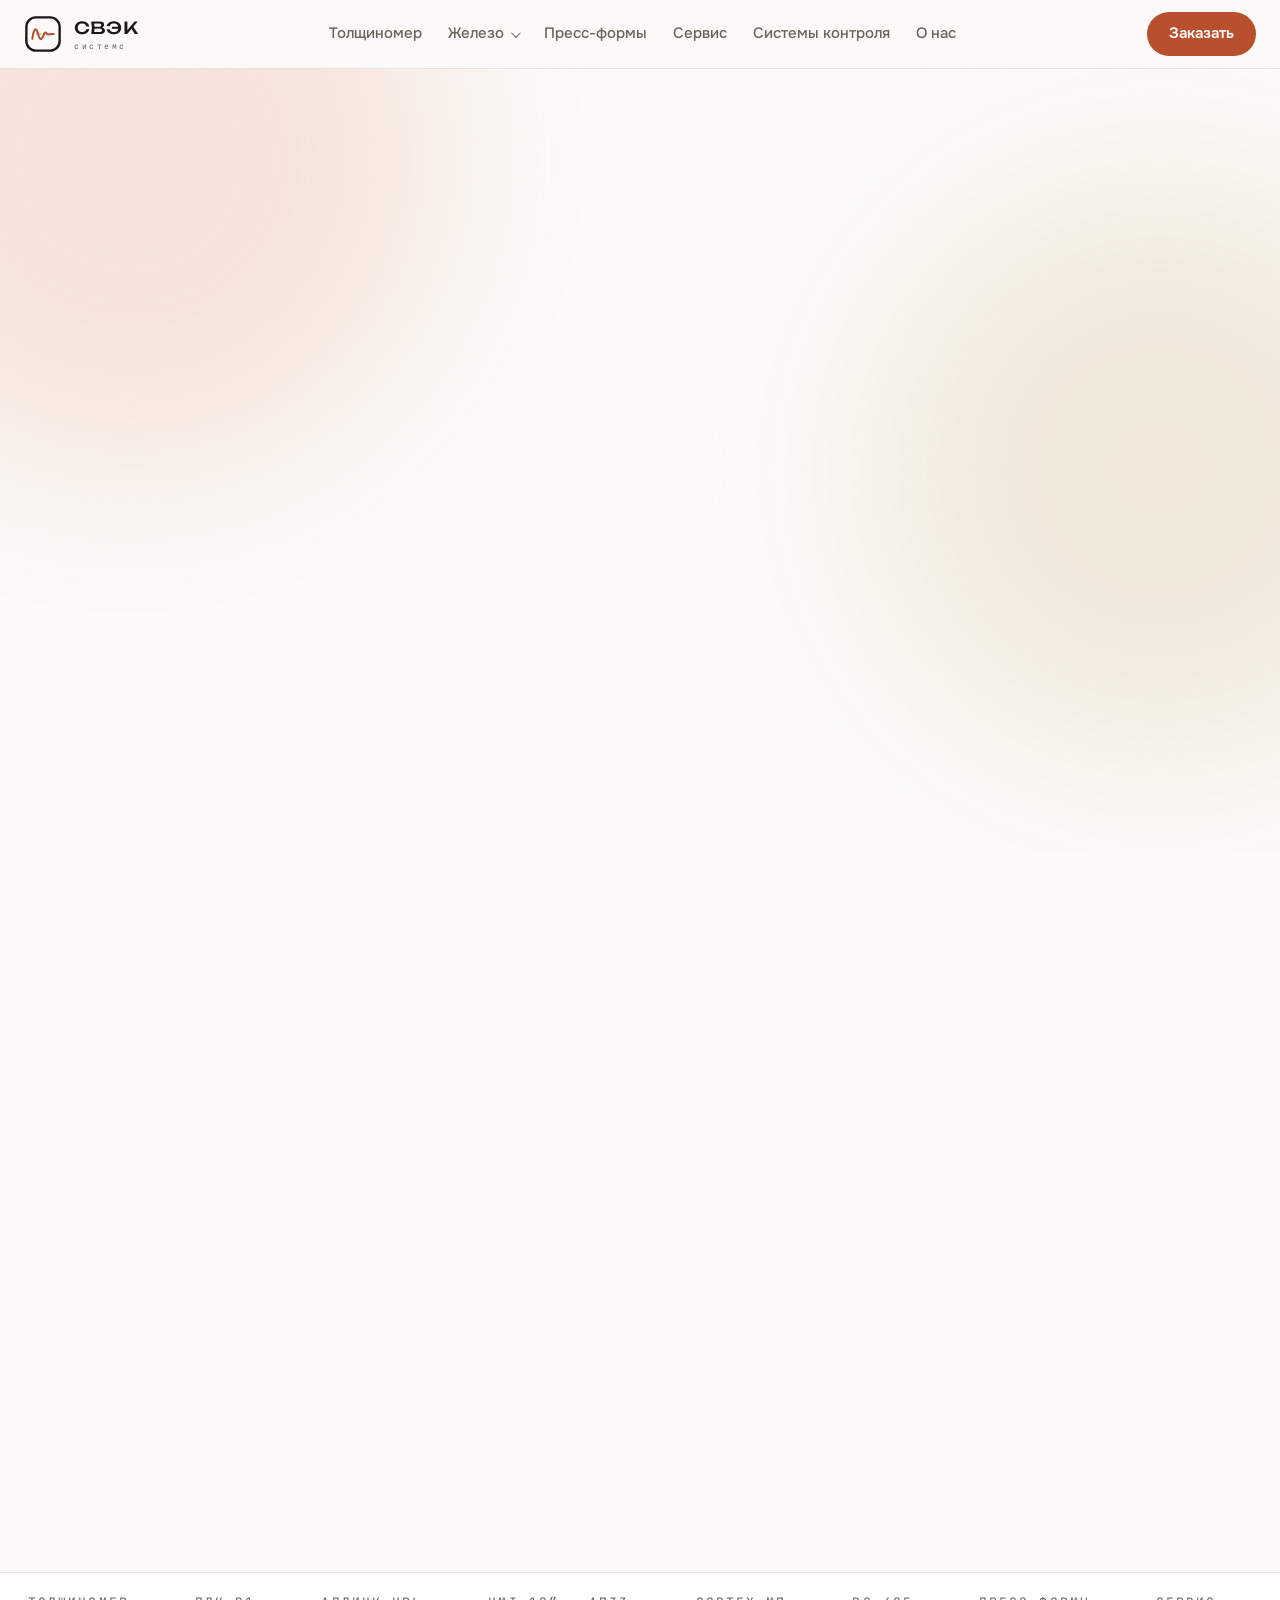
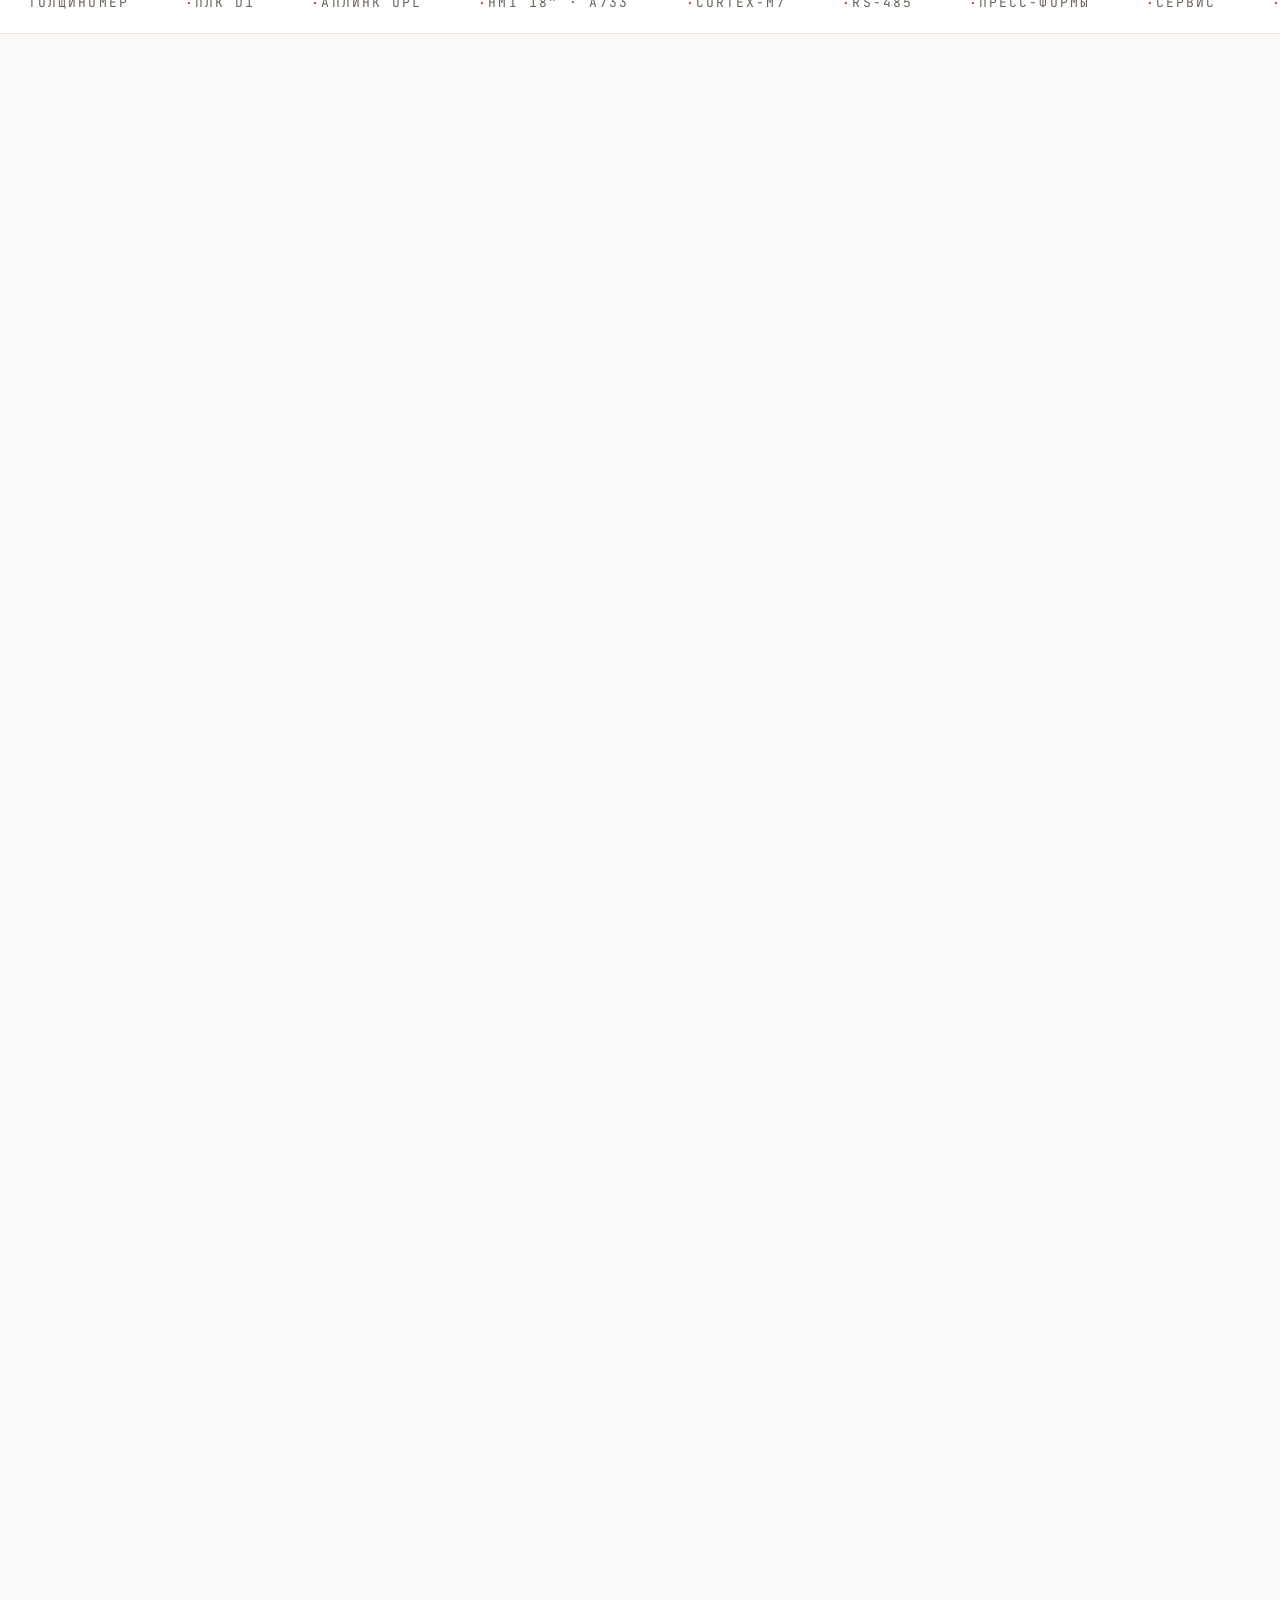
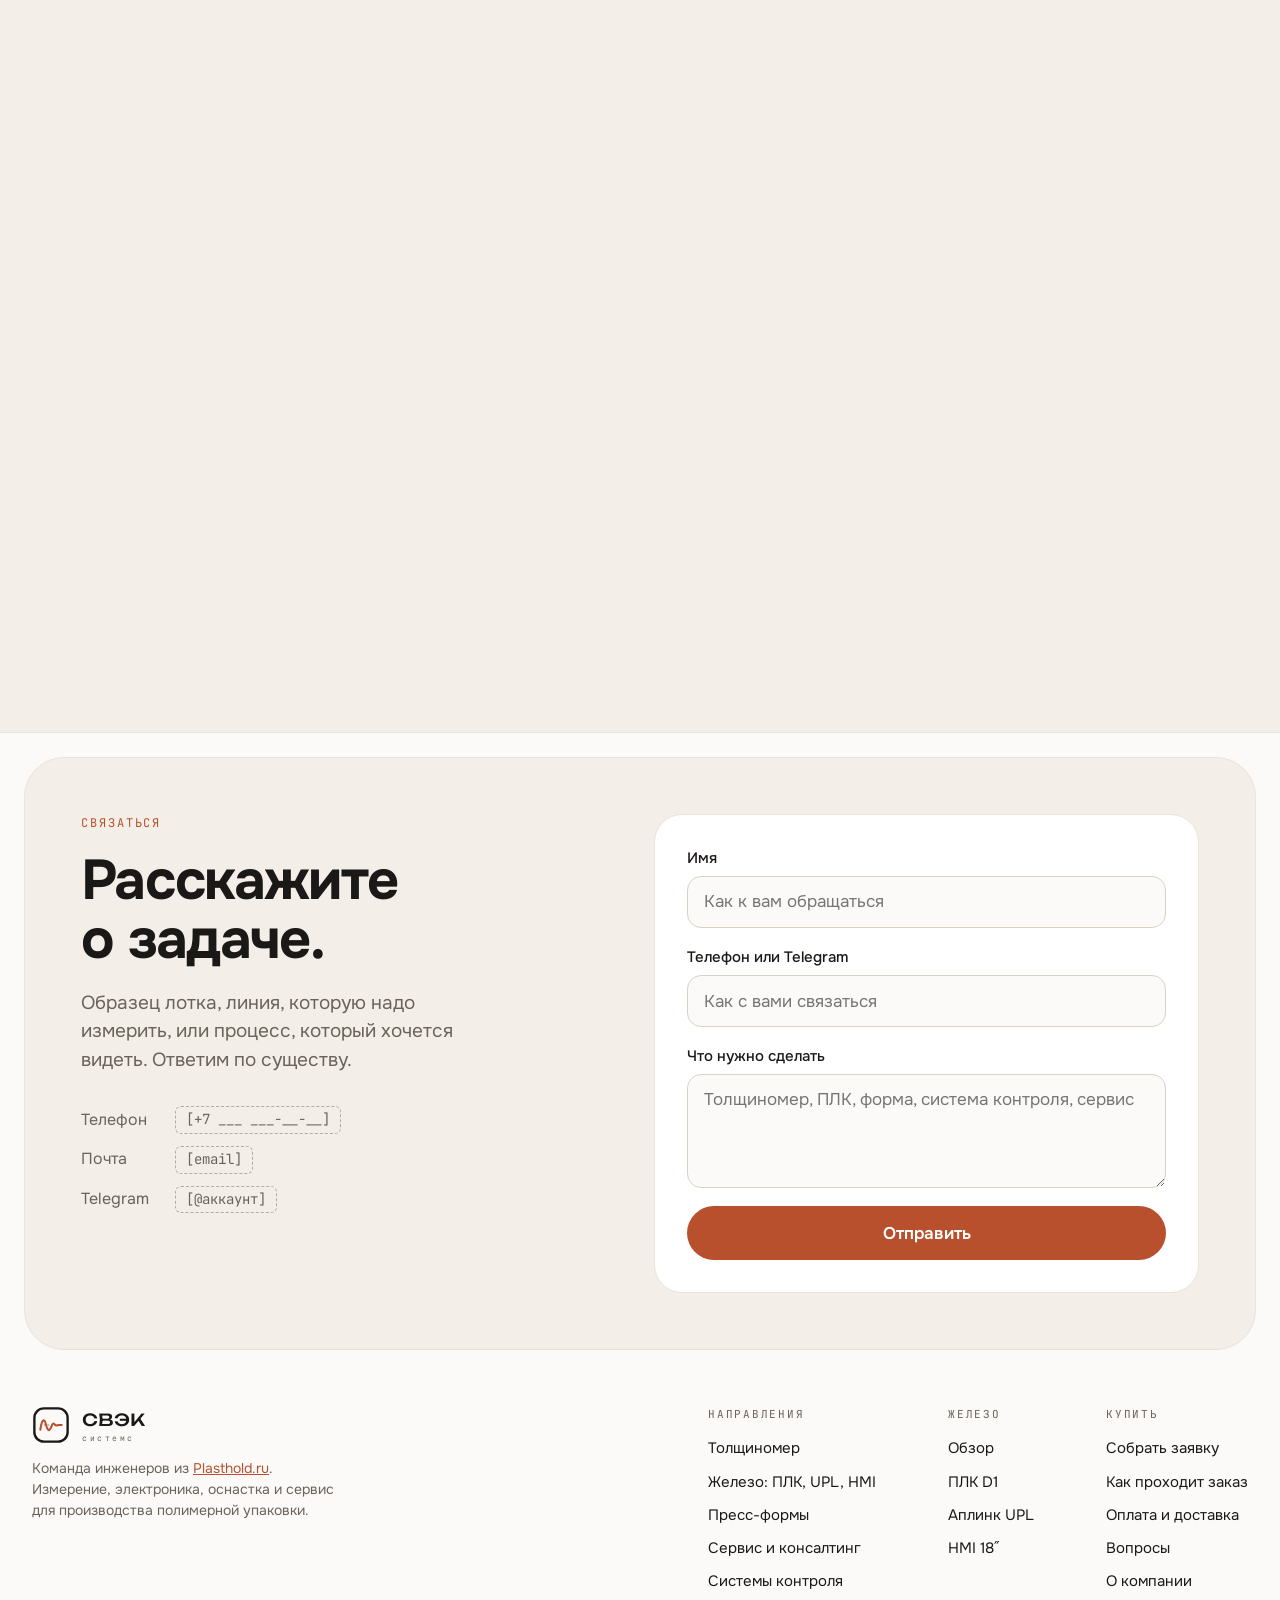
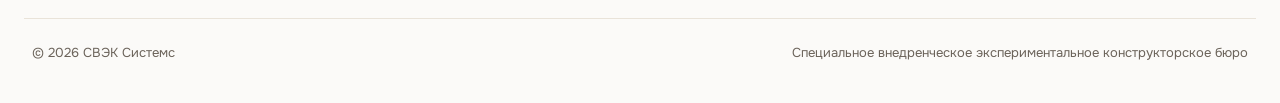
<file: index.html>
<!doctype html>
<html lang="ru">
<head>
<meta charset="utf-8">
<meta name="viewport" content="width=device-width,initial-scale=1">
<title>СВЭК Системс · Инженеры, которые делают упаковку</title>
<meta name="description" content="СВЭК: команда инженеров из Plasthold.ru. Толщиномер, ПЛК, HMI, пресс-формы и сервис для производства полимерной упаковки.">
<script>(function(){var d=document.documentElement;d.classList.add('js');try{if(sessionStorage.getItem('swek_intro'))d.classList.add('nopre');}catch(e){}})();</script>
<link rel="preconnect" href="https://fonts.googleapis.com">
<link rel="preconnect" href="https://fonts.gstatic.com" crossorigin>
<link href="https://fonts.googleapis.com/css2?family=JetBrains+Mono:wght@400;500&family=Onest:wght@400;500;600;700&family=Unbounded:wght@400;500&display=swap" rel="stylesheet">
<link rel="stylesheet" href="site.css">
<style></style>
</head>
<body>
<div id="pre" aria-hidden="true"><iframe data-src="logo.html" title="" tabindex="-1"></iframe><button id="preSkip" type="button">Пропустить</button></div>
<div id="app" style="width:100%;background:#FBFAF8;color:#1B1917;font-family:'Onest',system-ui,sans-serif;font-size:17px;line-height:1.55">
<header class="hdr"><div class="hdr-in"><a class="brand" href="index.html" aria-label="СВЭК Системс, на главную"><svg width="38" height="38" viewBox="0 0 64 64" aria-hidden="true"><rect x="4" y="4" width="56" height="56" rx="16" fill="none" stroke="#1B1917" stroke-width="4"/><line x1="14" y1="32" x2="50" y2="32" stroke="#8A8178" stroke-width="2" stroke-dasharray="3 3"/><path d="M14 40 C17 20 21 20 24 33 C27 44 30 42 33 34 C35 28 37 29 39 32 C41 34 43 32 45 32 H50" fill="none" stroke="#B8502E" stroke-width="3.5" stroke-linecap="round" stroke-linejoin="round"/></svg><span style="display:flex;flex-direction:column;gap:3px"><span style="font-family:'Unbounded',sans-serif;font-size:22px;line-height:1;letter-spacing:.01em">свэк</span><span style="font-family:'JetBrains Mono',monospace;font-size:8px;letter-spacing:.32em;color:#6B635A">системс</span></span></a><nav class="nv" id="navMain" aria-label="Основное меню"><a class="l" href="gauge.html">Толщиномер</a><div class="dd"><a class="" href="hardware.html">Железо</a><div class="dd-m"><a href="hardware.html">Обзор <small>ПЛК · UPL · HMI</small></a><a href="d1.html">ПЛК D1 <small>Cortex-M7</small></a><a href="upl.html">Аплинк UPL <small>мост</small></a><a href="hmi.html">HMI 18″ <small>A733</small></a></div></div><a class="l" href="molds.html">Пресс-формы</a><a class="l" href="service.html">Сервис</a><a class="l" href="control.html">Системы контроля</a><a class="l" href="index.html#about">О нас</a></nav><a class="cta hdr-cta" href="order.html#configurator">Заказать</a><button id="navBtn" aria-label="Меню" aria-expanded="false" aria-controls="navMain"><svg width="22" height="22" viewBox="0 0 22 22" fill="none" stroke="#1B1917" stroke-width="2" stroke-linecap="round"><path d="M3 6H19M3 11H19M3 16H19"/></svg></button></div></header>
<main>
<section style="position:relative;overflow:hidden;padding:clamp(56px,8vw,104px) 0 40px">
<div class="glow" style="width:620px;height:620px;left:-180px;top:-220px;background:#F3D9CC;opacity:.7"></div>
<div class="glow" style="width:560px;height:560px;right:-160px;top:120px;background:#EFE6D6;opacity:.9"></div>
<div class="wrap" style="position:relative;text-align:center">
<div class="eyebrow rv" style="margin-bottom:28px">СВЭК · инженеры из Plasthold.ru</div>
<h1 class="h1 rv" style="font-size:clamp(44px,8.4vw,116px);line-height:.98">Инженеры,<br><span style="color:#B8502E">которые знают,<br>что делают.</span></h1>
<p class="lead rv" style="max-width:860px;margin:36px auto 0;font-size:clamp(18px,2.1vw,24px)">СВЭК — сильная команда инженеров, выросшая внутри <a href="https://plasthold.ru" style="color:#1B1917;font-weight:600">Plasthold.ru</a>, ведущего производителя полимерной упаковки в России и странах СНГ. Мы делаем измерение, электронику и оснастку для линий, на которых сами работаем каждый день.</p>
<div class="rv" style="display:flex;flex-wrap:wrap;justify-content:center;gap:14px;margin-top:44px">
<a class="btn btn-primary" href="gauge.html">Смотреть толщиномер</a>
<a class="btn btn-ghost" href="order.html#configurator">Собрать заявку</a>
</div>
</div>
</section>

<section style="padding:24px 0 72px">
<div class="wrap">
<div class="rv" style="position:relative;border-radius:44px;background:#1B1917;color:#FBFAF8;padding:clamp(24px,4vw,48px);overflow:hidden;box-shadow:0 50px 100px -50px rgba(27,25,23,.6)">
<div style="display:flex;flex-wrap:wrap;justify-content:space-between;align-items:flex-end;gap:16px 32px">
<div><div class="cap" style="color:#B5ABA0">Профиль толщины плёнки по ширине · живая картинка</div>
<div id="lpRead" style="font-size:clamp(44px,7vw,96px);font-weight:700;letter-spacing:-.04em;line-height:1;margin-top:10px;color:#E39A7E">+0,0 %</div></div>
<div style="text-align:right"><div class="cap" style="color:#B5ABA0">Положение датчика</div><div id="lpPos" style="font-size:26px;font-weight:700;letter-spacing:-.02em;margin-top:6px">0 % ширины</div></div>
</div>
<svg id="liveProfile" viewBox="0 0 900 260" width="100%" style="display:block;margin-top:24px" role="img" aria-label="Анимация: профиль толщины плёнки и каретка толщиномера">
<rect x="0" y="0" width="900" height="260" rx="18" fill="#24201E"/>
<g stroke="#3A3532" stroke-width="1"><line x1="40" y1="140" x2="860" y2="140" stroke-dasharray="4 6"/><line x1="40" y1="88" x2="860" y2="88"/><line x1="40" y1="192" x2="860" y2="192"/></g>
<text x="40" y="80" font-family="JetBrains Mono, monospace" font-size="11" fill="#8A8178">+2 %</text>
<text x="40" y="208" font-family="JetBrains Mono, monospace" font-size="11" fill="#8A8178">−2 %</text>
<rect x="40" y="6" width="820" height="6" rx="3" fill="#3A3532"/>
<path class="lp-path" d="" fill="none" stroke="#E39A7E" stroke-width="3.5" stroke-linecap="round" stroke-linejoin="round"/>
<line class="lp-stem" x1="100" y1="24" x2="100" y2="140" stroke="#E39A7E" stroke-width="2"/>
<rect class="lp-car" x="82" y="8" width="36" height="16" rx="5" fill="#B8502E"/>
<circle class="lp-dot" cx="100" cy="140" r="9" fill="#24201E" stroke="#E39A7E" stroke-width="3.5"/>
</svg>
<div style="display:flex;flex-wrap:wrap;gap:12px;margin-top:20px"><span class="dchip">Ёмкостный метод</span><span class="dchip">Лазерный метод</span><span class="dchip">Без контакта с плёнкой</span><span class="dchip">Каретка поперёк ширины</span></div>
</div>
</div>
</section>

<div class="mq" aria-hidden="true"><div class="mq-t"><span>Толщиномер<b>·</b>ПЛК D1<b>·</b>Аплинк UPL<b>·</b>HMI 18″ · A733<b>·</b>Cortex-M7<b>·</b>RS-485<b>·</b>Пресс-формы<b>·</b>Сервис<b>·</b>Plasthold.ru<b>·</b></span><span>Толщиномер<b>·</b>ПЛК D1<b>·</b>Аплинк UPL<b>·</b>HMI 18″ · A733<b>·</b>Cortex-M7<b>·</b>RS-485<b>·</b>Пресс-формы<b>·</b>Сервис<b>·</b>Plasthold.ru<b>·</b></span><span>Толщиномер<b>·</b>ПЛК D1<b>·</b>Аплинк UPL<b>·</b>HMI 18″ · A733<b>·</b>Cortex-M7<b>·</b>RS-485<b>·</b>Пресс-формы<b>·</b>Сервис<b>·</b>Plasthold.ru<b>·</b></span><span>Толщиномер<b>·</b>ПЛК D1<b>·</b>Аплинк UPL<b>·</b>HMI 18″ · A733<b>·</b>Cortex-M7<b>·</b>RS-485<b>·</b>Пресс-формы<b>·</b>Сервис<b>·</b>Plasthold.ru<b>·</b></span></div></div>

<section id="about" class="sec">
<div class="wrap">
<div class="eyebrow rv">Кто мы</div>
<h2 class="h2 rv" style="margin-top:20px;max-width:1000px">Мы не вендор со стороны.<br>Мы сами делаем упаковку.</h2>
<p class="lead rv" style="max-width:820px;margin-top:24px">Всё началось в производстве. Plasthold.ru выпускает полимерную упаковку для России и стран СНГ. Когда готового инструмента не хватало, инженеры делали его сами. Так появились собственные формы, приборы и контроллеры. Теперь они доступны и вам.</p>
<div class="fx" style="margin-top:56px;align-items:stretch">
<div class="card rv" style="flex:1 1 440px;min-width:0;padding:clamp(28px,4vw,48px);background:#1B1917;color:#FBFAF8;border-color:#1B1917;display:flex;flex-direction:column;gap:18px">
<div class="cap" style="color:#B5ABA0">Основа</div>
<div style="font-family:'Unbounded',sans-serif;font-size:clamp(30px,4vw,48px);line-height:1;letter-spacing:.01em">Plasthold<span style="color:#E39A7E">.ru</span></div>
<p class="txt" style="color:#C9C1B6;font-size:18px">Ведущий производитель полимерной упаковки в России и странах СНГ. Термоформовка лотков, экструзия, гранулирование, модификаторы и собственный инструментальный цех.</p>
<div style="display:flex;flex-wrap:wrap;gap:10px"><span class="dchip">Термоформовка</span><span class="dchip">Экструзия</span><span class="dchip">Гранулирование</span><span class="dchip">Модификаторы</span><span class="dchip">Инструментальный цех</span></div>
<a href="https://plasthold.ru" class="btn btn-light" style="align-self:flex-start;margin-top:8px">plasthold.ru</a>
</div>
<div class="card rv" style="flex:1 1 440px;min-width:0;padding:clamp(28px,4vw,48px);display:flex;flex-direction:column;gap:18px">
<div class="cap">Команда</div>
<div style="display:flex;align-items:center;gap:16px"><svg width="64" height="64" viewBox="0 0 64 64" aria-hidden="true"><rect x="4" y="4" width="56" height="56" rx="16" fill="none" stroke="#1B1917" stroke-width="4"/><line x1="14" y1="32" x2="50" y2="32" stroke="#8A8178" stroke-width="2" stroke-dasharray="3 3"/><path d="M14 40 C17 20 21 20 24 33 C27 44 30 42 33 34 C35 28 37 29 39 32 C41 34 43 32 45 32 H50" fill="none" stroke="#B8502E" stroke-width="3.5" stroke-linecap="round" stroke-linejoin="round"/></svg><div style="font-family:'Unbounded',sans-serif;font-size:clamp(30px,4vw,48px);line-height:1">свэк</div></div>
<p class="txt" style="font-size:18px">Специальное внедренческое экспериментальное конструкторское бюро. Инженеры-электронщики, программисты, конструкторы оснастки и технологи. Всё, что мы продаём, мы сначала запускаем на своих линиях.</p>
<div style="display:flex;flex-wrap:wrap;gap:10px"><span class="chip"><i></i>Электроника</span><span class="chip"><i></i>Прошивки</span><span class="chip"><i></i>Оснастка</span><span class="chip"><i></i>Технология</span></div>
</div>
</div>

<div class="fx" style="margin-top:20px">
<div class="card rv tile" style="flex:1 1 240px"><div class="num">01</div><div class="ttl">Знаем боль изнутри</div><p class="txt">Простои, брак, разнотолщинность, ручной учёт. Мы с этим живём, а не изучаем по презентациям.</p></div>
<div class="card rv tile" style="flex:1 1 240px"><div class="num">02</div><div class="ttl">Делаем своё</div><p class="txt">Контроллер, аплинк, панель, прибор и оснастка разработаны у нас. От схемы и прошивки до корпуса и формы.</p></div>
<div class="card rv tile" style="flex:1 1 240px"><div class="num">03</div><div class="ttl">Проверяем на себе</div><p class="txt">Каждое решение сначала работает на линиях Plasthold.ru. Потом попадает к вам, уже с практикой.</p></div>
<div class="card rv tile" style="flex:1 1 240px"><div class="num">04</div><div class="ttl">Остаёмся рядом</div><p class="txt">Поддержка идёт напрямую от разработчиков, без цепочки посредников.</p></div>
</div>

<div class="card rv" style="margin-top:20px;padding:clamp(24px,3.5vw,40px)">
<div class="cap" style="margin-bottom:18px">Plasthold.ru в цифрах</div>
<div class="fx" style="gap:28px 40px">
<div style="flex:1 1 200px"><div class="stat"><span class="ph">[__]</span></div><div class="txt" style="margin-top:8px">лет на рынке</div></div>
<div style="flex:1 1 200px"><div class="stat"><span class="ph">[__]</span></div><div class="txt" style="margin-top:8px">тонн продукции в месяц</div></div>
<div style="flex:1 1 200px"><div class="stat"><span class="ph">[__]</span></div><div class="txt" style="margin-top:8px">производственных линий</div></div>
<div style="flex:1 1 200px"><div class="stat"><span class="ph">[__]</span></div><div class="txt" style="margin-top:8px">стран поставок</div></div>
</div></div>
</div>
</section>

<section class="sec alt">
<div class="wrap">
<div class="eyebrow rv">01 · Флагман</div>
<div class="fx" style="margin-top:20px;gap:40px 64px;align-items:center">
<div class="c" style="flex:1 1 440px">
<h2 class="h2 rv">Толщиномер.<br><span style="color:#B8502E">Без контакта.</span></h2>
<p class="lead rv" style="margin-top:24px">Бесконтактный прибор для плоскощелевой экструзии. Два метода измерения, ёмкостный и лазерный, работают вместе. Прибор видит профиль плёнки по всей ширине и показывает, где пора подкрутить губу.</p>
<div class="rv" style="display:flex;flex-direction:column;gap:14px;margin-top:32px">
<div style="display:flex;gap:14px"><span class="num" style="min-width:28px">→</span><span><b>Меньше брака.</b> Отклонение видно сразу, а не после рулона.</span></div>
<div style="display:flex;gap:14px"><span class="num" style="min-width:28px">→</span><span><b>Экономия сырья.</b> Плёнка идёт ближе к целевой толщине.</span></div>
<div style="display:flex;gap:14px"><span class="num" style="min-width:28px">→</span><span><b>Своё железо.</b> ПЛК, аплинк и панель собственной разработки.</span></div>
</div>
<div class="rv" style="display:flex;flex-wrap:wrap;align-items:baseline;gap:8px 16px;margin-top:36px"><span style="font-size:clamp(34px,4.4vw,56px);font-weight:700;letter-spacing:-.03em">от 420 000 ₽</span><span class="txt">цена прибора [подтвердить]</span></div>
<div class="rv" style="display:flex;flex-wrap:wrap;gap:14px;margin-top:28px"><a class="btn btn-primary" href="gauge.html">Подробнее и расчёт окупаемости</a><a class="btn btn-ghost" href="order.html#configurator">Заказать</a></div>
</div>
<div class="c rv" style="flex:1 1 440px"><div class="card" style="padding:14px;border-radius:40px"><img src="photo-1.webp" alt="Толщиномер СВЭК на линии" style="display:block;width:100%;height:auto;border-radius:28px"></div></div>
</div>
</div>
</section>

<section class="sec">
<div class="wrap">
<div class="eyebrow rv">02 · Железо</div>
<h2 class="h2 rv" style="margin-top:20px;max-width:980px">Контроллер, аплинк и панель.<br>Всё своё.</h2>
<p class="lead rv" style="max-width:820px;margin-top:24px">Три модуля на одной шине RS-485. На них построен и наш толщиномер. Можно взять один модуль в свою систему или собрать связку целиком.</p>
<div class="fx" style="margin-top:56px;align-items:stretch">
<a class="card rv lift hcard" href="d1.html" style="flex:1 1 320px;min-width:0;text-decoration:none;color:#1B1917;padding:32px;display:flex;flex-direction:column;gap:14px;background:linear-gradient(180deg,#fff,#F7F3EC)">
<div class="num">ПЛК D1</div><div class="ttl" style="font-size:28px">Контроллер на Cortex-M7</div>
<div class="hov" style="max-width:200px;margin:8px auto"><svg viewBox="0 0 240 330" width="100%" role="img" aria-label="ПЛК D1, вид спереди" style="display:block;height:auto"><defs><linearGradient id="hDGl" x1="0" y1="0" x2="1" y2="1"><stop offset="0" stop-color="#2B2725"/><stop offset="0.5" stop-color="#0F0D0C"/><stop offset="1" stop-color="#1C1816"/></linearGradient><linearGradient id="hDBd" x1="0" y1="0" x2="0" y2="1"><stop offset="0" stop-color="#CF6540"/><stop offset="1" stop-color="#B9512D"/></linearGradient></defs><ellipse cx="120" cy="320" rx="104" ry="8" fill="#1B1917" opacity="0.10"/><rect x="10" y="8" width="220" height="308" rx="20" fill="url(#hDBd)"/><rect x="10" y="8" width="220" height="308" rx="20" fill="none" stroke="#9A4020" stroke-width="1.2"/><rect x="22" y="20" width="152" height="108" rx="7" fill="url(#hDGl)"/><g opacity="0.9"><rect x="30" y="28" width="60" height="6" rx="3" fill="#6B635A"/><path d="M30 100 C46 70 56 112 72 88 S104 64 120 84 S152 100 166 72" fill="none" stroke="#E39A7E" stroke-width="2.4" stroke-linecap="round"/><line x1="30" y1="86" x2="166" y2="86" stroke="#4B4642" stroke-dasharray="3 4"/><rect x="30" y="108" width="36" height="12" rx="3" fill="#3A3532"/><rect x="72" y="108" width="36" height="12" rx="3" fill="#3A3532"/></g><path d="M22 20 H110 L74 128 H22Z" fill="#fff" opacity="0.05"/><circle cx="193" cy="40" r="6" fill="#8E3D1D"/><circle cx="193" cy="40" r="3.2" fill="#7CD65A" class="anim-pulse"/><circle cx="193" cy="62" r="6" fill="#8E3D1D"/><circle cx="193" cy="62" r="3.2" fill="#7CD65A" /><circle cx="193" cy="84" r="6" fill="#8E3D1D"/><circle cx="193" cy="84" r="3.2" fill="#F2C14E" /><circle cx="193" cy="106" r="6" fill="#8E3D1D"/><circle cx="193" cy="106" r="3.2" fill="#F2C14E" /><rect x="22" y="138" width="92" height="160" rx="6" fill="#C45A36"/><g stroke="#A2431F" stroke-width="2" opacity="0.5"><line x1="24.0" y1="142" x2="24.0" y2="294"/><line x1="29.6" y1="142" x2="29.6" y2="294"/><line x1="35.2" y1="142" x2="35.2" y2="294"/><line x1="40.8" y1="142" x2="40.8" y2="294"/><line x1="46.4" y1="142" x2="46.4" y2="294"/><line x1="52.0" y1="142" x2="52.0" y2="294"/><line x1="57.599999999999994" y1="142" x2="57.599999999999994" y2="294"/><line x1="63.199999999999996" y1="142" x2="63.199999999999996" y2="294"/><line x1="68.8" y1="142" x2="68.8" y2="294"/><line x1="74.4" y1="142" x2="74.4" y2="294"/><line x1="80.0" y1="142" x2="80.0" y2="294"/><line x1="85.6" y1="142" x2="85.6" y2="294"/><line x1="91.19999999999999" y1="142" x2="91.19999999999999" y2="294"/><line x1="96.8" y1="142" x2="96.8" y2="294"/><line x1="102.39999999999999" y1="142" x2="102.39999999999999" y2="294"/><line x1="108.0" y1="142" x2="108.0" y2="294"/></g><rect x="64" y="168" width="9" height="26" rx="4.5" fill="#2A2725" stroke="#7A3519" stroke-width="1"/><rect x="66.4" y="172" width="4.2" height="18" rx="2" fill="#0F0D0C"/><rect x="122" y="138" width="98" height="170" rx="9" fill="#B34E2B"/><rect x="130" y="146" width="82" height="154" rx="5" fill="#2E7D2B" opacity="0.18"/><rect x="132" y="148" width="38" height="13" rx="2" fill="#63D144"/><rect x="158" y="148" width="12" height="13" rx="2" fill="#3FA52B"/><circle cx="164" cy="154.5" r="2" fill="#1F5C1A"/><rect x="132" y="163" width="38" height="13" rx="2" fill="#63D144"/><rect x="158" y="163" width="12" height="13" rx="2" fill="#3FA52B"/><circle cx="164" cy="169.5" r="2" fill="#1F5C1A"/><rect x="132" y="178" width="38" height="13" rx="2" fill="#63D144"/><rect x="158" y="178" width="12" height="13" rx="2" fill="#3FA52B"/><circle cx="164" cy="184.5" r="2" fill="#1F5C1A"/><rect x="132" y="193" width="38" height="13" rx="2" fill="#63D144"/><rect x="158" y="193" width="12" height="13" rx="2" fill="#3FA52B"/><circle cx="164" cy="199.5" r="2" fill="#1F5C1A"/><rect x="132" y="208" width="38" height="13" rx="2" fill="#63D144"/><rect x="158" y="208" width="12" height="13" rx="2" fill="#3FA52B"/><circle cx="164" cy="214.5" r="2" fill="#1F5C1A"/><rect x="132" y="223" width="38" height="13" rx="2" fill="#63D144"/><rect x="158" y="223" width="12" height="13" rx="2" fill="#3FA52B"/><circle cx="164" cy="229.5" r="2" fill="#1F5C1A"/><rect x="132" y="238" width="38" height="13" rx="2" fill="#63D144"/><rect x="158" y="238" width="12" height="13" rx="2" fill="#3FA52B"/><circle cx="164" cy="244.5" r="2" fill="#1F5C1A"/><rect x="132" y="253" width="38" height="13" rx="2" fill="#63D144"/><rect x="158" y="253" width="12" height="13" rx="2" fill="#3FA52B"/><circle cx="164" cy="259.5" r="2" fill="#1F5C1A"/><rect x="132" y="268" width="38" height="13" rx="2" fill="#63D144"/><rect x="158" y="268" width="12" height="13" rx="2" fill="#3FA52B"/><circle cx="164" cy="274.5" r="2" fill="#1F5C1A"/><rect x="132" y="283" width="38" height="13" rx="2" fill="#63D144"/><rect x="158" y="283" width="12" height="13" rx="2" fill="#3FA52B"/><circle cx="164" cy="289.5" r="2" fill="#1F5C1A"/><rect x="172" y="148" width="38" height="13" rx="2" fill="#63D144"/><rect x="198" y="148" width="12" height="13" rx="2" fill="#3FA52B"/><circle cx="204" cy="154.5" r="2" fill="#1F5C1A"/><rect x="172" y="163" width="38" height="13" rx="2" fill="#63D144"/><rect x="198" y="163" width="12" height="13" rx="2" fill="#3FA52B"/><circle cx="204" cy="169.5" r="2" fill="#1F5C1A"/><rect x="172" y="178" width="38" height="13" rx="2" fill="#63D144"/><rect x="198" y="178" width="12" height="13" rx="2" fill="#3FA52B"/><circle cx="204" cy="184.5" r="2" fill="#1F5C1A"/><rect x="172" y="193" width="38" height="13" rx="2" fill="#63D144"/><rect x="198" y="193" width="12" height="13" rx="2" fill="#3FA52B"/><circle cx="204" cy="199.5" r="2" fill="#1F5C1A"/><rect x="172" y="208" width="38" height="13" rx="2" fill="#63D144"/><rect x="198" y="208" width="12" height="13" rx="2" fill="#3FA52B"/><circle cx="204" cy="214.5" r="2" fill="#1F5C1A"/><rect x="172" y="223" width="38" height="13" rx="2" fill="#63D144"/><rect x="198" y="223" width="12" height="13" rx="2" fill="#3FA52B"/><circle cx="204" cy="229.5" r="2" fill="#1F5C1A"/><rect x="172" y="238" width="38" height="13" rx="2" fill="#63D144"/><rect x="198" y="238" width="12" height="13" rx="2" fill="#3FA52B"/><circle cx="204" cy="244.5" r="2" fill="#1F5C1A"/><rect x="172" y="253" width="38" height="13" rx="2" fill="#63D144"/><rect x="198" y="253" width="12" height="13" rx="2" fill="#3FA52B"/><circle cx="204" cy="259.5" r="2" fill="#1F5C1A"/><rect x="172" y="268" width="38" height="13" rx="2" fill="#63D144"/><rect x="198" y="268" width="12" height="13" rx="2" fill="#3FA52B"/><circle cx="204" cy="274.5" r="2" fill="#1F5C1A"/><rect x="172" y="283" width="38" height="13" rx="2" fill="#63D144"/><rect x="198" y="283" width="12" height="13" rx="2" fill="#3FA52B"/><circle cx="204" cy="289.5" r="2" fill="#1F5C1A"/><rect x="60" y="296" width="54" height="17" rx="3.5" fill="#E9E4DA" stroke="#C9C1B3"/><text x="87.0" y="308.5" font-family="Unbounded, sans-serif" font-size="10" fill="#6B635A" text-anchor="middle">SWEK</text></svg></div>
<p class="txt">4 независимые линии RS-485, питание 24 В, 8 DI и 8 DO, экран, прошивка через USB Type-C.</p>
<span style="color:#B8502E;font-weight:600;margin-top:auto">Смотреть D1 →</span></a>
<a class="card rv lift hcard" href="upl.html" style="flex:1 1 320px;min-width:0;text-decoration:none;color:#1B1917;padding:32px;display:flex;flex-direction:column;gap:14px;background:linear-gradient(180deg,#fff,#F7F3EC)">
<div class="num">UPL</div><div class="ttl" style="font-size:28px">Аплинк: мост в сеть</div>
<div class="hov" style="max-width:110px;margin:8px auto"><svg viewBox="0 0 130 330" width="100%" role="img" aria-label="Аплинк UPL, вид спереди" style="display:block;height:auto"><defs><linearGradient id="hUBd" x1="0" y1="0" x2="0" y2="1"><stop offset="0" stop-color="#CF6540"/><stop offset="1" stop-color="#B9512D"/></linearGradient></defs><ellipse cx="65" cy="320" rx="56" ry="8" fill="#1B1917" opacity="0.10"/><rect x="10" y="8" width="110" height="308" rx="18" fill="url(#hUBd)"/><rect x="10" y="8" width="110" height="308" rx="18" fill="none" stroke="#9A4020" stroke-width="1.2"/><rect x="22" y="22" width="86" height="96" rx="10" fill="#1E1B19"/><circle cx="30" cy="32" r="3" fill="#0A0908"/><circle cx="100" cy="32" r="3" fill="#0A0908"/><circle cx="65" cy="70" r="31" fill="#2B2725"/><circle cx="65" cy="70" r="25" fill="#171413"/><rect x="45" y="53" width="40" height="34" rx="3" fill="#0A0908"/><rect x="51" y="58" width="28" height="14" rx="2" fill="#2B2725"/><rect x="22" y="128" width="86" height="96" rx="10" fill="#1E1B19"/><circle cx="30" cy="138" r="3" fill="#0A0908"/><circle cx="100" cy="138" r="3" fill="#0A0908"/><circle cx="65" cy="176" r="31" fill="#2B2725"/><circle cx="65" cy="176" r="25" fill="#171413"/><rect x="45" y="159" width="40" height="34" rx="3" fill="#0A0908"/><rect x="51" y="164" width="28" height="14" rx="2" fill="#2B2725"/><circle cx="80" cy="66" r="3" fill="#7CD65A" class="anim-pulse"/><circle cx="80" cy="172" r="3" fill="#F2C14E" class="anim-pulse"/><rect x="22" y="236" width="86" height="64" rx="6" fill="#C45A36"/><g stroke="#A2431F" stroke-width="2" opacity="0.5"><line x1="24.0" y1="240" x2="24.0" y2="296"/><line x1="29.6" y1="240" x2="29.6" y2="296"/><line x1="35.2" y1="240" x2="35.2" y2="296"/><line x1="40.8" y1="240" x2="40.8" y2="296"/><line x1="46.4" y1="240" x2="46.4" y2="296"/><line x1="52.0" y1="240" x2="52.0" y2="296"/><line x1="57.599999999999994" y1="240" x2="57.599999999999994" y2="296"/><line x1="63.199999999999996" y1="240" x2="63.199999999999996" y2="296"/><line x1="68.8" y1="240" x2="68.8" y2="296"/><line x1="74.4" y1="240" x2="74.4" y2="296"/><line x1="80.0" y1="240" x2="80.0" y2="296"/><line x1="85.6" y1="240" x2="85.6" y2="296"/><line x1="91.19999999999999" y1="240" x2="91.19999999999999" y2="296"/><line x1="96.8" y1="240" x2="96.8" y2="296"/><line x1="102.39999999999999" y1="240" x2="102.39999999999999" y2="296"/></g><rect x="38" y="294" width="54" height="17" rx="3.5" fill="#E9E4DA" stroke="#C9C1B3"/><text x="65.0" y="306.5" font-family="Unbounded, sans-serif" font-size="10" fill="#6B635A" text-anchor="middle">SWEK</text></svg></div>
<p class="txt">Узкий модуль с двумя портами RJ45. Соединяет шину RS-485 с внешним миром. Подробности по запросу.</p>
<span style="color:#B8502E;font-weight:600;margin-top:auto">Смотреть UPL →</span></a>
<a class="card rv lift hcard" href="hmi.html" style="flex:1 1 320px;min-width:0;text-decoration:none;color:#1B1917;padding:32px;display:flex;flex-direction:column;gap:14px;background:linear-gradient(180deg,#fff,#F7F3EC)">
<div class="num">HMI 18″</div><div class="ttl" style="font-size:28px">Панель оператора на A733</div>
<div class="hov" style="margin:8px auto;width:100%;max-width:330px"><svg viewBox="0 0 480 340" width="100%" role="img" aria-label="Панель оператора HMI 18 дюймов" style="display:block;height:auto"><defs><linearGradient id="hHBz" x1="0" y1="0" x2="0" y2="1"><stop offset="0" stop-color="#2E2A27"/><stop offset="1" stop-color="#171413"/></linearGradient><clipPath id="hHCl"><rect x="22" y="22" width="436" height="268" rx="10"/></clipPath></defs><ellipse cx="240" cy="326" rx="190" ry="9" fill="#1B1917" opacity="0.10"/><rect x="6" y="6" width="468" height="300" rx="26" fill="url(#hHBz)"/><rect x="6" y="6" width="468" height="300" rx="26" fill="none" stroke="#4B4642" stroke-width="1.5"/><g clip-path="url(#hHCl)"><g transform="translate(22 22)"><rect width="436" height="268" fill="#0F0D0C"/><rect width="436" height="30" fill="#1B1917"/><rect x="12" y="10" width="54" height="10" rx="5" fill="#B8502E"/><rect x="330" y="10" width="46" height="10" rx="5" fill="#3A3532"/><circle cx="398" cy="15" r="5" fill="#7CD65A"/><rect x="408" y="10" width="16" height="10" rx="3" fill="#3A3532"/><rect y="30" width="64" height="238" fill="#151210"/><rect x="12" y="44" width="40" height="30" rx="8" fill="#B8502E"/><rect x="12" y="84" width="40" height="30" rx="8" fill="#26221F"/><rect x="12" y="124" width="40" height="30" rx="8" fill="#26221F"/><rect x="12" y="164" width="40" height="30" rx="8" fill="#26221F"/><rect x="12" y="204" width="40" height="30" rx="8" fill="#26221F"/><rect x="76" y="42" width="348" height="106" rx="10" fill="#1B1917"/><path d="M86 124 C110 82 130 130 156 100 S206 66 232 96 S284 130 312 94 S364 80 414 104" fill="none" stroke="#E39A7E" stroke-width="3" stroke-linecap="round"/><line x1="86" y1="104" x2="414" y2="104" stroke="#4B4642" stroke-dasharray="4 5"/><rect x="76" y="160" width="110" height="46" rx="8" fill="#1B1917"/><rect x="88" y="170" width="40" height="6" rx="3" fill="#4B4642"/><rect x="88" y="184" width="62" height="12" rx="4" fill="#EDE6DA"/><rect x="195" y="160" width="110" height="46" rx="8" fill="#1B1917"/><rect x="207" y="170" width="40" height="6" rx="3" fill="#4B4642"/><rect x="207" y="184" width="62" height="12" rx="4" fill="#E39A7E"/><rect x="314" y="160" width="110" height="46" rx="8" fill="#1B1917"/><rect x="326" y="170" width="40" height="6" rx="3" fill="#4B4642"/><rect x="326" y="184" width="62" height="12" rx="4" fill="#EDE6DA"/><rect x="76" y="216" width="348" height="40" rx="8" fill="#1B1917"/><rect x="88" y="238" width="8" height="6" rx="2" fill="#B8502E" opacity="0.5"/><rect x="102" y="231" width="8" height="13" rx="2" fill="#B8502E" opacity="0.7"/><rect x="116" y="224" width="8" height="20" rx="2" fill="#B8502E" opacity="0.9"/><rect x="130" y="235" width="8" height="9" rx="2" fill="#B8502E" opacity="0.5"/><rect x="144" y="228" width="8" height="16" rx="2" fill="#B8502E" opacity="0.7"/><rect x="158" y="221" width="8" height="23" rx="2" fill="#B8502E" opacity="0.9"/><rect x="172" y="232" width="8" height="12" rx="2" fill="#B8502E" opacity="0.5"/><rect x="186" y="225" width="8" height="19" rx="2" fill="#B8502E" opacity="0.7"/><rect x="200" y="236" width="8" height="8" rx="2" fill="#B8502E" opacity="0.9"/><rect x="214" y="229" width="8" height="15" rx="2" fill="#B8502E" opacity="0.5"/><rect x="228" y="222" width="8" height="22" rx="2" fill="#B8502E" opacity="0.7"/><rect x="242" y="233" width="8" height="11" rx="2" fill="#B8502E" opacity="0.9"/><rect x="256" y="226" width="8" height="18" rx="2" fill="#B8502E" opacity="0.5"/><rect x="270" y="237" width="8" height="7" rx="2" fill="#B8502E" opacity="0.7"/><rect x="284" y="230" width="8" height="14" rx="2" fill="#B8502E" opacity="0.9"/><rect x="298" y="223" width="8" height="21" rx="2" fill="#B8502E" opacity="0.5"/><rect x="312" y="234" width="8" height="10" rx="2" fill="#B8502E" opacity="0.7"/><rect x="326" y="227" width="8" height="17" rx="2" fill="#B8502E" opacity="0.9"/><rect x="340" y="238" width="8" height="6" rx="2" fill="#B8502E" opacity="0.5"/><rect x="354" y="231" width="8" height="13" rx="2" fill="#B8502E" opacity="0.7"/><rect x="368" y="224" width="8" height="20" rx="2" fill="#B8502E" opacity="0.9"/><rect x="382" y="235" width="8" height="9" rx="2" fill="#B8502E" opacity="0.5"/><rect x="396" y="228" width="8" height="16" rx="2" fill="#B8502E" opacity="0.7"/><rect x="410" y="221" width="8" height="23" rx="2" fill="#B8502E" opacity="0.9"/></g></g><path d="M22 22 H260 L180 290 H22Z" fill="#fff" opacity="0.035" clip-path="url(#hHCl)"/><circle cx="240" cy="298" r="3" fill="#B8502E"/><rect x="170" y="306" width="140" height="14" rx="6" fill="#B9512D"/></svg></div>
<p class="txt">Восьмиядерный процессор Allwinner A733. Профиль, тренды, рецепты и события на одном экране.</p>
<span style="color:#B8502E;font-weight:600;margin-top:auto">Смотреть HMI →</span></a>
</div>

<div class="dark rv" style="margin-top:20px;padding:clamp(28px,5vw,64px);position:relative;overflow:hidden">
<div class="eyebrow">Мощность</div>
<h3 style="margin:16px 0 0;font-size:clamp(28px,4vw,48px);line-height:1.05;letter-spacing:-.03em;font-weight:700;max-width:760px">Вычислитель с запасом на вашу задачу.</h3>
<div class="fx" style="margin-top:40px;gap:32px 48px">
<div style="flex:1 1 180px"><div class="stat" data-count="4">4</div><div class="txt" style="margin-top:10px">независимые линии RS-485 на каждом D1</div></div>
<div style="flex:1 1 180px"><div class="stat"><span data-count="8">8</span>+<span data-count="8">8</span></div><div class="txt" style="margin-top:10px">дискретных входов и выходов</div></div>
<div style="flex:1 1 180px"><div class="stat"><span data-count="24">24</span> В</div><div class="txt" style="margin-top:10px">стандартное промышленное питание</div></div>
<div style="flex:1 1 180px"><div class="stat" style="font-size:clamp(34px,4.4vw,60px)">M7 + A733</div><div class="txt" style="margin-top:10px">контроллер реального времени и мощная панель</div></div>
</div>
<div style="margin-top:40px;display:flex;flex-direction:column;gap:14px;max-width:760px">
<div><div class="cap" style="margin-bottom:8px">Cortex-M7 · реальное время</div><div class="lb"><i class="b1"></i></div></div>
<div><div class="cap" style="margin-bottom:8px">Allwinner A733 · визуализация и данные</div><div class="lb"><i class="b3"></i></div></div>
</div>
<div style="margin-top:32px"><a class="btn btn-light" href="hardware.html">Вся архитектура</a></div>
</div>
</div>
</section>

<section class="sec alt">
<div class="wrap">
<div class="eyebrow rv">03 · Пресс-формы</div>
<h2 class="h2 rv" style="margin-top:20px;max-width:980px">Оснастка для термоформовки.<br><span style="color:#B8502E">Из нашего цеха.</span></h2>
<p class="lead rv" style="max-width:820px;margin-top:24px">Матрицы, пуансоны и сменные части для лотков и упаковки. У нас свой инструментальный цех, поэтому мы проектируем форму под вашу машину, ваш лоток и ваш материал.</p>
<div class="rv video" style="margin-top:48px"><iframe src="mold.html" title="Анимация: разбор пресс-формы, формовка ленты, готовые лотки" loading="lazy"></iframe></div>
<div class="cap rv" style="margin-top:16px;text-align:center">Разбор формы · формовка ленты · готовые лотки</div>
<div class="rv" style="display:flex;flex-wrap:wrap;justify-content:center;gap:14px;margin-top:36px"><a class="btn btn-primary" href="molds.html">Как мы делаем формы</a><a class="btn btn-ghost" href="order.html#configurator">Прислать образец лотка</a></div>
</div>
</section>

<section class="sec">
<div class="wrap">
<div class="fx" style="align-items:stretch;gap:20px">
<div class="card rv" style="flex:1 1 440px;min-width:0;padding:clamp(28px,4vw,48px);display:flex;flex-direction:column;gap:18px">
<div class="eyebrow">04 · Сервис</div>
<h2 class="h2" style="font-size:clamp(30px,4vw,48px)">Линия работает.<br>Без сюрпризов.</h2>
<p class="txt" style="font-size:18px">Пусконаладка, обучение, плановое обслуживание, ремонт и консалтинг. Приезжают люди, которые сами эксплуатируют такие линии.</p>
<a class="btn btn-ghost" href="service.html" style="align-self:flex-start;margin-top:auto">Сервис и консалтинг</a>
</div>
<div class="card rv" style="flex:1 1 440px;min-width:0;padding:clamp(28px,4vw,48px);display:flex;flex-direction:column;gap:18px">
<div class="eyebrow">05 · Системы контроля</div>
<h2 class="h2" style="font-size:clamp(30px,4vw,48px)">Производство,<br>которое видно.</h2>
<p class="txt" style="font-size:18px">От датчиков в цехе до экранов и отчётов. Сначала цех, потом экран: всё, что живёт в таблицах и памяти, становится данными.</p>
<a class="btn btn-ghost" href="control.html" style="align-self:flex-start;margin-top:auto">Системы контроля</a>
</div>
</div>
</div>
</section>

<section class="sec alt">
<div class="wrap">
<div class="eyebrow rv">Купить</div>
<h2 class="h2 rv" style="margin-top:20px;max-width:900px">Выберите, соберите заявку.<br>Дальше мы.</h2>
<div class="fx" style="margin-top:48px">
<div class="card rv tile" style="flex:1 1 240px"><div class="num">01</div><div class="ttl">Соберите заявку</div><p class="txt">Отметьте позиции в конфигураторе: прибор, модули, форма, сервис.</p></div>
<div class="card rv tile" style="flex:1 1 240px"><div class="num">02</div><div class="ttl">Уточним задачу</div><p class="txt">Короткий разговор: линия, материал, ширина, интерфейсы.</p></div>
<div class="card rv tile" style="flex:1 1 240px"><div class="num">03</div><div class="ttl">Договор и оплата</div><p class="txt">Счёт, договор, график. Условия <span class="ph">[уточнить]</span>.</p></div>
<div class="card rv tile" style="flex:1 1 240px"><div class="num">04</div><div class="ttl">Поставка и запуск</div><p class="txt">Доставка, пусконаладка, обучение. Поддержка остаётся с вами.</p></div>
</div>
<div class="rv" style="display:flex;flex-wrap:wrap;gap:14px;margin-top:40px"><a class="btn btn-primary" href="order.html#configurator">Собрать заявку</a><a class="btn btn-ghost" href="order.html#steps">Как проходит заказ</a></div>
</div>
</section>
</main>
<footer id="contact" style="width:100%;color:#1B1917;background:#FBFAF8;padding:24px 0 0"><div style="max-width:1280px;margin:0 auto;padding:0 24px"><div style="display:flex;flex-wrap:wrap;gap:48px;padding:clamp(28px,5vw,56px);background:#F3EFE8;border-radius:40px;border:1px solid #E9E3D9"><div style="flex:1 1 380px;min-width:0"><div class="eyebrow" style="margin-bottom:20px">Связаться</div><h2 style="margin:0 0 20px;font-size:clamp(34px,4.6vw,56px);line-height:1.04;letter-spacing:-.03em;font-weight:700">Расскажите<br>о задаче.</h2><p style="margin:0 0 32px;font-size:19px;line-height:1.5;color:#6B635A;max-width:420px">Образец лотка, линия, которую надо измерить, или процесс, который хочется видеть. Ответим по существу.</p><div style="display:flex;flex-direction:column;gap:12px;font-size:16px;color:#3E3934"><div style="display:flex;flex-wrap:wrap;align-items:center;gap:10px"><span style="color:#6B635A;min-width:84px">Телефон</span><span style="font-family:'JetBrains Mono',monospace;font-size:14px;color:#6B635A;border:1px dashed #B5AB9C;border-radius:6px;padding:2px 10px">[+7 ___ ___-__-__]</span></div><div style="display:flex;flex-wrap:wrap;align-items:center;gap:10px"><span style="color:#6B635A;min-width:84px">Почта</span><span style="font-family:'JetBrains Mono',monospace;font-size:14px;color:#6B635A;border:1px dashed #B5AB9C;border-radius:6px;padding:2px 10px">[email]</span></div><div style="display:flex;flex-wrap:wrap;align-items:center;gap:10px"><span style="color:#6B635A;min-width:84px">Telegram</span><span style="font-family:'JetBrains Mono',monospace;font-size:14px;color:#6B635A;border:1px dashed #B5AB9C;border-radius:6px;padding:2px 10px">[@аккаунт]</span></div></div></div><form id="ftForm" style="flex:1 1 400px;min-width:0;padding:32px;background:#fff;border-radius:28px;border:1px solid #E9E3D9;display:flex;flex-direction:column;gap:18px"><label style="display:flex;flex-direction:column;gap:6px;font-weight:500;font-size:15px">Имя<input class="fld" name="n" type="text" placeholder="Как к вам обращаться"></label><label style="display:flex;flex-direction:column;gap:6px;font-weight:500;font-size:15px">Телефон или Telegram<input class="fld" name="c" type="text" placeholder="Как с вами связаться"></label><label style="display:flex;flex-direction:column;gap:6px;font-weight:500;font-size:15px">Что нужно сделать<textarea class="fld" name="t" rows="4" placeholder="Толщиномер, ПЛК, форма, система контроля, сервис" style="padding:14px 16px;resize:vertical"></textarea></label><button type="submit" class="btn btn-primary" style="min-height:54px;font-size:17px">Отправить</button></form></div><div style="display:flex;flex-wrap:wrap;gap:40px 64px;justify-content:space-between;padding:56px 8px 24px"><div style="flex:1 1 260px;min-width:0;display:flex;flex-direction:column;gap:14px"><div style="display:flex;align-items:center;gap:12px"><svg width="38" height="38" viewBox="0 0 64 64" aria-hidden="true"><rect x="4" y="4" width="56" height="56" rx="16" fill="none" stroke="#1B1917" stroke-width="4"/><line x1="14" y1="32" x2="50" y2="32" stroke="#8A8178" stroke-width="2" stroke-dasharray="3 3"/><path d="M14 40 C17 20 21 20 24 33 C27 44 30 42 33 34 C35 28 37 29 39 32 C41 34 43 32 45 32 H50" fill="none" stroke="#B8502E" stroke-width="3.5" stroke-linecap="round" stroke-linejoin="round"/></svg><span style="display:flex;flex-direction:column;gap:3px"><span style="font-family:'Unbounded',sans-serif;font-size:22px;line-height:1">свэк</span><span style="font-family:'JetBrains Mono',monospace;font-size:8px;letter-spacing:.32em;color:#6B635A">системс</span></span></div><p style="margin:0;font-size:14px;line-height:1.5;color:#6B635A;max-width:320px">Команда инженеров из <a href="https://plasthold.ru" style="color:#B8502E">Plasthold.ru</a>. Измерение, электроника, оснастка и сервис для производства полимерной упаковки.</p></div><div style="display:flex;flex-wrap:wrap;gap:40px 72px"><div style="display:flex;flex-direction:column;gap:10px;font-size:15px"><span style="font-family:'JetBrains Mono',monospace;font-size:11px;letter-spacing:.16em;text-transform:uppercase;color:#6B635A;margin-bottom:4px">Направления</span><a href="gauge.html" style="color:#1B1917;text-decoration:none">Толщиномер</a><a href="hardware.html" style="color:#1B1917;text-decoration:none">Железо: ПЛК, UPL, HMI</a><a href="molds.html" style="color:#1B1917;text-decoration:none">Пресс-формы</a><a href="service.html" style="color:#1B1917;text-decoration:none">Сервис и консалтинг</a><a href="control.html" style="color:#1B1917;text-decoration:none">Системы контроля</a></div><div style="display:flex;flex-direction:column;gap:10px;font-size:15px"><span style="font-family:'JetBrains Mono',monospace;font-size:11px;letter-spacing:.16em;text-transform:uppercase;color:#6B635A;margin-bottom:4px">Железо</span><a href="hardware.html" style="color:#1B1917;text-decoration:none">Обзор</a><a href="d1.html" style="color:#1B1917;text-decoration:none">ПЛК D1</a><a href="upl.html" style="color:#1B1917;text-decoration:none">Аплинк UPL</a><a href="hmi.html" style="color:#1B1917;text-decoration:none">HMI 18″</a></div><div style="display:flex;flex-direction:column;gap:10px;font-size:15px"><span style="font-family:'JetBrains Mono',monospace;font-size:11px;letter-spacing:.16em;text-transform:uppercase;color:#6B635A;margin-bottom:4px">Купить</span><a href="order.html#configurator" style="color:#1B1917;text-decoration:none">Собрать заявку</a><a href="order.html#steps" style="color:#1B1917;text-decoration:none">Как проходит заказ</a><a href="order.html#delivery" style="color:#1B1917;text-decoration:none">Оплата и доставка</a><a href="order.html#faq" style="color:#1B1917;text-decoration:none">Вопросы</a><a href="index.html#about" style="color:#1B1917;text-decoration:none">О компании</a></div></div></div><div style="display:flex;flex-wrap:wrap;justify-content:space-between;gap:10px 24px;padding:24px 8px 40px;border-top:1px solid #E9E3D9;font-size:13px;color:#6B635A"><span>© 2026 СВЭК Системс</span><span>Специальное внедренческое экспериментальное конструкторское бюро</span></div></div></footer><script>
(function(){var f=document.getElementById('ftForm');if(!f)return;
f.addEventListener('submit',function(e){e.preventDefault();
var n=f.elements.n.value,c=f.elements.c.value,t=f.elements.t.value;
var body='Заявка с сайта СВЭК Системс\n\nИмя: '+n+'\nКонтакт: '+c+'\n\n'+t;
window.location.href='mailto:?subject='+encodeURIComponent('Заявка с сайта СВЭК Системс')+'&body='+encodeURIComponent(body);});})();
</script>
</div>
<script src="dc-lite.js"></script>
<script src="site.js"></script>
</body>
</html>
</file>
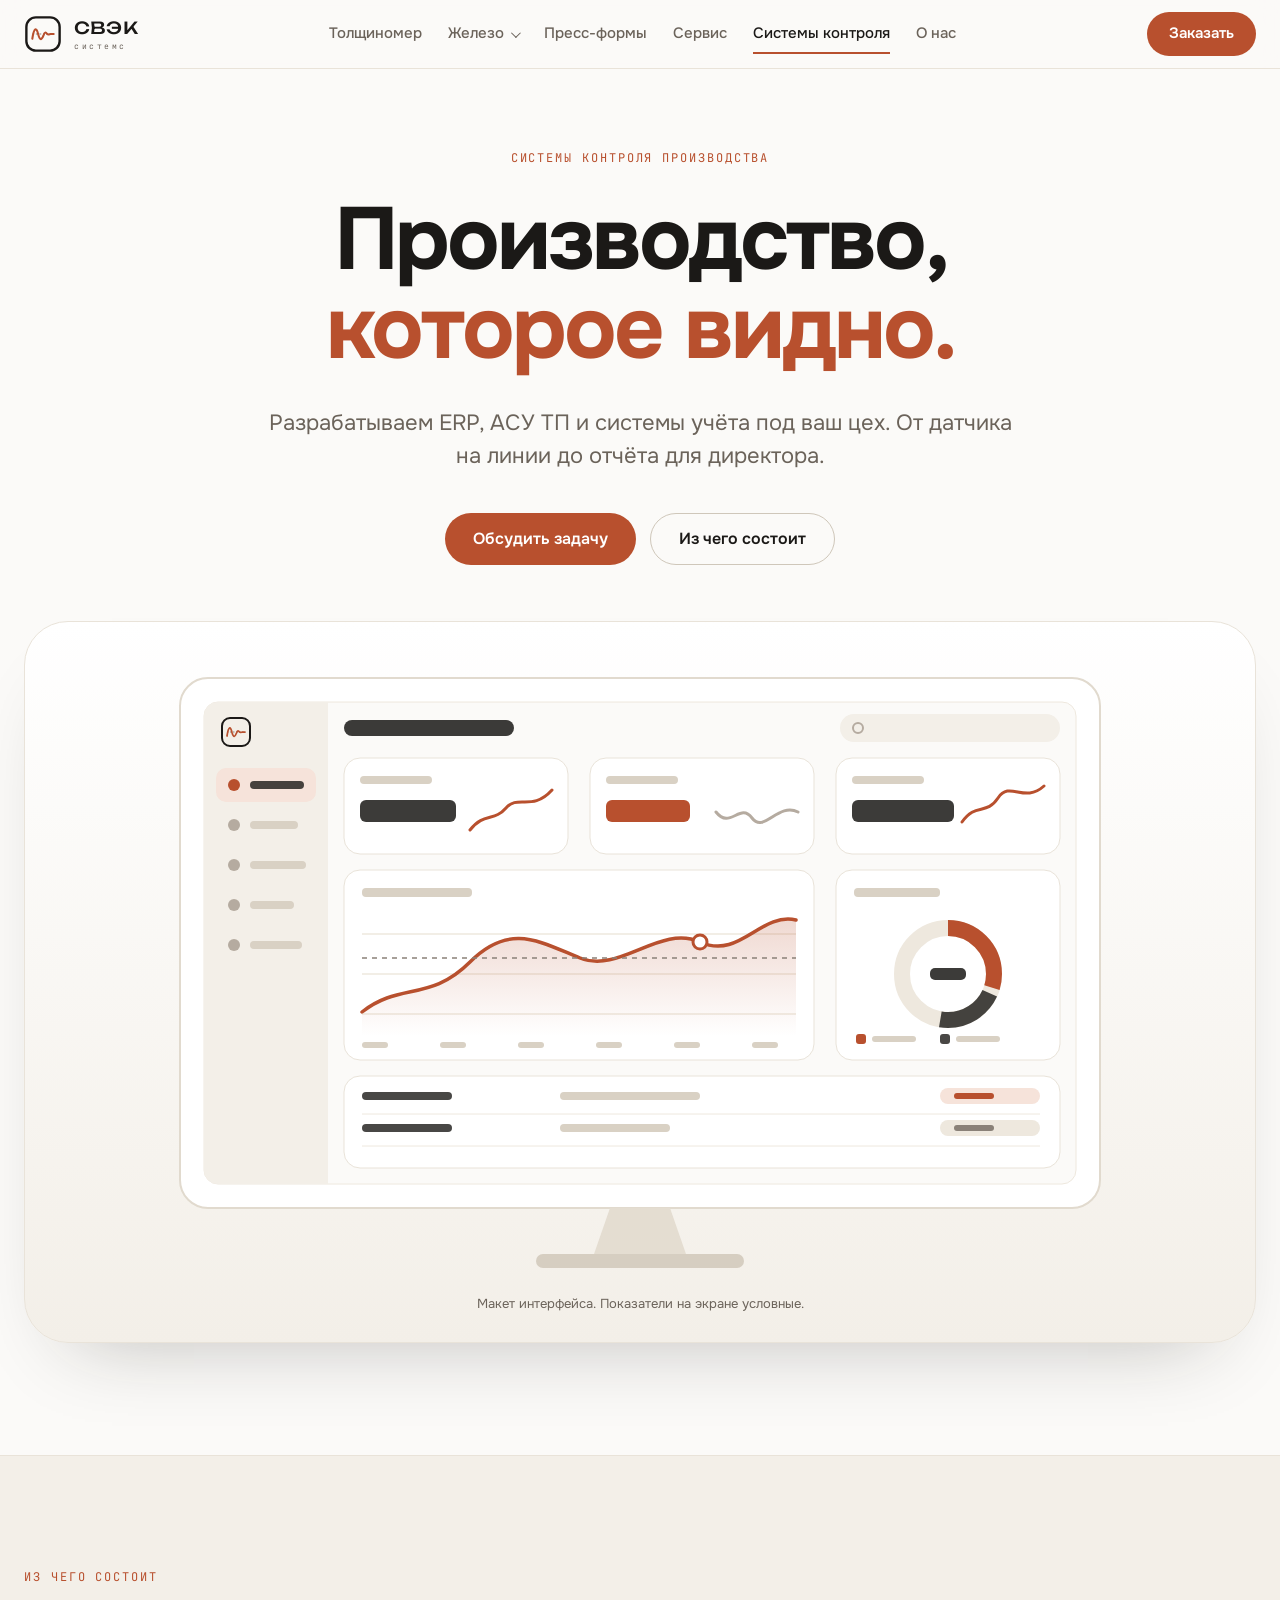
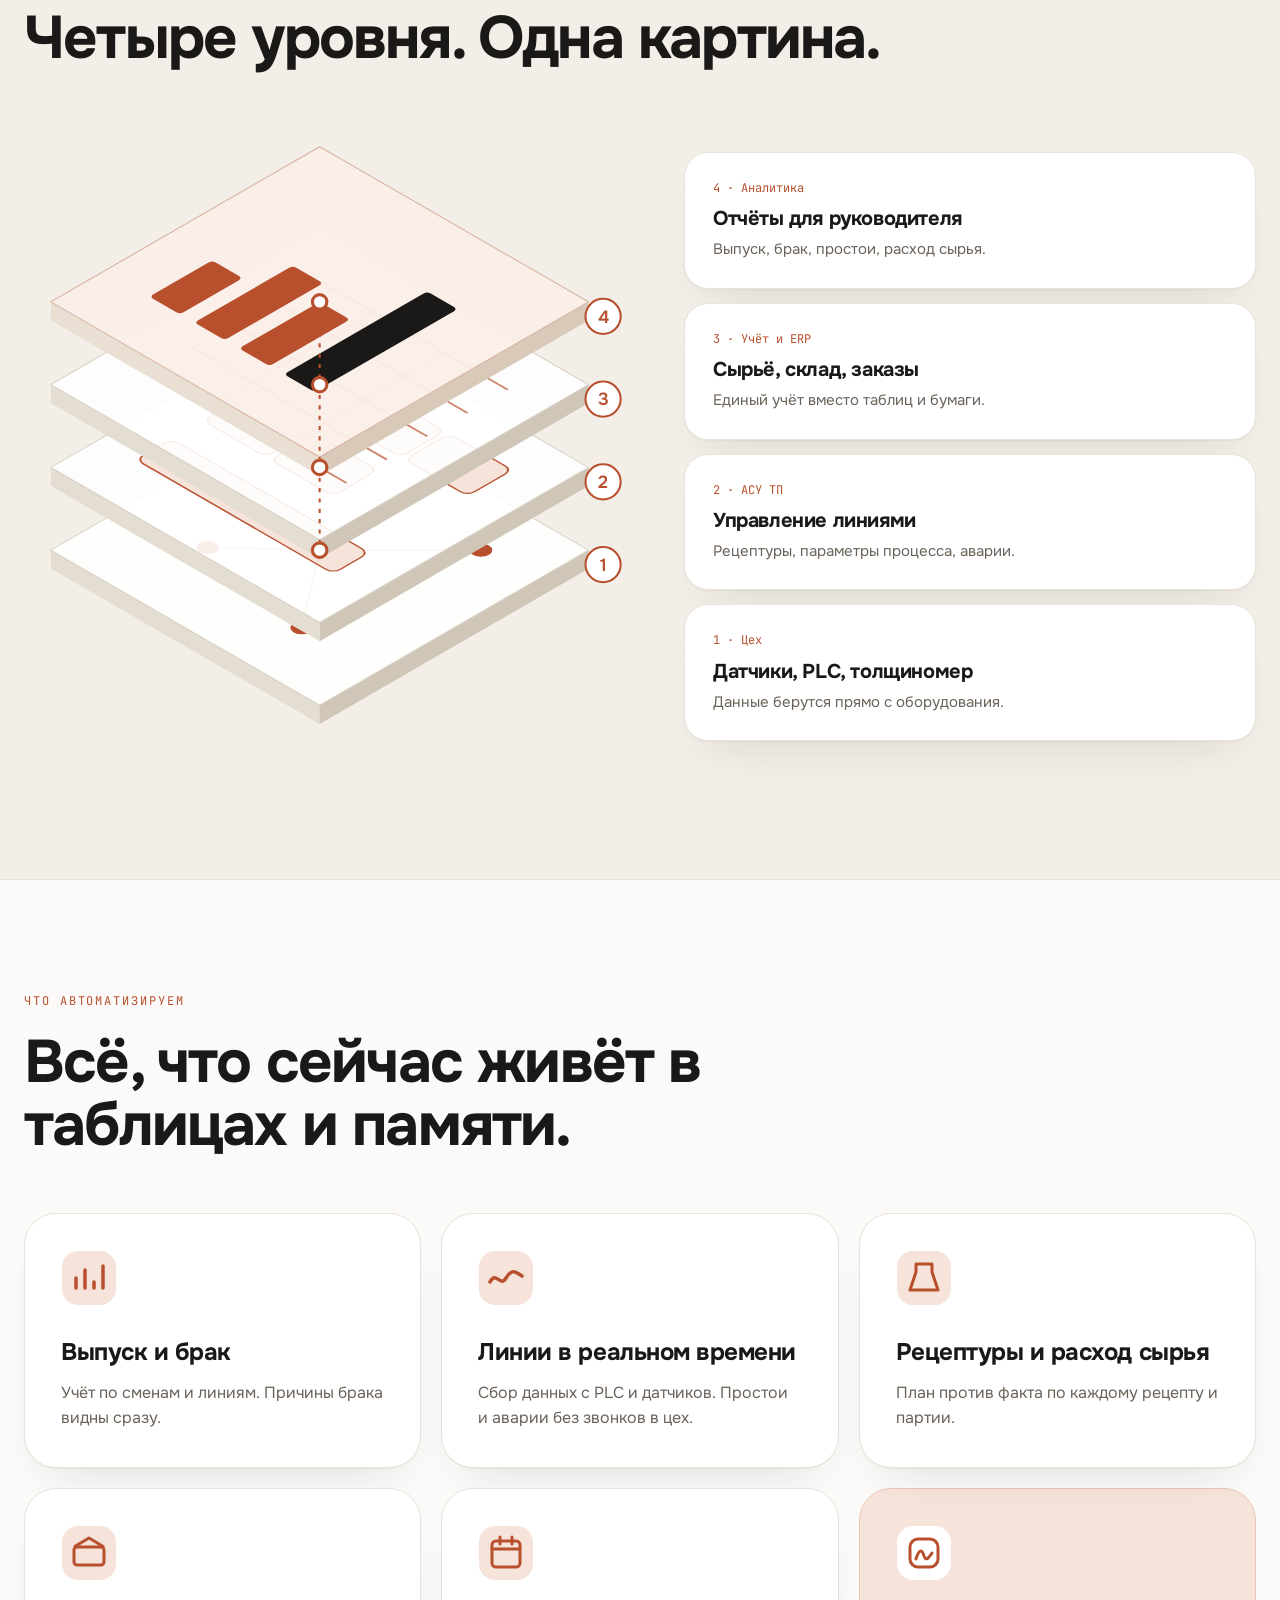
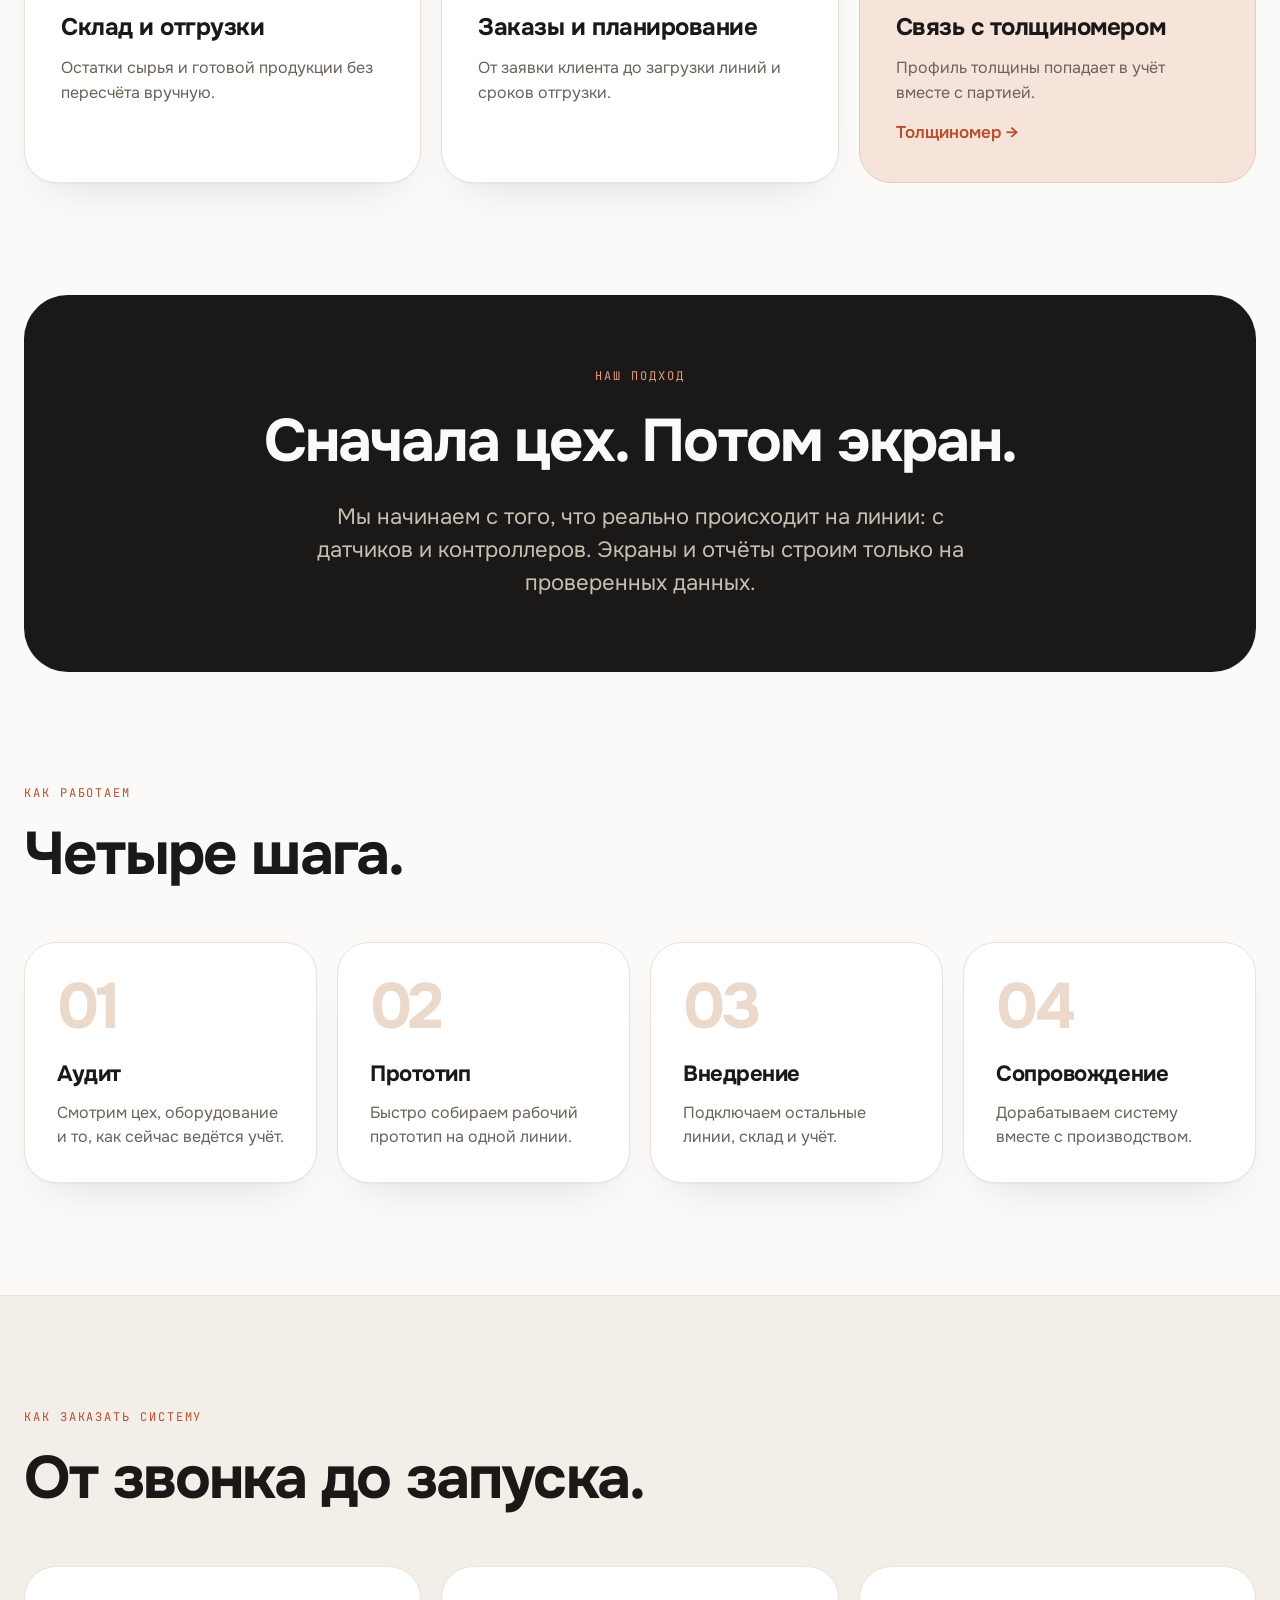
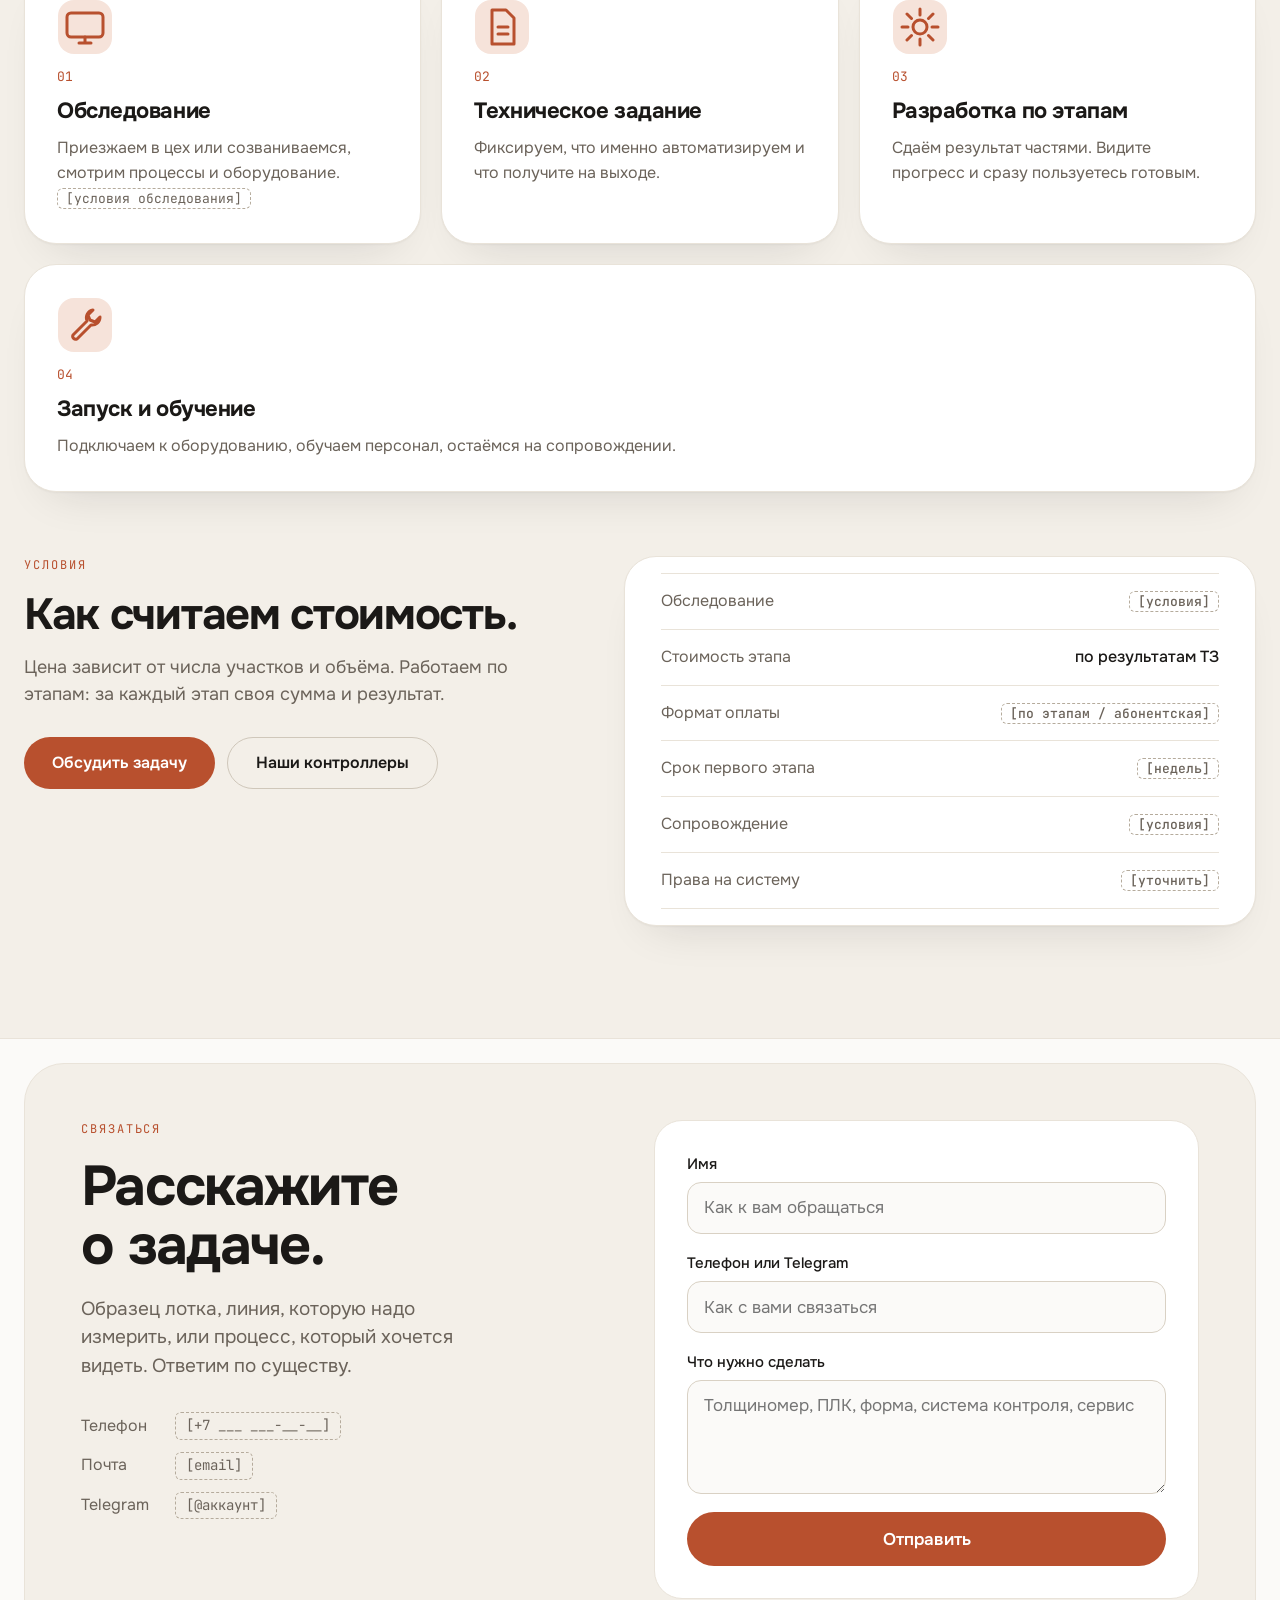
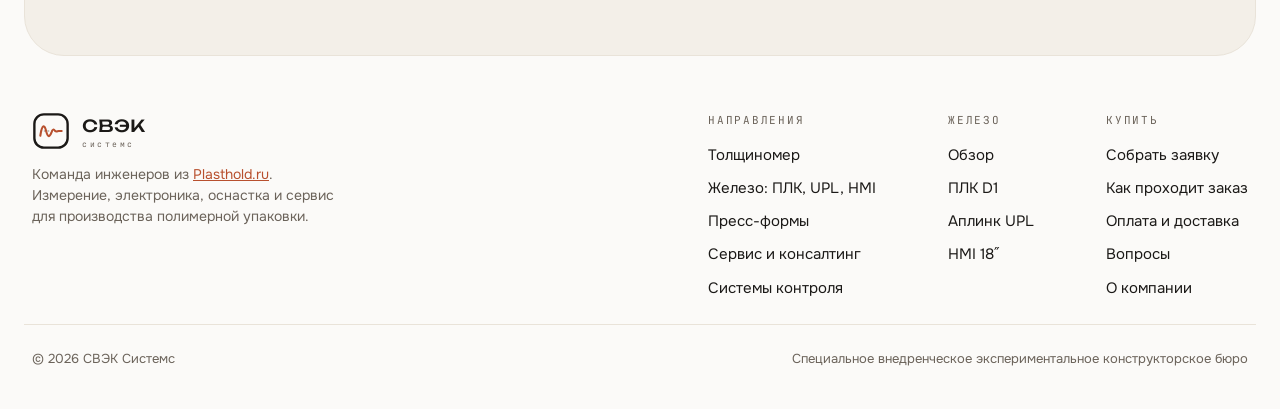
<file: control.html>
<!doctype html>
<html lang="ru">
<head>
<meta charset="utf-8">
<meta name="viewport" content="width=device-width,initial-scale=1">
<title>Системы контроля производства · СВЭК Системс</title>
<meta name="description" content="Системы контроля производства: от датчиков в цехе до экранов и отчётов.">
<script>(function(){var d=document.documentElement;d.classList.add('js');try{if(sessionStorage.getItem('swek_intro'))d.classList.add('nopre');}catch(e){}})();</script>
<link rel="preconnect" href="https://fonts.googleapis.com">
<link rel="preconnect" href="https://fonts.gstatic.com" crossorigin>
<link href="https://fonts.googleapis.com/css2?family=JetBrains+Mono:wght@400;500&family=Onest:wght@400;500;600;700&family=Unbounded:wght@400;500&display=swap" rel="stylesheet">
<link rel="stylesheet" href="site.css">
<style>
body{margin:0;background:#FBFAF8}
*{box-sizing:border-box}
html{scroll-behavior:smooth}
a{color:#B8502E}
.wrap{max-width:1280px;margin:0 auto;padding:0 24px}
.sec{padding:112px 0}
.eyebrow{font-family:'JetBrains Mono',monospace;font-size:12px;letter-spacing:.16em;text-transform:uppercase;color:#B8502E}
.h1{margin:0;font-weight:700;letter-spacing:-.035em;line-height:1.02;font-size:clamp(40px,7.2vw,92px)}
.h2{margin:0;font-weight:700;letter-spacing:-.03em;line-height:1.05;font-size:clamp(32px,5vw,60px)}
.lead{margin:0;font-size:clamp(18px,2vw,22px);line-height:1.5;color:#6B635A}
.card{background:#fff;border:1px solid #E9E3D9;border-radius:32px;box-shadow:0 1px 2px rgba(27,25,23,.04),0 24px 48px -28px rgba(27,25,23,.16)}
.btn{display:inline-flex;align-items:center;justify-content:center;min-height:52px;padding:0 28px;border-radius:999px;font-weight:600;font-size:16px;text-decoration:none;transition:background .2s,border-color .2s}
.btn-primary{background:#B8502E;color:#fff}
.btn-primary:hover{background:#9E4123;color:#fff}
.btn-ghost{background:transparent;color:#1B1917;border:1px solid #CFC7BA}
.btn-ghost:hover{background:#F1ECE4;color:#1B1917}
.nav-link:hover{color:#1B1917 !important}
.lift{transition:transform .3s ease,box-shadow .3s ease}
.lift:hover{transform:translateY(-6px);box-shadow:0 2px 4px rgba(27,25,23,.04),0 36px 64px -24px rgba(27,25,23,.24)}
:focus-visible{outline:2px solid #B8502E;outline-offset:3px}
@keyframes pulse{0%,100%{opacity:.2}50%{opacity:.6}}
@keyframes drift{0%,100%{transform:translateY(0)}50%{transform:translateY(-10px)}}
.anim-pulse{animation:pulse 2.6s ease-in-out infinite}
.anim-drift{animation:drift 5s ease-in-out infinite}
@media (prefers-reduced-motion:reduce){.anim-pulse,.anim-drift{animation:none}}
@media (max-width:700px){.sec{padding:72px 0}}

html{scroll-behavior:smooth}
a{color:#B8502E}
.wrap{max-width:1280px;margin:0 auto;padding:0 24px}
.sec{padding:112px 0}
.alt{background:#F3EFE8;border-top:1px solid #E9E3D9;border-bottom:1px solid #E9E3D9}
.eyebrow{font-family:'JetBrains Mono',monospace;font-size:12px;letter-spacing:.16em;text-transform:uppercase;color:#B8502E}
.h1{margin:0;font-weight:700;letter-spacing:-.035em;line-height:1.02;font-size:clamp(40px,7vw,88px)}
.h2{margin:0;font-weight:700;letter-spacing:-.03em;line-height:1.05;font-size:clamp(32px,5vw,60px)}
.lead{margin:0;font-size:clamp(18px,2vw,22px);line-height:1.5;color:#6B635A}
.card{background:#fff;border:1px solid #E9E3D9;border-radius:32px;box-shadow:0 1px 2px rgba(27,25,23,.04),0 24px 48px -28px rgba(27,25,23,.16)}
.tile{flex:1 1 300px;min-width:0;padding:32px;display:flex;flex-direction:column;gap:12px}
.fx{display:flex;flex-wrap:wrap;gap:20px}
.c{flex:1 1 320px;min-width:0}
.num{font-family:'JetBrains Mono',monospace;font-size:13px;color:#B8502E}
.ttl{font-size:22px;font-weight:700;letter-spacing:-.02em;line-height:1.15}
.txt{margin:0;color:#6B635A;font-size:16px;line-height:1.55}
.mono{font-family:'JetBrains Mono',monospace}
.cap{font-family:'JetBrains Mono',monospace;font-size:12px;letter-spacing:.14em;text-transform:uppercase;color:#6B635A}
.ph{font-family:'JetBrains Mono',monospace;font-size:13px;color:#6B635A;border:1px dashed #B5AB9C;border-radius:6px;padding:1px 8px;white-space:nowrap}
.sr{display:flex;justify-content:space-between;align-items:baseline;gap:16px;padding:15px 0;border-top:1px solid #E9E3D9;font-size:16px}
.sr:last-child{border-bottom:1px solid #E9E3D9}
.sr span:first-child{color:#6B635A}
.sr span:last-child{font-weight:500;text-align:right}
.btn{display:inline-flex;align-items:center;justify-content:center;min-height:52px;padding:0 28px;border-radius:999px;font-weight:600;font-size:16px;text-decoration:none;transition:background .2s,border-color .2s;cursor:pointer;border:0;font-family:'Onest',sans-serif}
.btn-primary{background:#B8502E;color:#fff}
.btn-primary:hover{background:#9E4123;color:#fff}
.btn-ghost{background:transparent;color:#1B1917;border:1px solid #CFC7BA}
.btn-ghost:hover{background:#F1ECE4;color:#1B1917}
.btn-light{background:#FBFAF8;color:#1B1917}
.btn-light:hover{background:#fff}
.nav-link:hover{color:#1B1917 !important}
.lift{transition:transform .3s ease,box-shadow .3s ease}
.lift:hover{transform:translateY(-6px);box-shadow:0 2px 4px rgba(27,25,23,.04),0 36px 64px -24px rgba(27,25,23,.24)}
.dark{background:#1B1917;color:#FBFAF8;border-radius:44px}
.dark .txt{color:#C9C1B6}
.dark .cap{color:#B5ABA0}
.dark .eyebrow{color:#E39A7E}
.chip{display:inline-flex;align-items:center;gap:8px;padding:8px 16px;border-radius:999px;background:#fff;border:1px solid #E9E3D9;font-size:14px;font-weight:500}
.chip i{width:8px;height:8px;border-radius:50%;background:#B8502E;display:inline-block}
.dchip{display:inline-flex;align-items:center;gap:8px;padding:8px 16px;border-radius:999px;background:#2A2623;border:1px solid #3A3532;font-size:14px;font-weight:500;color:#EDE6DA}
details{border-top:1px solid #E9E3D9;padding:22px 0}
details:last-of-type{border-bottom:1px solid #E9E3D9}
summary{cursor:pointer;font-size:clamp(18px,2vw,22px);font-weight:600;letter-spacing:-.01em;list-style:none;display:flex;justify-content:space-between;gap:16px;align-items:center}
summary::-webkit-details-marker{display:none}
summary::after{content:'+';font-family:'JetBrains Mono',monospace;color:#B8502E;font-size:26px;line-height:1}
details[open] summary::after{content:'–'}
details p{margin:14px 0 0;color:#6B635A;font-size:17px;line-height:1.6;max-width:880px}
:focus-visible{outline:2px solid #B8502E;outline-offset:3px}
@keyframes flow{to{stroke-dashoffset:-40}}
@keyframes bar1{0%,100%{width:34%}50%{width:78%}}
@keyframes bar2{0%,100%{width:62%}50%{width:28%}}
@keyframes bar3{0%,100%{width:48%}50%{width:88%}}
@keyframes bar4{0%,100%{width:22%}50%{width:58%}}
@keyframes floaty{0%,100%{transform:translateY(0)}50%{transform:translateY(-8px)}}
@keyframes scan{0%{transform:translateX(0)}100%{transform:translateX(100%)}}
.anim-flow{stroke-dasharray:8 12;animation:flow 1.6s linear infinite}
.anim-flow-r{stroke-dasharray:8 12;animation:flow 1.6s linear infinite reverse}
.anim-float{animation:floaty 6s ease-in-out infinite}
.lb{height:8px;border-radius:4px;background:#3A3532;overflow:hidden}
.lb i{display:block;height:100%;border-radius:4px;background:#E39A7E}
.lb .b1{animation:bar1 3.1s ease-in-out infinite}
.lb .b2{animation:bar2 2.7s ease-in-out infinite}
.lb .b3{animation:bar3 3.6s ease-in-out infinite}
.lb .b4{animation:bar4 2.3s ease-in-out infinite}
@media (max-width:700px){.sec{padding:72px 0}}

</style>
</head>
<body>
<div id="pre" aria-hidden="true"><iframe data-src="logo.html" title="" tabindex="-1"></iframe><button id="preSkip" type="button">Пропустить</button></div>
<div id="app" style="width:100%;background:#FBFAF8;color:#1B1917;font-family:'Onest',system-ui,sans-serif;font-size:17px;line-height:1.55">
<header class="hdr"><div class="hdr-in"><a class="brand" href="index.html" aria-label="СВЭК Системс, на главную"><svg width="38" height="38" viewBox="0 0 64 64" aria-hidden="true"><rect x="4" y="4" width="56" height="56" rx="16" fill="none" stroke="#1B1917" stroke-width="4"/><line x1="14" y1="32" x2="50" y2="32" stroke="#8A8178" stroke-width="2" stroke-dasharray="3 3"/><path d="M14 40 C17 20 21 20 24 33 C27 44 30 42 33 34 C35 28 37 29 39 32 C41 34 43 32 45 32 H50" fill="none" stroke="#B8502E" stroke-width="3.5" stroke-linecap="round" stroke-linejoin="round"/></svg><span style="display:flex;flex-direction:column;gap:3px"><span style="font-family:'Unbounded',sans-serif;font-size:22px;line-height:1;letter-spacing:.01em">свэк</span><span style="font-family:'JetBrains Mono',monospace;font-size:8px;letter-spacing:.32em;color:#6B635A">системс</span></span></a><nav class="nv" id="navMain" aria-label="Основное меню"><a class="l" href="gauge.html">Толщиномер</a><div class="dd"><a class="" href="hardware.html">Железо</a><div class="dd-m"><a href="hardware.html">Обзор <small>ПЛК · UPL · HMI</small></a><a href="d1.html">ПЛК D1 <small>Cortex-M7</small></a><a href="upl.html">Аплинк UPL <small>мост</small></a><a href="hmi.html">HMI 18″ <small>A733</small></a></div></div><a class="l" href="molds.html">Пресс-формы</a><a class="l" href="service.html">Сервис</a><a class="l on" href="control.html">Системы контроля</a><a class="l" href="index.html#about">О нас</a></nav><a class="cta hdr-cta" href="order.html#configurator">Заказать</a><button id="navBtn" aria-label="Меню" aria-expanded="false" aria-controls="navMain"><svg width="22" height="22" viewBox="0 0 22 22" fill="none" stroke="#1B1917" stroke-width="2" stroke-linecap="round"><path d="M3 6H19M3 11H19M3 16H19"/></svg></button></div></header>
<main><!-- HERO -->
<section style="padding:80px 0 56px">
<div class="wrap" style="text-align:center">
<div class="eyebrow" style="margin-bottom:28px">Системы контроля производства</div>
<h1 class="h1">Производство,<br><span style="color:#B8502E">которое видно.</span></h1>
<p class="lead" style="max-width:760px;margin:32px auto 0">Разрабатываем ERP, АСУ ТП и системы учёта под ваш цех. От датчика на линии до отчёта для директора.</p>
<div style="display:flex;flex-wrap:wrap;justify-content:center;gap:14px;margin-top:40px">
<a class="btn btn-primary" href="#contact">Обсудить задачу</a>
<a class="btn btn-ghost" href="#layers">Из чего состоит</a>
</div>
</div>
</section>

<!-- MONITOR -->
<section style="padding:0 0 112px">
<div class="wrap">
<div style="overflow:hidden;border-radius:44px;background:linear-gradient(180deg,#FFFFFF 0%,#F3EFE8 100%);border:1px solid #E9E3D9;padding:40px 24px 28px;box-shadow:0 40px 80px -48px rgba(27,25,23,.3)">
<svg viewBox="0 0 1000 620" width="100%" role="img" aria-label="Макет экрана системы контроля: показатели линий, график выпуска, структура брака и таблица состояния линий" style="display:block;height:auto;max-width:1000px;margin:0 auto">
<defs>
<linearGradient id="cArea" x1="0" y1="0" x2="0" y2="1"><stop offset="0" stop-color="#B8502E" stop-opacity="0.22"/><stop offset="1" stop-color="#B8502E" stop-opacity="0"/></linearGradient>
</defs>
<rect x="40" y="16" width="920" height="530" rx="28" fill="#FFFFFF" stroke="#E1DACE" stroke-width="2"/>
<rect x="64" y="40" width="872" height="482" rx="14" fill="#FBFAF8" stroke="#EEE8DE"/>
<rect x="64" y="40" width="124" height="482" rx="14" fill="#F3EFE8"/><rect x="150" y="40" width="38" height="482" fill="#F3EFE8"/>
<g transform="translate(80 54) scale(0.5)"><rect x="4" y="4" width="56" height="56" rx="16" fill="none" stroke="#1B1917" stroke-width="4"/><line x1="14" y1="32" x2="50" y2="32" stroke="#8A8178" stroke-width="2" stroke-dasharray="3 3"/><path d="M14 40 C17 20 21 20 24 33 C27 44 30 42 33 34 C35 28 37 29 39 32 C41 34 43 32 45 32 H50" fill="none" stroke="#B8502E" stroke-width="3.5" stroke-linecap="round" stroke-linejoin="round"/></g>
<rect x="76" y="106" width="100" height="34" rx="10" fill="#F6E3DA"/>
<circle cx="94" cy="123" r="6" fill="#B8502E"/><rect x="110" y="119" width="54" height="8" rx="4" fill="#1B1917" opacity="0.8"/>
<circle cx="94" cy="163" r="6" fill="#B5ABA0"/><rect x="110" y="159" width="48" height="8" rx="4" fill="#D9D1C4"/>
<circle cx="94" cy="203" r="6" fill="#B5ABA0"/><rect x="110" y="199" width="56" height="8" rx="4" fill="#D9D1C4"/>
<circle cx="94" cy="243" r="6" fill="#B5ABA0"/><rect x="110" y="239" width="44" height="8" rx="4" fill="#D9D1C4"/>
<circle cx="94" cy="283" r="6" fill="#B5ABA0"/><rect x="110" y="279" width="52" height="8" rx="4" fill="#D9D1C4"/>
<rect x="204" y="58" width="170" height="16" rx="8" fill="#1B1917" opacity="0.85"/>
<rect x="700" y="52" width="220" height="28" rx="14" fill="#F3EFE8"/><circle cx="718" cy="66" r="5" fill="none" stroke="#B5ABA0" stroke-width="2"/>
<g>
<rect x="204" y="96" width="224" height="96" rx="16" fill="#fff" stroke="#E9E3D9"/><rect x="220" y="114" width="72" height="8" rx="4" fill="#D9D1C4"/><rect x="220" y="138" width="96" height="22" rx="6" fill="#1B1917" opacity="0.85"/><path d="M330 168 C344 150 354 160 366 146 S392 150 412 128" fill="none" stroke="#B8502E" stroke-width="3" stroke-linecap="round"/>
<rect x="450" y="96" width="224" height="96" rx="16" fill="#fff" stroke="#E9E3D9"/><rect x="466" y="114" width="72" height="8" rx="4" fill="#D9D1C4"/><rect x="466" y="138" width="84" height="22" rx="6" fill="#B8502E"/><path d="M576 150 C590 168 600 140 612 156 S638 140 658 150" fill="none" stroke="#B5ABA0" stroke-width="3" stroke-linecap="round"/>
<rect x="696" y="96" width="224" height="96" rx="16" fill="#fff" stroke="#E9E3D9"/><rect x="712" y="114" width="72" height="8" rx="4" fill="#D9D1C4"/><rect x="712" y="138" width="102" height="22" rx="6" fill="#1B1917" opacity="0.85"/><path d="M822 160 C836 140 846 154 858 136 S884 142 904 124" fill="none" stroke="#B8502E" stroke-width="3" stroke-linecap="round"/>
</g>
<rect x="204" y="208" width="470" height="190" rx="16" fill="#fff" stroke="#E9E3D9"/>
<rect x="222" y="226" width="110" height="9" rx="4" fill="#D9D1C4"/>
<g stroke="#EEE8DE" stroke-width="1.5"><line x1="222" y1="272" x2="656" y2="272"/><line x1="222" y1="312" x2="656" y2="312"/><line x1="222" y1="352" x2="656" y2="352"/></g>
<path d="M222 350 C260 320 290 340 330 300 S400 280 440 296 S520 262 560 280 S620 250 656 258 V374 H222 Z" fill="url(#cArea)"/>
<path d="M222 350 C260 320 290 340 330 300 S400 280 440 296 S520 262 560 280 S620 250 656 258" fill="none" stroke="#B8502E" stroke-width="3.5" stroke-linecap="round"/>
<line x1="222" y1="296" x2="656" y2="296" stroke="#8A8178" stroke-width="1.5" stroke-dasharray="5 5"/>
<circle cx="560" cy="280" r="7" fill="#fff" stroke="#B8502E" stroke-width="3" class="anim-pulse"/>
<g fill="#D9D1C4"><rect x="222" y="380" width="26" height="6" rx="3"/><rect x="300" y="380" width="26" height="6" rx="3"/><rect x="378" y="380" width="26" height="6" rx="3"/><rect x="456" y="380" width="26" height="6" rx="3"/><rect x="534" y="380" width="26" height="6" rx="3"/><rect x="612" y="380" width="26" height="6" rx="3"/></g>
<rect x="696" y="208" width="224" height="190" rx="16" fill="#fff" stroke="#E9E3D9"/>
<rect x="714" y="226" width="86" height="9" rx="4" fill="#D9D1C4"/>
<circle cx="808" cy="312" r="46" fill="none" stroke="#EEE8DE" stroke-width="16"/>
<circle cx="808" cy="312" r="46" fill="none" stroke="#B8502E" stroke-width="16" stroke-dasharray="86 204" transform="rotate(-90 808 312)"/>
<circle cx="808" cy="312" r="46" fill="none" stroke="#1B1917" stroke-opacity="0.8" stroke-width="16" stroke-dasharray="60 230" stroke-dashoffset="-92" transform="rotate(-90 808 312)"/>
<rect x="790" y="306" width="36" height="12" rx="5" fill="#1B1917" opacity="0.85"/>
<g><rect x="716" y="372" width="10" height="10" rx="3" fill="#B8502E"/><rect x="732" y="374" width="44" height="6" rx="3" fill="#D9D1C4"/><rect x="800" y="372" width="10" height="10" rx="3" fill="#1B1917" opacity="0.8"/><rect x="816" y="374" width="44" height="6" rx="3" fill="#D9D1C4"/></g>
<rect x="204" y="414" width="716" height="92" rx="16" fill="#fff" stroke="#E9E3D9"/>
<g>
<rect x="222" y="430" width="90" height="8" rx="4" fill="#1B1917" opacity="0.8"/><rect x="420" y="430" width="140" height="8" rx="4" fill="#D9D1C4"/><rect x="800" y="426" width="100" height="16" rx="8" fill="#F6E3DA"/><rect x="814" y="431" width="40" height="6" rx="3" fill="#B8502E"/>
<line x1="222" y1="452" x2="900" y2="452" stroke="#EEE8DE"/>
<rect x="222" y="462" width="90" height="8" rx="4" fill="#1B1917" opacity="0.8"/><rect x="420" y="462" width="110" height="8" rx="4" fill="#D9D1C4"/><rect x="800" y="458" width="100" height="16" rx="8" fill="#EEE8DE"/><rect x="814" y="463" width="40" height="6" rx="3" fill="#8A8178"/>
<line x1="222" y1="484" x2="900" y2="484" stroke="#EEE8DE"/>
</g>
<path d="M470 546 L530 546 L546 592 L454 592 Z" fill="#E4DDD1"/>
<rect x="396" y="592" width="208" height="14" rx="7" fill="#D6CEC1"/>
</svg>
<div style="text-align:center;font-size:13px;color:#6B635A;margin-top:12px">Макет интерфейса. Показатели на экране условные.</div>
</div>
</div>
</section>

<!-- LAYERS -->
<section id="layers" class="sec" style="background:#F3EFE8;border-top:1px solid #E9E3D9;border-bottom:1px solid #E9E3D9">
<div class="wrap">
<div class="eyebrow" style="margin-bottom:20px">Из чего состоит</div>
<h2 class="h2 rv" style="max-width:900px">Четыре уровня. Одна картина.</h2>
<div style="display:flex;flex-wrap:wrap;gap:48px;align-items:center;margin-top:56px">
<div style="flex:1 1 420px;min-width:0">
<svg viewBox="20 20 580 620" width="100%" role="img" aria-label="Четыре слоя системы, снизу вверх: цех, АСУ ТП, учёт и ERP, аналитика. Слои связаны вертикальной линией данных." style="display:block;height:auto;max-width:600px;margin:0 auto">
<polygon points="40.2,430 300,580 300,598 40.2,448" fill="#E4DDD1"/><polygon points="559.8,430 300,580 300,598 559.8,448" fill="#CFC6B8"/>
<polygon points="300,280 559.8,430 300,580 40.2,430" fill="#FFFFFF" fill-opacity="0.92" stroke="#D8D0C3"/>
<g transform="matrix(0.866 0.5 -0.866 0.5 300 280)" fill="#B8502E"><circle cx="60" cy="60" r="9"/><circle cx="150" cy="95" r="9"/><circle cx="240" cy="60" r="9"/><circle cx="85" cy="210" r="9"/><circle cx="215" cy="235" r="9"/><g stroke="#B8502E" stroke-width="1.5" opacity="0.5"><line x1="60" y1="60" x2="150" y2="150"/><line x1="240" y1="60" x2="150" y2="150"/><line x1="85" y1="210" x2="150" y2="150"/><line x1="215" y1="235" x2="150" y2="150"/></g></g>
<polygon points="40.2,350 300,500 300,518 40.2,368" fill="#E4DDD1"/><polygon points="559.8,350 300,500 300,518 559.8,368" fill="#CFC6B8"/>
<polygon points="300,200 559.8,350 300,500 40.2,350" fill="#FFFFFF" fill-opacity="0.9" stroke="#D8D0C3"/>
<g transform="matrix(0.866 0.5 -0.866 0.5 300 200)" fill="#F6E3DA" stroke="#B8502E" stroke-width="1.5"><rect x="40" y="45" width="70" height="50" rx="8"/><rect x="115" y="45" width="70" height="50" rx="8"/><rect x="190" y="45" width="70" height="50" rx="8"/><rect x="40" y="120" width="70" height="50" rx="8"/><rect x="115" y="120" width="70" height="50" rx="8"/><rect x="40" y="205" width="220" height="40" rx="8"/></g>
<polygon points="40.2,270 300,420 300,438 40.2,288" fill="#E4DDD1"/><polygon points="559.8,270 300,420 300,438 559.8,288" fill="#CFC6B8"/>
<polygon points="300,120 559.8,270 300,420 40.2,270" fill="#FFFFFF" fill-opacity="0.9" stroke="#D8D0C3"/>
<g transform="matrix(0.866 0.5 -0.866 0.5 300 120)" stroke="#B8502E" stroke-width="2" opacity="0.7"><line x1="40" y1="50" x2="260" y2="50"/><line x1="40" y1="95" x2="260" y2="95"/><line x1="40" y1="140" x2="260" y2="140"/><line x1="40" y1="185" x2="260" y2="185"/><line x1="40" y1="230" x2="260" y2="230"/><line x1="110" y1="50" x2="110" y2="230" stroke-width="1.2"/><line x1="190" y1="50" x2="190" y2="230" stroke-width="1.2"/></g>
<polygon points="40.2,190 300,340 300,358 40.2,208" fill="#EADFD3"/><polygon points="559.8,190 300,340 300,358 559.8,208" fill="#D8C9B8"/>
<polygon points="300,40 559.8,190 300,340 40.2,190" fill="#FBEFE8" fill-opacity="0.95" stroke="#D8B3A2"/>
<g transform="matrix(0.866 0.5 -0.866 0.5 300 40)" fill="#B8502E"><rect x="50" y="170" width="34" height="70" rx="4"/><rect x="100" y="130" width="34" height="110" rx="4"/><rect x="150" y="150" width="34" height="90" rx="4"/><rect x="200" y="80" width="34" height="160" rx="4" fill="#1B1917"/></g>
<line x1="300" y1="190" x2="300" y2="430" stroke="#B8502E" stroke-width="2" stroke-dasharray="4 6"/>
<g fill="#fff" stroke="#B8502E" stroke-width="3" class="anim-pulse"><circle cx="300" cy="430" r="7"/><circle cx="300" cy="350" r="7"/><circle cx="300" cy="270" r="7"/><circle cx="300" cy="190" r="7"/></g>
<g font-family="Onest, sans-serif" font-size="17" font-weight="600" text-anchor="middle">
<circle cx="574" cy="204" r="17" fill="#fff" stroke="#B8502E" stroke-width="2"/><text x="574" y="210" fill="#B8502E">4</text>
<circle cx="574" cy="284" r="17" fill="#fff" stroke="#B8502E" stroke-width="2"/><text x="574" y="290" fill="#B8502E">3</text>
<circle cx="574" cy="364" r="17" fill="#fff" stroke="#B8502E" stroke-width="2"/><text x="574" y="370" fill="#B8502E">2</text>
<circle cx="574" cy="444" r="17" fill="#fff" stroke="#B8502E" stroke-width="2"/><text x="574" y="450" fill="#B8502E">1</text>
</g>
</svg>
</div>
<div style="flex:1 1 380px;min-width:0;display:flex;flex-direction:column;gap:14px">
<div class="card rv" style="padding:26px 28px;border-radius:24px"><div style="font-family:'JetBrains Mono',monospace;font-size:12px;color:#B8502E">4 · Аналитика</div><div style="font-size:20px;font-weight:700;letter-spacing:-0.02em;margin-top:6px">Отчёты для руководителя</div><div style="color:#6B635A;font-size:15px;margin-top:4px">Выпуск, брак, простои, расход сырья.</div></div>
<div class="card rv" style="padding:26px 28px;border-radius:24px"><div style="font-family:'JetBrains Mono',monospace;font-size:12px;color:#B8502E">3 · Учёт и ERP</div><div style="font-size:20px;font-weight:700;letter-spacing:-0.02em;margin-top:6px">Сырьё, склад, заказы</div><div style="color:#6B635A;font-size:15px;margin-top:4px">Единый учёт вместо таблиц и бумаги.</div></div>
<div class="card rv" style="padding:26px 28px;border-radius:24px"><div style="font-family:'JetBrains Mono',monospace;font-size:12px;color:#B8502E">2 · АСУ ТП</div><div style="font-size:20px;font-weight:700;letter-spacing:-0.02em;margin-top:6px">Управление линиями</div><div style="color:#6B635A;font-size:15px;margin-top:4px">Рецептуры, параметры процесса, аварии.</div></div>
<div class="card rv" style="padding:26px 28px;border-radius:24px"><div style="font-family:'JetBrains Mono',monospace;font-size:12px;color:#B8502E">1 · Цех</div><div style="font-size:20px;font-weight:700;letter-spacing:-0.02em;margin-top:6px">Датчики, PLC, толщиномер</div><div style="color:#6B635A;font-size:15px;margin-top:4px">Данные берутся прямо с оборудования.</div></div>
</div>
</div>
</div>
</section>

<!-- WHAT -->
<section class="sec">
<div class="wrap">
<div class="eyebrow" style="margin-bottom:20px">Что автоматизируем</div>
<h2 class="h2 rv" style="max-width:900px">Всё, что сейчас живёт в таблицах и памяти.</h2>
<div style="display:flex;flex-wrap:wrap;gap:20px;margin-top:56px">
<div class="card rv" style="flex:1 1 360px;min-width:0;padding:36px"><svg width="56" height="56" viewBox="0 0 56 56" aria-hidden="true"><rect x="1" y="1" width="54" height="54" rx="16" fill="#F6E3DA"/><path d="M15 38 V28 M24 38 V20 M33 38 V32 M42 38 V16" fill="none" stroke="#B8502E" stroke-width="3.5" stroke-linecap="round"/></svg><div style="font-size:24px;font-weight:700;letter-spacing:-0.02em;margin-top:20px">Выпуск и брак</div><p style="margin:10px 0 0;color:#6B635A;font-size:16px">Учёт по сменам и линиям. Причины брака видны сразу.</p></div>
<div class="card rv" style="flex:1 1 360px;min-width:0;padding:36px"><svg width="56" height="56" viewBox="0 0 56 56" aria-hidden="true"><rect x="1" y="1" width="54" height="54" rx="16" fill="#F6E3DA"/><path d="M12 32 C18 20 22 38 28 28 S38 22 44 26" fill="none" stroke="#B8502E" stroke-width="3.5" stroke-linecap="round"/></svg><div style="font-size:24px;font-weight:700;letter-spacing:-0.02em;margin-top:20px">Линии в реальном времени</div><p style="margin:10px 0 0;color:#6B635A;font-size:16px">Сбор данных с PLC и датчиков. Простои и аварии без звонков в цех.</p></div>
<div class="card rv" style="flex:1 1 360px;min-width:0;padding:36px"><svg width="56" height="56" viewBox="0 0 56 56" aria-hidden="true"><rect x="1" y="1" width="54" height="54" rx="16" fill="#F6E3DA"/><path d="M20 14 H36 V22 L42 40 H14 L20 22 Z" fill="none" stroke="#B8502E" stroke-width="3" stroke-linejoin="round"/></svg><div style="font-size:24px;font-weight:700;letter-spacing:-0.02em;margin-top:20px">Рецептуры и расход сырья</div><p style="margin:10px 0 0;color:#6B635A;font-size:16px">План против факта по каждому рецепту и партии.</p></div>
<div class="card rv" style="flex:1 1 360px;min-width:0;padding:36px"><svg width="56" height="56" viewBox="0 0 56 56" aria-hidden="true"><rect x="1" y="1" width="54" height="54" rx="16" fill="#F6E3DA"/><rect x="13" y="22" width="30" height="18" rx="3" fill="none" stroke="#B8502E" stroke-width="3"/><path d="M13 22 L28 13 L43 22" fill="none" stroke="#B8502E" stroke-width="3" stroke-linejoin="round"/></svg><div style="font-size:24px;font-weight:700;letter-spacing:-0.02em;margin-top:20px">Склад и отгрузки</div><p style="margin:10px 0 0;color:#6B635A;font-size:16px">Остатки сырья и готовой продукции без пересчёта вручную.</p></div>
<div class="card rv" style="flex:1 1 360px;min-width:0;padding:36px"><svg width="56" height="56" viewBox="0 0 56 56" aria-hidden="true"><rect x="1" y="1" width="54" height="54" rx="16" fill="#F6E3DA"/><rect x="14" y="16" width="28" height="26" rx="4" fill="none" stroke="#B8502E" stroke-width="3"/><path d="M14 24 H42 M22 12 V19 M34 12 V19" fill="none" stroke="#B8502E" stroke-width="3" stroke-linecap="round"/></svg><div style="font-size:24px;font-weight:700;letter-spacing:-0.02em;margin-top:20px">Заказы и планирование</div><p style="margin:10px 0 0;color:#6B635A;font-size:16px">От заявки клиента до загрузки линий и сроков отгрузки.</p></div>
<a class="card lift" href="gauge.html" style="flex:1 1 360px;min-width:0;padding:36px;text-decoration:none;color:#1B1917;background:#F6E3DA;border-color:#EBC9B8;box-shadow:none"><svg width="56" height="56" viewBox="0 0 56 56" aria-hidden="true"><rect x="1" y="1" width="54" height="54" rx="16" fill="#fff"/><rect x="14" y="14" width="28" height="28" rx="8" fill="none" stroke="#B8502E" stroke-width="3"/><path d="M20 34 C23 24 26 24 28 31 C30 36 32 34 36 28" fill="none" stroke="#B8502E" stroke-width="3" stroke-linecap="round"/></svg><div style="font-size:24px;font-weight:700;letter-spacing:-0.02em;margin-top:20px">Связь с толщиномером</div><p style="margin:10px 0 0;color:#6B635A;font-size:16px">Профиль толщины попадает в учёт вместе с партией.</p><span style="display:inline-block;margin-top:14px;color:#B8502E;font-weight:600">Толщиномер →</span></a>
</div>
</div>
</section>

<!-- STATEMENT -->
<section style="padding:0 0 112px">
<div class="wrap">
<div style="padding:72px 40px;border-radius:44px;background:#1B1917;color:#FBFAF8;text-align:center">
<div class="eyebrow" style="margin-bottom:24px;color:#E39A7E">Наш подход</div>
<h2 class="h2 rv" style="max-width:900px;margin:0 auto">Сначала цех. Потом экран.</h2>
<p style="max-width:700px;margin:28px auto 0;font-size:clamp(18px,2vw,22px);line-height:1.5;color:#C9BFB1">Мы начинаем с того, что реально происходит на линии: с датчиков и контроллеров. Экраны и отчёты строим только на проверенных данных.</p>
</div>
</div>
</section>

<!-- PROCESS -->
<section class="sec" style="padding-top:0">
<div class="wrap">
<div class="eyebrow" style="margin-bottom:20px">Как работаем</div>
<h2 class="h2 rv" style="max-width:900px">Четыре шага.</h2>
<div style="display:flex;flex-wrap:wrap;gap:20px;margin-top:56px">
<div class="card rv" style="flex:1 1 250px;min-width:0;padding:32px"><div style="font-size:64px;font-weight:700;letter-spacing:-0.04em;line-height:1;color:#EBD9CC">01</div><div style="font-size:22px;font-weight:700;letter-spacing:-0.02em;margin-top:18px">Аудит</div><p style="margin:10px 0 0;color:#6B635A;font-size:16px">Смотрим цех, оборудование и то, как сейчас ведётся учёт.</p></div>
<div class="card rv" style="flex:1 1 250px;min-width:0;padding:32px"><div style="font-size:64px;font-weight:700;letter-spacing:-0.04em;line-height:1;color:#EBD9CC">02</div><div style="font-size:22px;font-weight:700;letter-spacing:-0.02em;margin-top:18px">Прототип</div><p style="margin:10px 0 0;color:#6B635A;font-size:16px">Быстро собираем рабочий прототип на одной линии.</p></div>
<div class="card rv" style="flex:1 1 250px;min-width:0;padding:32px"><div style="font-size:64px;font-weight:700;letter-spacing:-0.04em;line-height:1;color:#EBD9CC">03</div><div style="font-size:22px;font-weight:700;letter-spacing:-0.02em;margin-top:18px">Внедрение</div><p style="margin:10px 0 0;color:#6B635A;font-size:16px">Подключаем остальные линии, склад и учёт.</p></div>
<div class="card rv" style="flex:1 1 250px;min-width:0;padding:32px"><div style="font-size:64px;font-weight:700;letter-spacing:-0.04em;line-height:1;color:#EBD9CC">04</div><div style="font-size:22px;font-weight:700;letter-spacing:-0.02em;margin-top:18px">Сопровождение</div><p style="margin:10px 0 0;color:#6B635A;font-size:16px">Дорабатываем систему вместе с производством.</p></div>
</div>
</div>
</section>

<!-- BUY -->
<section class="sec alt"><div class="wrap"><div class="eyebrow" style="margin-bottom:20px">Как заказать систему</div><h2 class="h2 rv" style="max-width:900px">От звонка до запуска.</h2><div class="fx" style="margin-top:56px"><div class="card rv tile"><svg width="56" height="56" viewBox="0 0 56 56" aria-hidden="true"><rect x="1" y="1" width="54" height="54" rx="16" fill="#F6E3DA"/><g fill="none" stroke="#B8502E" stroke-width="3" stroke-linecap="round" stroke-linejoin="round"><rect x="10" y="14" width="36" height="24" rx="4"/><path d="M22 44H34M28 38V44"/></g></svg><div class="num">01</div><div class="ttl">Обследование</div><p class="txt">Приезжаем в цех или созваниваемся, смотрим процессы и оборудование. <span class="ph">[условия обследования]</span></p></div><div class="card rv tile"><svg width="56" height="56" viewBox="0 0 56 56" aria-hidden="true"><rect x="1" y="1" width="54" height="54" rx="16" fill="#F6E3DA"/><g fill="none" stroke="#B8502E" stroke-width="3" stroke-linecap="round" stroke-linejoin="round"><path d="M18 11H32L40 19V45H18Z"/><path d="M24 28H34M24 35H34"/></g></svg><div class="num">02</div><div class="ttl">Техническое задание</div><p class="txt">Фиксируем, что именно автоматизируем и что получите на выходе.</p></div><div class="card rv tile"><svg width="56" height="56" viewBox="0 0 56 56" aria-hidden="true"><rect x="1" y="1" width="54" height="54" rx="16" fill="#F6E3DA"/><g fill="none" stroke="#B8502E" stroke-width="3" stroke-linecap="round" stroke-linejoin="round"><circle cx="28" cy="28" r="7"/><path d="M28 10V16M28 40V46M10 28H16M40 28H46M15 15L19.5 19.5M36.5 36.5L41 41M15 41L19.5 36.5M36.5 19.5L41 15"/></g></svg><div class="num">03</div><div class="ttl">Разработка по этапам</div><p class="txt">Сдаём результат частями. Видите прогресс и сразу пользуетесь готовым.</p></div><div class="card rv tile"><svg width="56" height="56" viewBox="0 0 56 56" aria-hidden="true"><rect x="1" y="1" width="54" height="54" rx="16" fill="#F6E3DA"/><g fill="none" stroke="#B8502E" stroke-width="3" stroke-linecap="round" stroke-linejoin="round"><path d="M36 13A8 8 0 0 0 30 24L16 38A3 3 0 0 0 20 42L34 28A8 8 0 0 0 43 20L38 25L33 23L31 18Z"/></g></svg><div class="num">04</div><div class="ttl">Запуск и обучение</div><p class="txt">Подключаем к оборудованию, обучаем персонал, остаёмся на сопровождении.</p></div></div><div style="display:flex;flex-wrap:wrap;gap:48px;margin-top:64px"><div style="flex:1 1 400px;min-width:0"><div class="eyebrow" style="margin-bottom:16px">Условия</div><div style="font-size:clamp(28px,3.4vw,44px);font-weight:700;letter-spacing:-.03em;line-height:1.08">Как считаем стоимость.</div><p class="txt" style="margin-top:16px;font-size:18px">Цена зависит от числа участков и объёма. Работаем по этапам: за каждый этап своя сумма и результат.</p><div style="display:flex;flex-wrap:wrap;gap:12px;margin-top:28px"><a class="btn btn-primary" href="#contact">Обсудить задачу</a><a class="btn btn-ghost" href="hardware.html">Наши контроллеры</a></div></div><div class="card rv" style="flex:1 1 480px;min-width:0"><div style="padding:16px 36px"><div style="display:flex;flex-direction:column"><div class="sr"><span>Обследование</span><span><span class="ph">[условия]</span></span></div><div class="sr"><span>Стоимость этапа</span><span>по результатам ТЗ</span></div><div class="sr"><span>Формат оплаты</span><span><span class="ph">[по этапам / абонентская]</span></span></div><div class="sr"><span>Срок первого этапа</span><span><span class="ph">[недель]</span></span></div><div class="sr"><span>Сопровождение</span><span><span class="ph">[условия]</span></span></div><div class="sr"><span>Права на систему</span><span><span class="ph">[уточнить]</span></span></div></div></div></div></div></div></section>
<!-- /BUY -->


</main>
<footer id="contact" style="width:100%;color:#1B1917;background:#FBFAF8;padding:24px 0 0"><div style="max-width:1280px;margin:0 auto;padding:0 24px"><div style="display:flex;flex-wrap:wrap;gap:48px;padding:clamp(28px,5vw,56px);background:#F3EFE8;border-radius:40px;border:1px solid #E9E3D9"><div style="flex:1 1 380px;min-width:0"><div class="eyebrow" style="margin-bottom:20px">Связаться</div><h2 style="margin:0 0 20px;font-size:clamp(34px,4.6vw,56px);line-height:1.04;letter-spacing:-.03em;font-weight:700">Расскажите<br>о задаче.</h2><p style="margin:0 0 32px;font-size:19px;line-height:1.5;color:#6B635A;max-width:420px">Образец лотка, линия, которую надо измерить, или процесс, который хочется видеть. Ответим по существу.</p><div style="display:flex;flex-direction:column;gap:12px;font-size:16px;color:#3E3934"><div style="display:flex;flex-wrap:wrap;align-items:center;gap:10px"><span style="color:#6B635A;min-width:84px">Телефон</span><span style="font-family:'JetBrains Mono',monospace;font-size:14px;color:#6B635A;border:1px dashed #B5AB9C;border-radius:6px;padding:2px 10px">[+7 ___ ___-__-__]</span></div><div style="display:flex;flex-wrap:wrap;align-items:center;gap:10px"><span style="color:#6B635A;min-width:84px">Почта</span><span style="font-family:'JetBrains Mono',monospace;font-size:14px;color:#6B635A;border:1px dashed #B5AB9C;border-radius:6px;padding:2px 10px">[email]</span></div><div style="display:flex;flex-wrap:wrap;align-items:center;gap:10px"><span style="color:#6B635A;min-width:84px">Telegram</span><span style="font-family:'JetBrains Mono',monospace;font-size:14px;color:#6B635A;border:1px dashed #B5AB9C;border-radius:6px;padding:2px 10px">[@аккаунт]</span></div></div></div><form id="ftForm" style="flex:1 1 400px;min-width:0;padding:32px;background:#fff;border-radius:28px;border:1px solid #E9E3D9;display:flex;flex-direction:column;gap:18px"><label style="display:flex;flex-direction:column;gap:6px;font-weight:500;font-size:15px">Имя<input class="fld" name="n" type="text" placeholder="Как к вам обращаться"></label><label style="display:flex;flex-direction:column;gap:6px;font-weight:500;font-size:15px">Телефон или Telegram<input class="fld" name="c" type="text" placeholder="Как с вами связаться"></label><label style="display:flex;flex-direction:column;gap:6px;font-weight:500;font-size:15px">Что нужно сделать<textarea class="fld" name="t" rows="4" placeholder="Толщиномер, ПЛК, форма, система контроля, сервис" style="padding:14px 16px;resize:vertical"></textarea></label><button type="submit" class="btn btn-primary" style="min-height:54px;font-size:17px">Отправить</button></form></div><div style="display:flex;flex-wrap:wrap;gap:40px 64px;justify-content:space-between;padding:56px 8px 24px"><div style="flex:1 1 260px;min-width:0;display:flex;flex-direction:column;gap:14px"><div style="display:flex;align-items:center;gap:12px"><svg width="38" height="38" viewBox="0 0 64 64" aria-hidden="true"><rect x="4" y="4" width="56" height="56" rx="16" fill="none" stroke="#1B1917" stroke-width="4"/><line x1="14" y1="32" x2="50" y2="32" stroke="#8A8178" stroke-width="2" stroke-dasharray="3 3"/><path d="M14 40 C17 20 21 20 24 33 C27 44 30 42 33 34 C35 28 37 29 39 32 C41 34 43 32 45 32 H50" fill="none" stroke="#B8502E" stroke-width="3.5" stroke-linecap="round" stroke-linejoin="round"/></svg><span style="display:flex;flex-direction:column;gap:3px"><span style="font-family:'Unbounded',sans-serif;font-size:22px;line-height:1">свэк</span><span style="font-family:'JetBrains Mono',monospace;font-size:8px;letter-spacing:.32em;color:#6B635A">системс</span></span></div><p style="margin:0;font-size:14px;line-height:1.5;color:#6B635A;max-width:320px">Команда инженеров из <a href="https://plasthold.ru" style="color:#B8502E">Plasthold.ru</a>. Измерение, электроника, оснастка и сервис для производства полимерной упаковки.</p></div><div style="display:flex;flex-wrap:wrap;gap:40px 72px"><div style="display:flex;flex-direction:column;gap:10px;font-size:15px"><span style="font-family:'JetBrains Mono',monospace;font-size:11px;letter-spacing:.16em;text-transform:uppercase;color:#6B635A;margin-bottom:4px">Направления</span><a href="gauge.html" style="color:#1B1917;text-decoration:none">Толщиномер</a><a href="hardware.html" style="color:#1B1917;text-decoration:none">Железо: ПЛК, UPL, HMI</a><a href="molds.html" style="color:#1B1917;text-decoration:none">Пресс-формы</a><a href="service.html" style="color:#1B1917;text-decoration:none">Сервис и консалтинг</a><a href="control.html" style="color:#1B1917;text-decoration:none">Системы контроля</a></div><div style="display:flex;flex-direction:column;gap:10px;font-size:15px"><span style="font-family:'JetBrains Mono',monospace;font-size:11px;letter-spacing:.16em;text-transform:uppercase;color:#6B635A;margin-bottom:4px">Железо</span><a href="hardware.html" style="color:#1B1917;text-decoration:none">Обзор</a><a href="d1.html" style="color:#1B1917;text-decoration:none">ПЛК D1</a><a href="upl.html" style="color:#1B1917;text-decoration:none">Аплинк UPL</a><a href="hmi.html" style="color:#1B1917;text-decoration:none">HMI 18″</a></div><div style="display:flex;flex-direction:column;gap:10px;font-size:15px"><span style="font-family:'JetBrains Mono',monospace;font-size:11px;letter-spacing:.16em;text-transform:uppercase;color:#6B635A;margin-bottom:4px">Купить</span><a href="order.html#configurator" style="color:#1B1917;text-decoration:none">Собрать заявку</a><a href="order.html#steps" style="color:#1B1917;text-decoration:none">Как проходит заказ</a><a href="order.html#delivery" style="color:#1B1917;text-decoration:none">Оплата и доставка</a><a href="order.html#faq" style="color:#1B1917;text-decoration:none">Вопросы</a><a href="index.html#about" style="color:#1B1917;text-decoration:none">О компании</a></div></div></div><div style="display:flex;flex-wrap:wrap;justify-content:space-between;gap:10px 24px;padding:24px 8px 40px;border-top:1px solid #E9E3D9;font-size:13px;color:#6B635A"><span>© 2026 СВЭК Системс</span><span>Специальное внедренческое экспериментальное конструкторское бюро</span></div></div></footer><script>
(function(){var f=document.getElementById('ftForm');if(!f)return;
f.addEventListener('submit',function(e){e.preventDefault();
var n=f.elements.n.value,c=f.elements.c.value,t=f.elements.t.value;
var body='Заявка с сайта СВЭК Системс\n\nИмя: '+n+'\nКонтакт: '+c+'\n\n'+t;
window.location.href='mailto:?subject='+encodeURIComponent('Заявка с сайта СВЭК Системс')+'&body='+encodeURIComponent(body);});})();
</script>
</div>
<script src="dc-lite.js"></script>
<script src="site.js"></script>
</body>
</html>
</file>
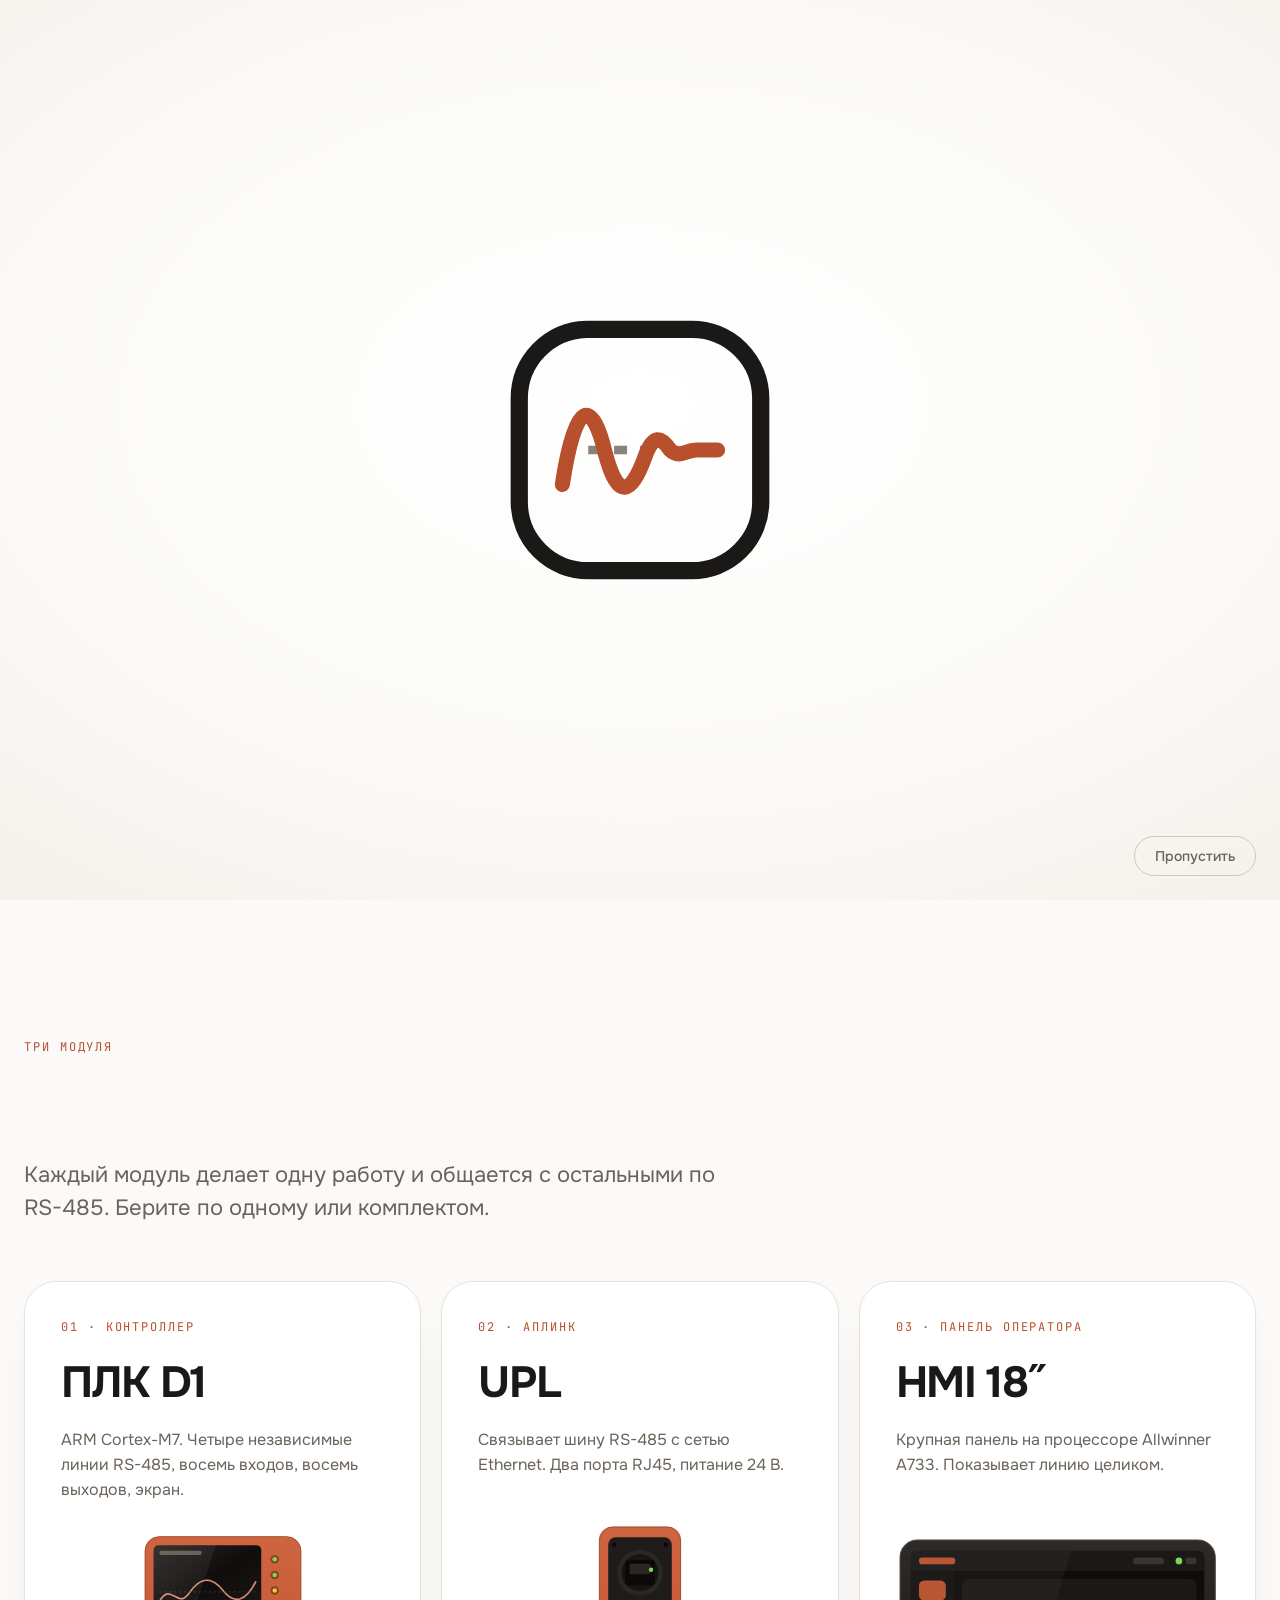
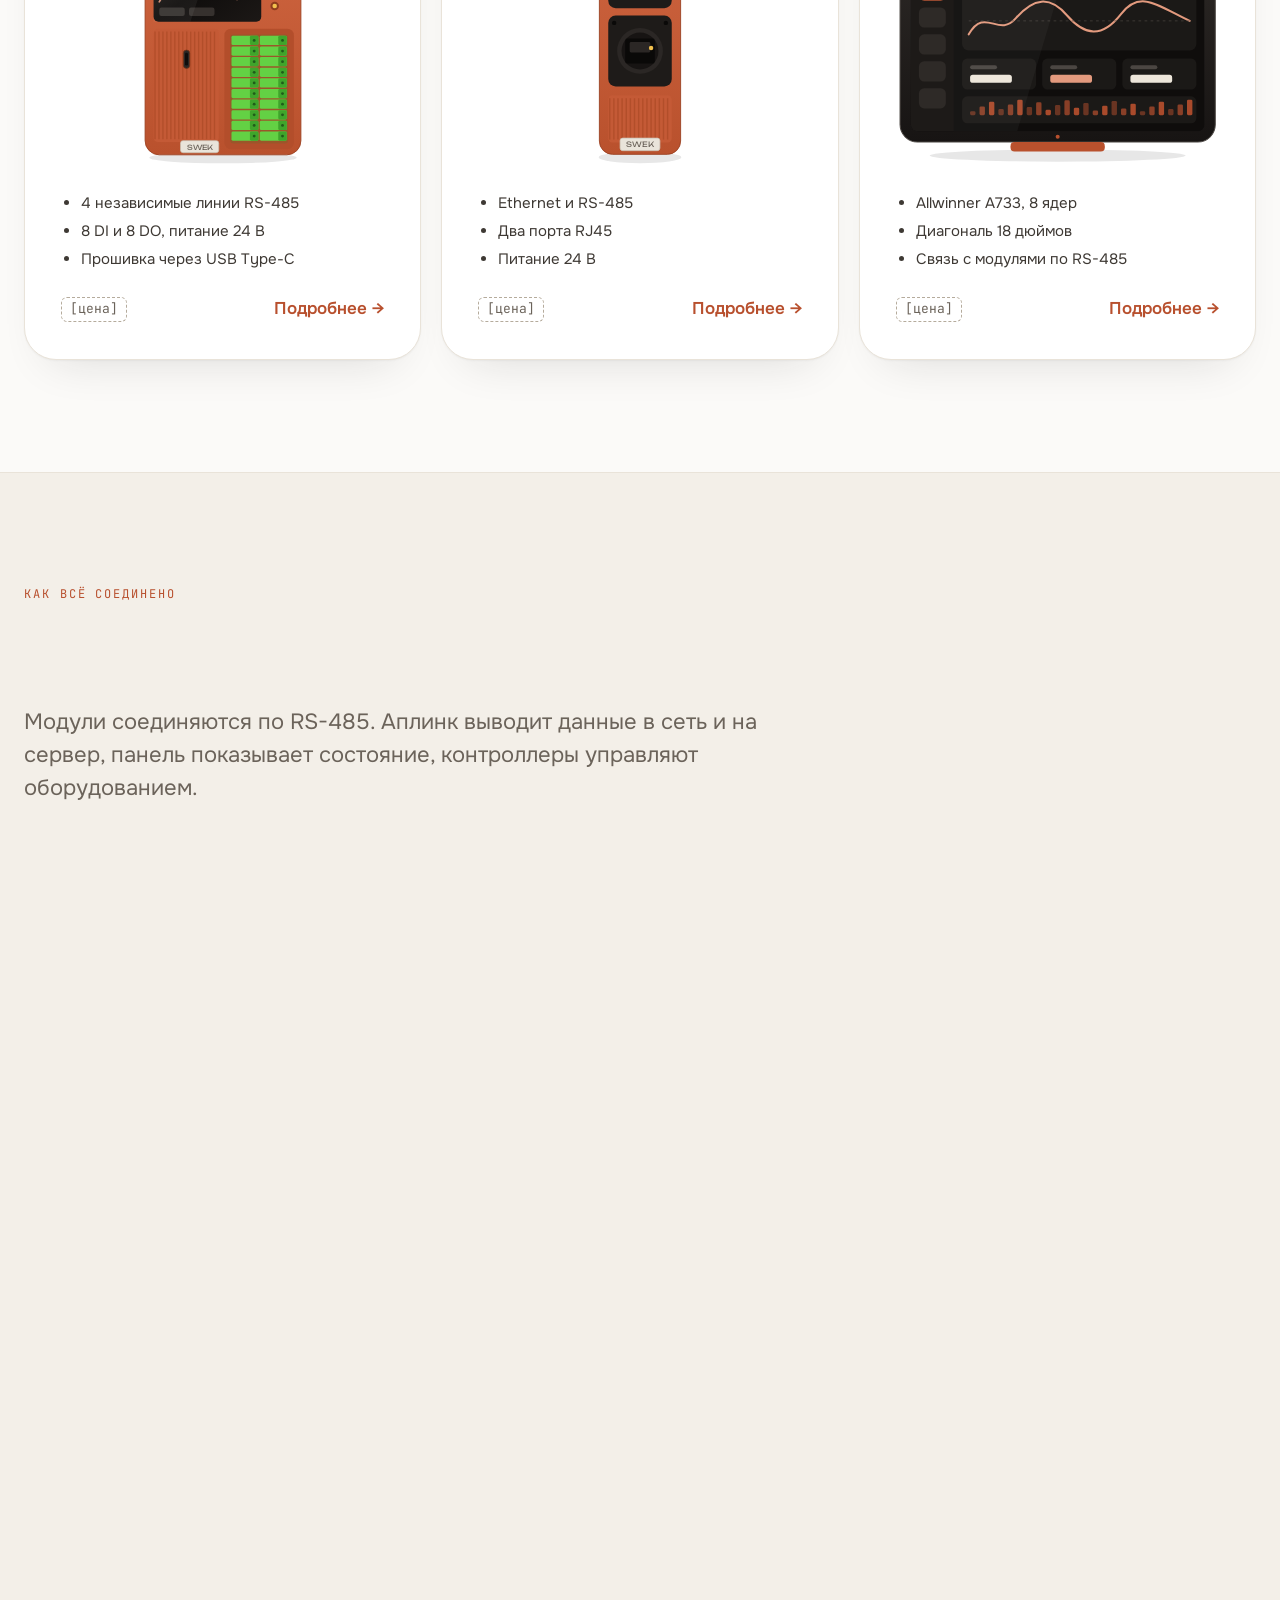
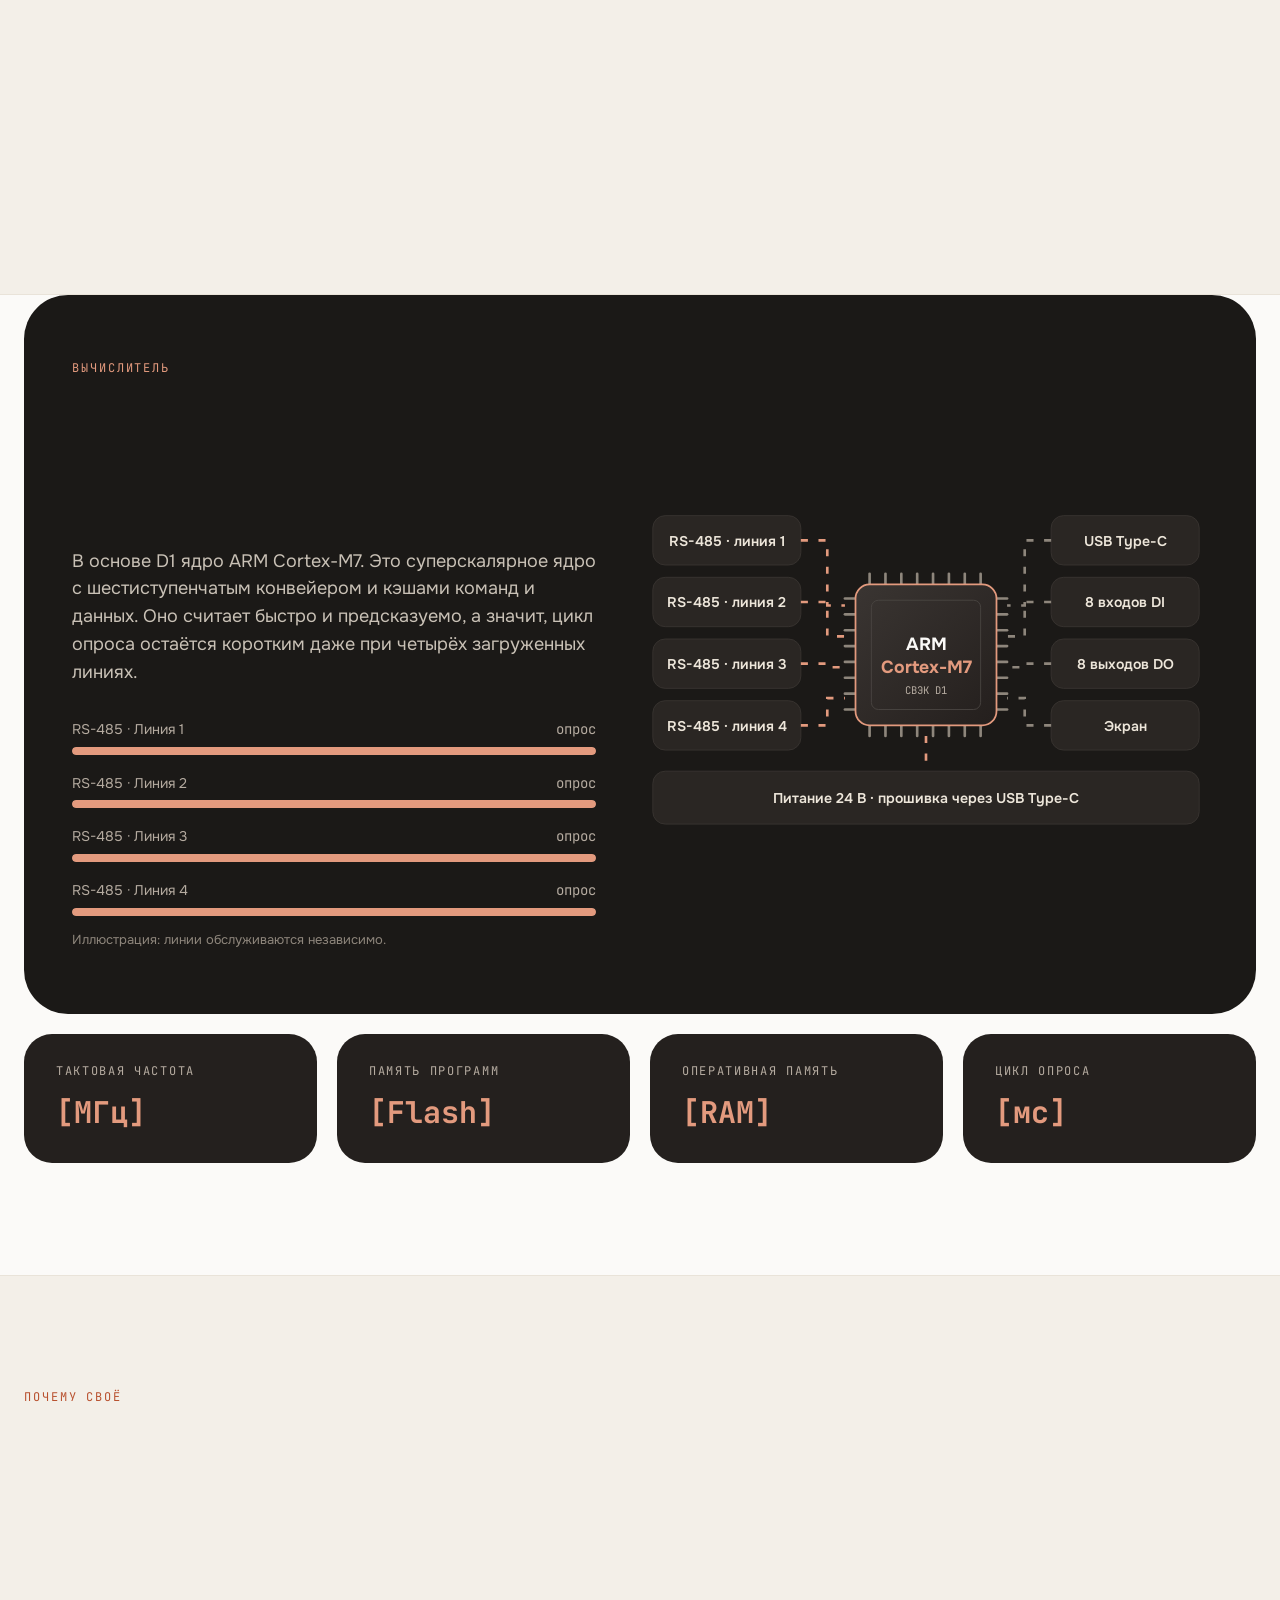
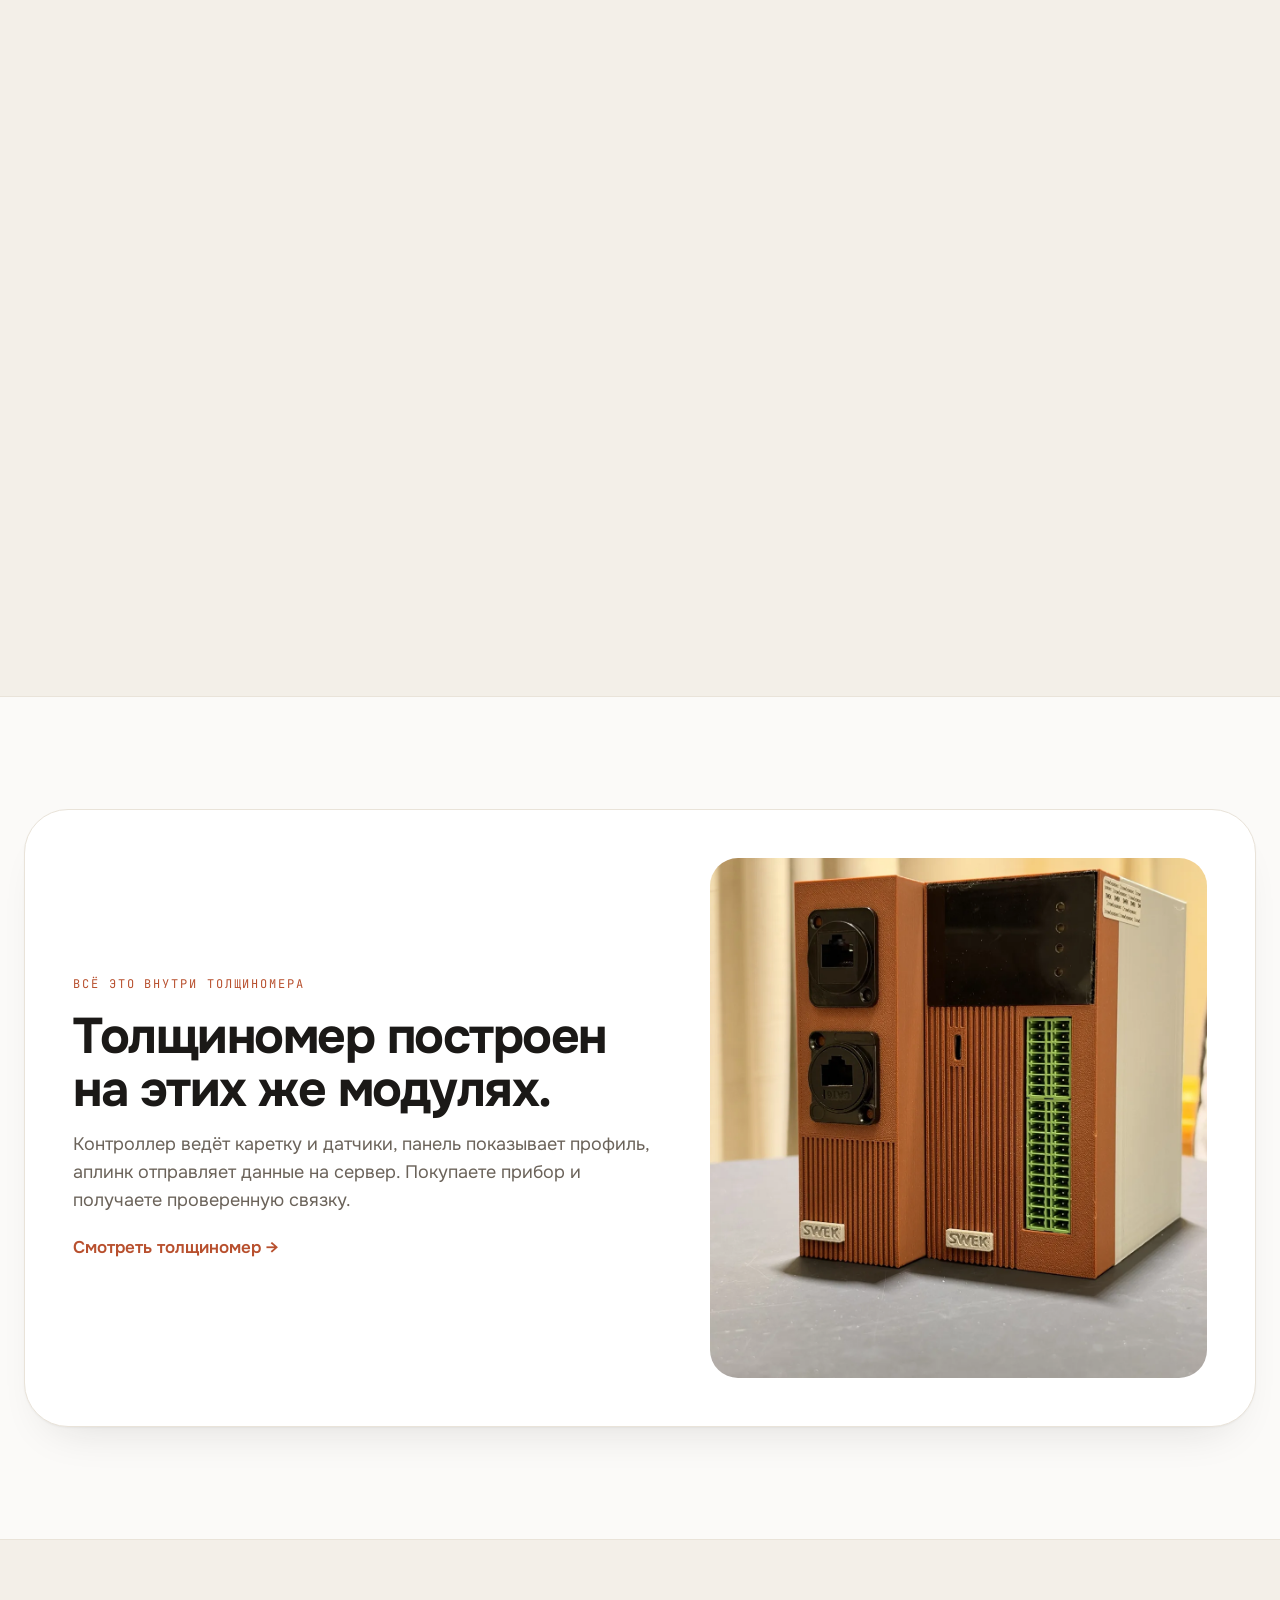
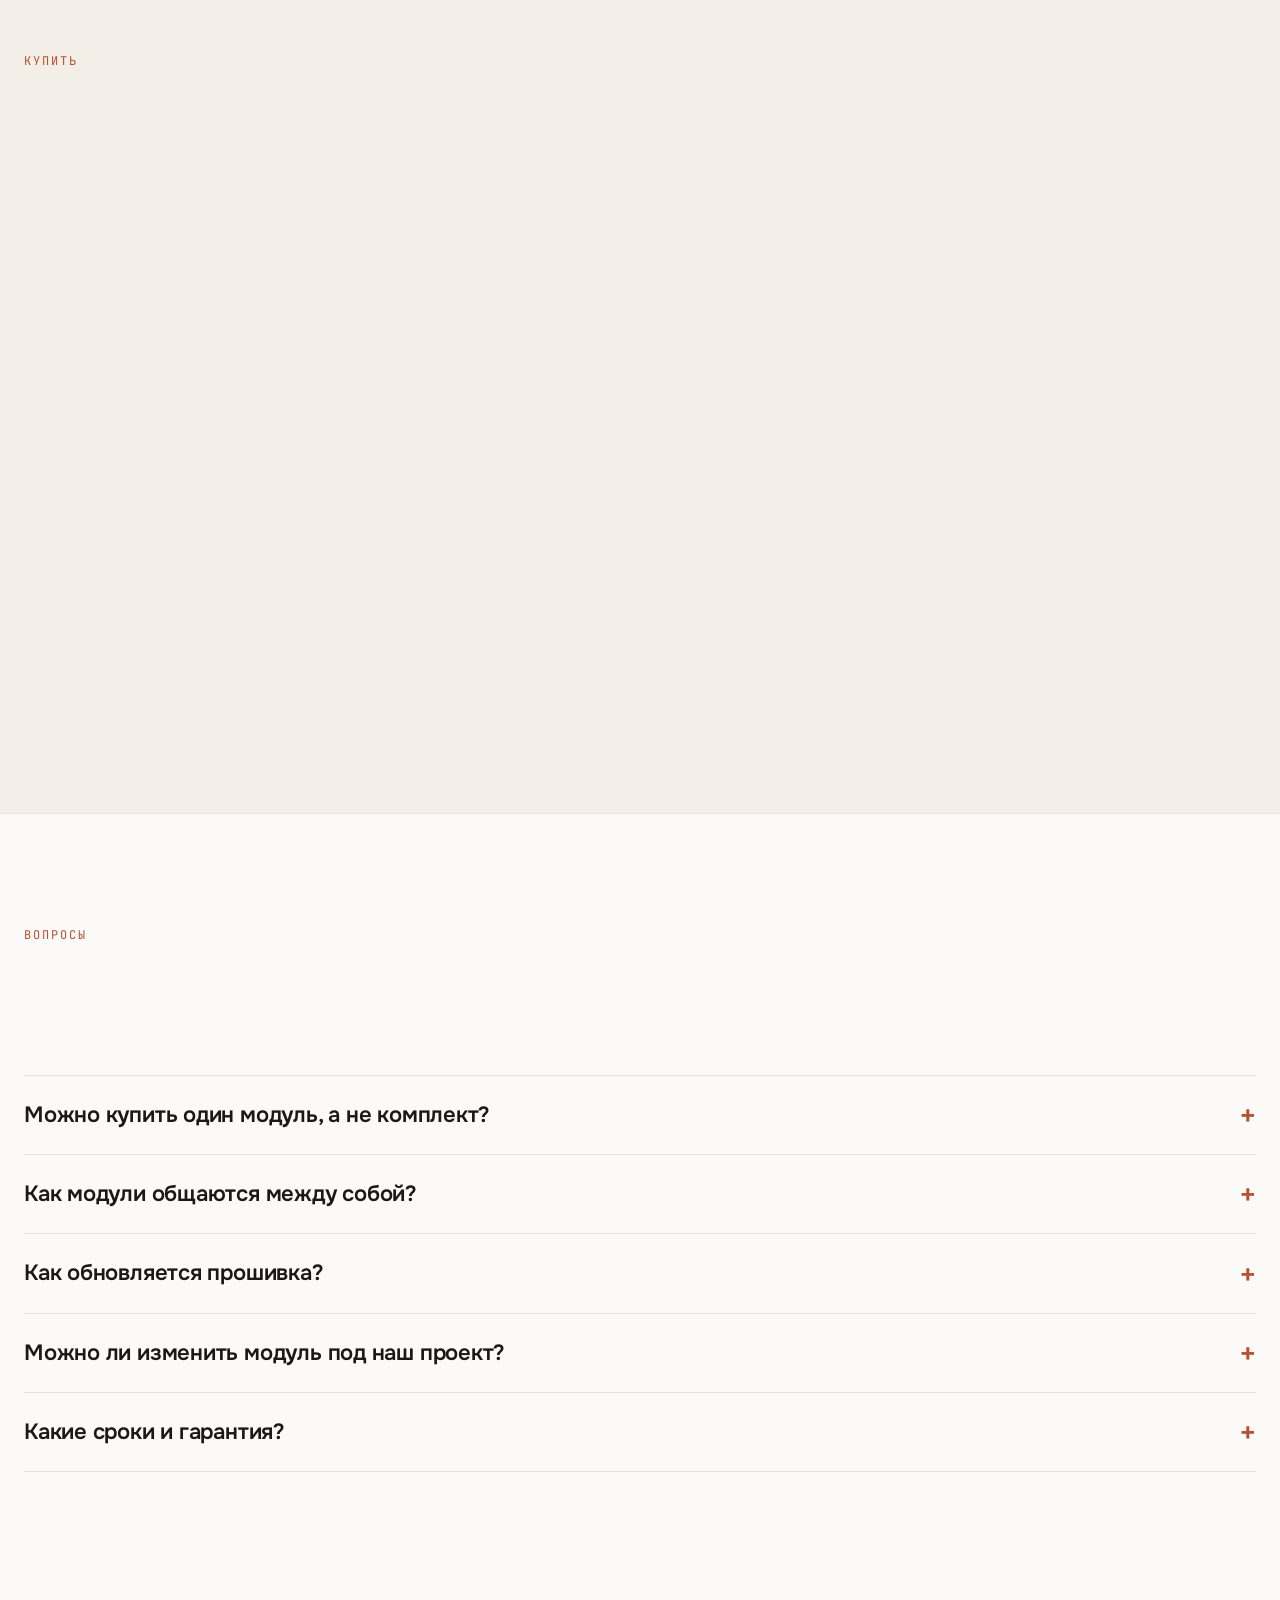
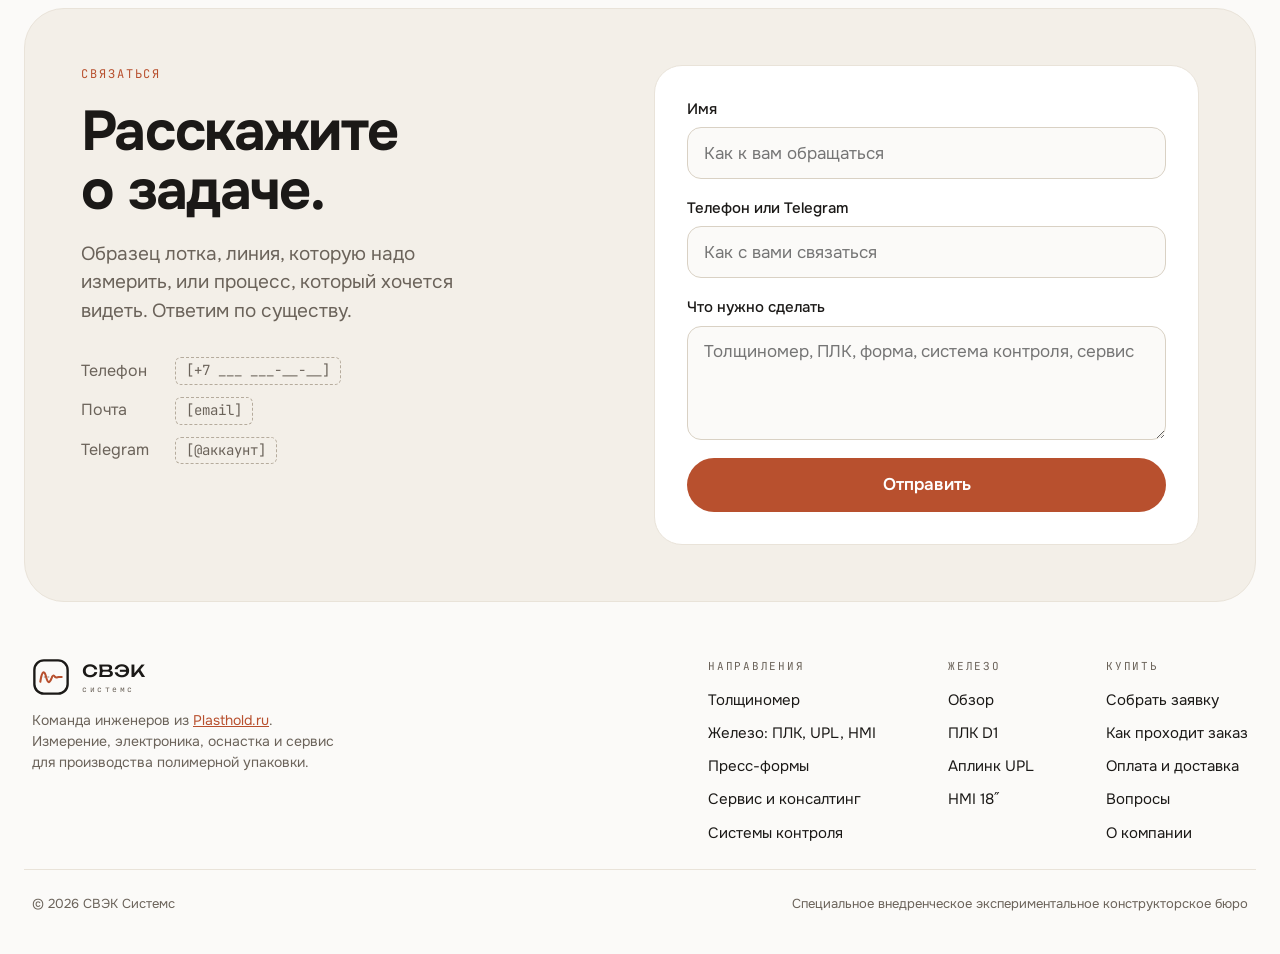
<file: hardware.html>
<!doctype html>
<html lang="ru">
<head>
<meta charset="utf-8">
<meta name="viewport" content="width=device-width,initial-scale=1">
<title>Железо СВЭК: ПЛК, UPL, HMI · СВЭК Системс</title>
<meta name="description" content="Собственное железо СВЭК: ПЛК D1, аплинк UPL и панель HMI на одной шине RS-485.">
<script>(function(){var d=document.documentElement;d.classList.add('js');try{if(sessionStorage.getItem('swek_intro'))d.classList.add('nopre');}catch(e){}})();</script>
<link rel="preconnect" href="https://fonts.googleapis.com">
<link rel="preconnect" href="https://fonts.gstatic.com" crossorigin>
<link href="https://fonts.googleapis.com/css2?family=JetBrains+Mono:wght@400;500&family=Onest:wght@400;500;600;700&family=Unbounded:wght@400;500&display=swap" rel="stylesheet">
<link rel="stylesheet" href="site.css">
<style>
body{margin:0;background:#FBFAF8}
*{box-sizing:border-box}
html{scroll-behavior:smooth}
a{color:#B8502E}
.wrap{max-width:1280px;margin:0 auto;padding:0 24px}
.sec{padding:112px 0}
.alt{background:#F3EFE8;border-top:1px solid #E9E3D9;border-bottom:1px solid #E9E3D9}
.eyebrow{font-family:'JetBrains Mono',monospace;font-size:12px;letter-spacing:.16em;text-transform:uppercase;color:#B8502E}
.h1{margin:0;font-weight:700;letter-spacing:-.035em;line-height:1.02;font-size:clamp(40px,7vw,88px)}
.h2{margin:0;font-weight:700;letter-spacing:-.03em;line-height:1.05;font-size:clamp(32px,5vw,60px)}
.lead{margin:0;font-size:clamp(18px,2vw,22px);line-height:1.5;color:#6B635A}
.card{background:#fff;border:1px solid #E9E3D9;border-radius:32px;box-shadow:0 1px 2px rgba(27,25,23,.04),0 24px 48px -28px rgba(27,25,23,.16)}
.tile{flex:1 1 300px;min-width:0;padding:32px;display:flex;flex-direction:column;gap:12px}
.fx{display:flex;flex-wrap:wrap;gap:20px}
.c{flex:1 1 320px;min-width:0}
.num{font-family:'JetBrains Mono',monospace;font-size:13px;color:#B8502E}
.ttl{font-size:22px;font-weight:700;letter-spacing:-.02em;line-height:1.15}
.txt{margin:0;color:#6B635A;font-size:16px;line-height:1.55}
.mono{font-family:'JetBrains Mono',monospace}
.cap{font-family:'JetBrains Mono',monospace;font-size:12px;letter-spacing:.14em;text-transform:uppercase;color:#6B635A}
.ph{font-family:'JetBrains Mono',monospace;font-size:13px;color:#6B635A;border:1px dashed #B5AB9C;border-radius:6px;padding:1px 8px;white-space:nowrap}
.sr{display:flex;justify-content:space-between;align-items:baseline;gap:16px;padding:15px 0;border-top:1px solid #E9E3D9;font-size:16px}
.sr:last-child{border-bottom:1px solid #E9E3D9}
.sr span:first-child{color:#6B635A}
.sr span:last-child{font-weight:500;text-align:right}
.btn{display:inline-flex;align-items:center;justify-content:center;min-height:52px;padding:0 28px;border-radius:999px;font-weight:600;font-size:16px;text-decoration:none;transition:background .2s,border-color .2s;cursor:pointer;border:0;font-family:'Onest',sans-serif}
.btn-primary{background:#B8502E;color:#fff}
.btn-primary:hover{background:#9E4123;color:#fff}
.btn-ghost{background:transparent;color:#1B1917;border:1px solid #CFC7BA}
.btn-ghost:hover{background:#F1ECE4;color:#1B1917}
.btn-light{background:#FBFAF8;color:#1B1917}
.btn-light:hover{background:#fff}
.nav-link:hover{color:#1B1917 !important}
.lift{transition:transform .3s ease,box-shadow .3s ease}
.lift:hover{transform:translateY(-6px);box-shadow:0 2px 4px rgba(27,25,23,.04),0 36px 64px -24px rgba(27,25,23,.24)}
.dark{background:#1B1917;color:#FBFAF8;border-radius:44px}
.dark .txt{color:#C9C1B6}
.dark .cap{color:#B5ABA0}
.dark .eyebrow{color:#E39A7E}
.chip{display:inline-flex;align-items:center;gap:8px;padding:8px 16px;border-radius:999px;background:#fff;border:1px solid #E9E3D9;font-size:14px;font-weight:500}
.chip i{width:8px;height:8px;border-radius:50%;background:#B8502E;display:inline-block}
.dchip{display:inline-flex;align-items:center;gap:8px;padding:8px 16px;border-radius:999px;background:#2A2623;border:1px solid #3A3532;font-size:14px;font-weight:500;color:#EDE6DA}
details{border-top:1px solid #E9E3D9;padding:22px 0}
details:last-of-type{border-bottom:1px solid #E9E3D9}
summary{cursor:pointer;font-size:clamp(18px,2vw,22px);font-weight:600;letter-spacing:-.01em;list-style:none;display:flex;justify-content:space-between;gap:16px;align-items:center}
summary::-webkit-details-marker{display:none}
summary::after{content:'+';font-family:'JetBrains Mono',monospace;color:#B8502E;font-size:26px;line-height:1}
details[open] summary::after{content:'–'}
details p{margin:14px 0 0;color:#6B635A;font-size:17px;line-height:1.6;max-width:880px}
:focus-visible{outline:2px solid #B8502E;outline-offset:3px}
@keyframes flow{to{stroke-dashoffset:-40}}
@keyframes pulse{0%,100%{opacity:.25}50%{opacity:.9}}
@keyframes bar1{0%,100%{width:34%}50%{width:78%}}
@keyframes bar2{0%,100%{width:62%}50%{width:28%}}
@keyframes bar3{0%,100%{width:48%}50%{width:88%}}
@keyframes bar4{0%,100%{width:22%}50%{width:58%}}
@keyframes floaty{0%,100%{transform:translateY(0)}50%{transform:translateY(-8px)}}
@keyframes scan{0%{transform:translateX(0)}100%{transform:translateX(100%)}}
.anim-flow{stroke-dasharray:8 12;animation:flow 1.6s linear infinite}
.anim-flow-r{stroke-dasharray:8 12;animation:flow 1.6s linear infinite reverse}
.anim-pulse{animation:pulse 2.4s ease-in-out infinite}
.anim-float{animation:floaty 6s ease-in-out infinite}
.lb{height:8px;border-radius:4px;background:#3A3532;overflow:hidden}
.lb i{display:block;height:100%;border-radius:4px;background:#E39A7E}
.lb .b1{animation:bar1 3.1s ease-in-out infinite}
.lb .b2{animation:bar2 2.7s ease-in-out infinite}
.lb .b3{animation:bar3 3.6s ease-in-out infinite}
.lb .b4{animation:bar4 2.3s ease-in-out infinite}
@media (prefers-reduced-motion:reduce){.anim-flow,.anim-flow-r,.anim-pulse,.anim-float,.lb i{animation:none}}
@media (max-width:700px){.sec{padding:72px 0}}
</style>
</head>
<body>
<div id="pre" aria-hidden="true"><iframe data-src="logo.html" title="" tabindex="-1"></iframe><button id="preSkip" type="button">Пропустить</button></div>
<div id="app" style="width:100%;background:#FBFAF8;color:#1B1917;font-family:'Onest',system-ui,sans-serif;font-size:17px;line-height:1.55">
<header class="hdr"><div class="hdr-in"><a class="brand" href="index.html" aria-label="СВЭК Системс, на главную"><svg width="38" height="38" viewBox="0 0 64 64" aria-hidden="true"><rect x="4" y="4" width="56" height="56" rx="16" fill="none" stroke="#1B1917" stroke-width="4"/><line x1="14" y1="32" x2="50" y2="32" stroke="#8A8178" stroke-width="2" stroke-dasharray="3 3"/><path d="M14 40 C17 20 21 20 24 33 C27 44 30 42 33 34 C35 28 37 29 39 32 C41 34 43 32 45 32 H50" fill="none" stroke="#B8502E" stroke-width="3.5" stroke-linecap="round" stroke-linejoin="round"/></svg><span style="display:flex;flex-direction:column;gap:3px"><span style="font-family:'Unbounded',sans-serif;font-size:22px;line-height:1;letter-spacing:.01em">свэк</span><span style="font-family:'JetBrains Mono',monospace;font-size:8px;letter-spacing:.32em;color:#6B635A">системс</span></span></a><nav class="nv" id="navMain" aria-label="Основное меню"><a class="l" href="gauge.html">Толщиномер</a><div class="dd"><a class="on on" href="hardware.html">Железо</a><div class="dd-m"><a href="hardware.html">Обзор <small>ПЛК · UPL · HMI</small></a><a href="d1.html">ПЛК D1 <small>Cortex-M7</small></a><a href="upl.html">Аплинк UPL <small>мост</small></a><a href="hmi.html">HMI 18″ <small>A733</small></a></div></div><a class="l" href="molds.html">Пресс-формы</a><a class="l" href="service.html">Сервис</a><a class="l" href="control.html">Системы контроля</a><a class="l" href="index.html#about">О нас</a></nav><a class="cta hdr-cta" href="order.html#configurator">Заказать</a><button id="navBtn" aria-label="Меню" aria-expanded="false" aria-controls="navMain"><svg width="22" height="22" viewBox="0 0 22 22" fill="none" stroke="#1B1917" stroke-width="2" stroke-linecap="round"><path d="M3 6H19M3 11H19M3 16H19"/></svg></button></div></header>
<main><section style="padding:72px 0 40px"><div class="wrap"><div style="display:flex;flex-wrap:wrap;gap:48px;align-items:center">
<div style="flex:1 1 480px;min-width:0">
<div class="eyebrow" style="margin-bottom:20px">Комплектующие · собственная разработка</div>
<h1 class="h1">ПЛК, аплинк<br>и панель.<br><span style="color:#B8502E">Всё своё.</span></h1>
<p class="lead" style="margin-top:28px;max-width:560px">Контроллер D1 на ARM Cortex-M7, аплинк UPL и панель оператора на Allwinner A733. Три модуля, одна шина RS-485, одна команда разработчиков.</p>
<div style="display:flex;flex-wrap:wrap;gap:12px;margin-top:32px"><a class="btn btn-primary" href="order.html#configurator">Заказать комплект</a><a class="btn btn-ghost" href="#modules">Три модуля</a></div>
<div style="display:flex;flex-wrap:wrap;gap:10px;margin-top:32px"><span class="chip"><i></i>ARM Cortex-M7</span><span class="chip"><i></i>4 × RS-485</span><span class="chip"><i></i>24 В</span><span class="chip"><i></i>USB Type-C</span><span class="chip"><i></i>8 DI / 8 DO</span></div>
</div>
<div style="flex:1 1 380px;min-width:0;position:relative">
<div class="card rv" style="padding:14px;border-radius:44px;overflow:hidden"><img src="plc-front.webp" alt="ПЛК D1 и аплинк UPL, опытные образцы" style="display:block;width:100%;height:auto;border-radius:32px"></div>
<div class="card rv anim-float" style="position:absolute;left:-18px;bottom:46px;padding:14px 20px;border-radius:20px"><div class="cap">Входы / выходы</div><div style="font-size:22px;font-weight:700">8 DI · 8 DO</div></div>
<div style="font-size:13px;color:#6B635A;margin-top:12px">На фото опытные образцы D1 и UPL.</div>
</div>
</div></div></section>
<section id="modules" class="sec"><div class="wrap"><div class="eyebrow" style="margin-bottom:20px">Три модуля</div><h2 class="h2 rv" style="max-width:900px">Контроллер, мост и экран.</h2><p class="lead" style="max-width:720px;margin-top:20px">Каждый модуль делает одну работу и общается с остальными по RS-485. Берите по одному или комплектом.</p><div class="fx" style="margin-top:56px"><a class="card lift" href="d1.html" style="flex:1 1 340px;min-width:0;padding:36px;display:flex;flex-direction:column;text-decoration:none;color:#1B1917"><div class="eyebrow">01 · Контроллер</div><div style="font-size:clamp(30px,3.4vw,44px);font-weight:700;letter-spacing:-.03em;margin-top:12px">ПЛК D1</div><p class="txt" style="margin-top:12px">ARM Cortex-M7. Четыре независимые линии RS-485, восемь входов, восемь выходов, экран.</p><div style="display:flex;justify-content:center;align-items:flex-end;min-height:230px;padding:28px 0 8px;margin-top:auto"><svg viewBox="0 0 240 330" width="170px" role="img" aria-label="ПЛК D1, вид спереди" style="display:block;height:auto"><defs><linearGradient id="hD1Gl" x1="0" y1="0" x2="1" y2="1"><stop offset="0" stop-color="#2B2725"/><stop offset="0.5" stop-color="#0F0D0C"/><stop offset="1" stop-color="#1C1816"/></linearGradient><linearGradient id="hD1Bd" x1="0" y1="0" x2="0" y2="1"><stop offset="0" stop-color="#CF6540"/><stop offset="1" stop-color="#B9512D"/></linearGradient></defs><ellipse cx="120" cy="320" rx="104" ry="8" fill="#1B1917" opacity="0.10"/><rect x="10" y="8" width="220" height="308" rx="20" fill="url(#hD1Bd)"/><rect x="10" y="8" width="220" height="308" rx="20" fill="none" stroke="#9A4020" stroke-width="1.2"/><rect x="22" y="20" width="152" height="108" rx="7" fill="url(#hD1Gl)"/><g opacity="0.9"><rect x="30" y="28" width="60" height="6" rx="3" fill="#6B635A"/><path d="M30 100 C46 70 56 112 72 88 S104 64 120 84 S152 100 166 72" fill="none" stroke="#E39A7E" stroke-width="2.4" stroke-linecap="round"/><line x1="30" y1="86" x2="166" y2="86" stroke="#4B4642" stroke-dasharray="3 4"/><rect x="30" y="108" width="36" height="12" rx="3" fill="#3A3532"/><rect x="72" y="108" width="36" height="12" rx="3" fill="#3A3532"/></g><path d="M22 20 H110 L74 128 H22Z" fill="#fff" opacity="0.05"/><circle cx="193" cy="40" r="6" fill="#8E3D1D"/><circle cx="193" cy="40" r="3.2" fill="#7CD65A" class="anim-pulse"/><circle cx="193" cy="62" r="6" fill="#8E3D1D"/><circle cx="193" cy="62" r="3.2" fill="#7CD65A" /><circle cx="193" cy="84" r="6" fill="#8E3D1D"/><circle cx="193" cy="84" r="3.2" fill="#F2C14E" /><circle cx="193" cy="106" r="6" fill="#8E3D1D"/><circle cx="193" cy="106" r="3.2" fill="#F2C14E" /><rect x="22" y="138" width="92" height="160" rx="6" fill="#C45A36"/><g stroke="#A2431F" stroke-width="2" opacity="0.5"><line x1="24.0" y1="142" x2="24.0" y2="294"/><line x1="29.6" y1="142" x2="29.6" y2="294"/><line x1="35.2" y1="142" x2="35.2" y2="294"/><line x1="40.8" y1="142" x2="40.8" y2="294"/><line x1="46.4" y1="142" x2="46.4" y2="294"/><line x1="52.0" y1="142" x2="52.0" y2="294"/><line x1="57.599999999999994" y1="142" x2="57.599999999999994" y2="294"/><line x1="63.199999999999996" y1="142" x2="63.199999999999996" y2="294"/><line x1="68.8" y1="142" x2="68.8" y2="294"/><line x1="74.4" y1="142" x2="74.4" y2="294"/><line x1="80.0" y1="142" x2="80.0" y2="294"/><line x1="85.6" y1="142" x2="85.6" y2="294"/><line x1="91.19999999999999" y1="142" x2="91.19999999999999" y2="294"/><line x1="96.8" y1="142" x2="96.8" y2="294"/><line x1="102.39999999999999" y1="142" x2="102.39999999999999" y2="294"/><line x1="108.0" y1="142" x2="108.0" y2="294"/></g><rect x="64" y="168" width="9" height="26" rx="4.5" fill="#2A2725" stroke="#7A3519" stroke-width="1"/><rect x="66.4" y="172" width="4.2" height="18" rx="2" fill="#0F0D0C"/><rect x="122" y="138" width="98" height="170" rx="9" fill="#B34E2B"/><rect x="130" y="146" width="82" height="154" rx="5" fill="#2E7D2B" opacity="0.18"/><rect x="132" y="148" width="38" height="13" rx="2" fill="#63D144"/><rect x="158" y="148" width="12" height="13" rx="2" fill="#3FA52B"/><circle cx="164" cy="154.5" r="2" fill="#1F5C1A"/><rect x="132" y="163" width="38" height="13" rx="2" fill="#63D144"/><rect x="158" y="163" width="12" height="13" rx="2" fill="#3FA52B"/><circle cx="164" cy="169.5" r="2" fill="#1F5C1A"/><rect x="132" y="178" width="38" height="13" rx="2" fill="#63D144"/><rect x="158" y="178" width="12" height="13" rx="2" fill="#3FA52B"/><circle cx="164" cy="184.5" r="2" fill="#1F5C1A"/><rect x="132" y="193" width="38" height="13" rx="2" fill="#63D144"/><rect x="158" y="193" width="12" height="13" rx="2" fill="#3FA52B"/><circle cx="164" cy="199.5" r="2" fill="#1F5C1A"/><rect x="132" y="208" width="38" height="13" rx="2" fill="#63D144"/><rect x="158" y="208" width="12" height="13" rx="2" fill="#3FA52B"/><circle cx="164" cy="214.5" r="2" fill="#1F5C1A"/><rect x="132" y="223" width="38" height="13" rx="2" fill="#63D144"/><rect x="158" y="223" width="12" height="13" rx="2" fill="#3FA52B"/><circle cx="164" cy="229.5" r="2" fill="#1F5C1A"/><rect x="132" y="238" width="38" height="13" rx="2" fill="#63D144"/><rect x="158" y="238" width="12" height="13" rx="2" fill="#3FA52B"/><circle cx="164" cy="244.5" r="2" fill="#1F5C1A"/><rect x="132" y="253" width="38" height="13" rx="2" fill="#63D144"/><rect x="158" y="253" width="12" height="13" rx="2" fill="#3FA52B"/><circle cx="164" cy="259.5" r="2" fill="#1F5C1A"/><rect x="132" y="268" width="38" height="13" rx="2" fill="#63D144"/><rect x="158" y="268" width="12" height="13" rx="2" fill="#3FA52B"/><circle cx="164" cy="274.5" r="2" fill="#1F5C1A"/><rect x="132" y="283" width="38" height="13" rx="2" fill="#63D144"/><rect x="158" y="283" width="12" height="13" rx="2" fill="#3FA52B"/><circle cx="164" cy="289.5" r="2" fill="#1F5C1A"/><rect x="172" y="148" width="38" height="13" rx="2" fill="#63D144"/><rect x="198" y="148" width="12" height="13" rx="2" fill="#3FA52B"/><circle cx="204" cy="154.5" r="2" fill="#1F5C1A"/><rect x="172" y="163" width="38" height="13" rx="2" fill="#63D144"/><rect x="198" y="163" width="12" height="13" rx="2" fill="#3FA52B"/><circle cx="204" cy="169.5" r="2" fill="#1F5C1A"/><rect x="172" y="178" width="38" height="13" rx="2" fill="#63D144"/><rect x="198" y="178" width="12" height="13" rx="2" fill="#3FA52B"/><circle cx="204" cy="184.5" r="2" fill="#1F5C1A"/><rect x="172" y="193" width="38" height="13" rx="2" fill="#63D144"/><rect x="198" y="193" width="12" height="13" rx="2" fill="#3FA52B"/><circle cx="204" cy="199.5" r="2" fill="#1F5C1A"/><rect x="172" y="208" width="38" height="13" rx="2" fill="#63D144"/><rect x="198" y="208" width="12" height="13" rx="2" fill="#3FA52B"/><circle cx="204" cy="214.5" r="2" fill="#1F5C1A"/><rect x="172" y="223" width="38" height="13" rx="2" fill="#63D144"/><rect x="198" y="223" width="12" height="13" rx="2" fill="#3FA52B"/><circle cx="204" cy="229.5" r="2" fill="#1F5C1A"/><rect x="172" y="238" width="38" height="13" rx="2" fill="#63D144"/><rect x="198" y="238" width="12" height="13" rx="2" fill="#3FA52B"/><circle cx="204" cy="244.5" r="2" fill="#1F5C1A"/><rect x="172" y="253" width="38" height="13" rx="2" fill="#63D144"/><rect x="198" y="253" width="12" height="13" rx="2" fill="#3FA52B"/><circle cx="204" cy="259.5" r="2" fill="#1F5C1A"/><rect x="172" y="268" width="38" height="13" rx="2" fill="#63D144"/><rect x="198" y="268" width="12" height="13" rx="2" fill="#3FA52B"/><circle cx="204" cy="274.5" r="2" fill="#1F5C1A"/><rect x="172" y="283" width="38" height="13" rx="2" fill="#63D144"/><rect x="198" y="283" width="12" height="13" rx="2" fill="#3FA52B"/><circle cx="204" cy="289.5" r="2" fill="#1F5C1A"/><rect x="60" y="296" width="54" height="17" rx="3.5" fill="#E9E4DA" stroke="#C9C1B3"/><text x="87.0" y="308.5" font-family="Unbounded, sans-serif" font-size="10" fill="#6B635A" text-anchor="middle">SWEK</text></svg></div><ul style="margin:14px 0 0;padding-left:20px;color:#3E3934;font-size:15px"><li style="margin:5px 0">4 независимые линии RS-485</li><li style="margin:5px 0">8 DI и 8 DO, питание 24 В</li><li style="margin:5px 0">Прошивка через USB Type-C</li></ul><div style="margin-top:20px;display:flex;justify-content:space-between;align-items:center"><span class="ph">[цена]</span><span style="color:#B8502E;font-weight:600">Подробнее →</span></div></a><a class="card lift" href="upl.html" style="flex:1 1 340px;min-width:0;padding:36px;display:flex;flex-direction:column;text-decoration:none;color:#1B1917"><div class="eyebrow">02 · Аплинк</div><div style="font-size:clamp(30px,3.4vw,44px);font-weight:700;letter-spacing:-.03em;margin-top:12px">UPL</div><p class="txt" style="margin-top:12px">Связывает шину RS-485 с сетью Ethernet. Два порта RJ45, питание 24 В.</p><div style="display:flex;justify-content:center;align-items:flex-end;min-height:230px;padding:28px 0 8px;margin-top:auto"><svg viewBox="0 0 130 330" width="96px" role="img" aria-label="Аплинк UPL, вид спереди" style="display:block;height:auto"><defs><linearGradient id="hUPBd" x1="0" y1="0" x2="0" y2="1"><stop offset="0" stop-color="#CF6540"/><stop offset="1" stop-color="#B9512D"/></linearGradient></defs><ellipse cx="65" cy="320" rx="56" ry="8" fill="#1B1917" opacity="0.10"/><rect x="10" y="8" width="110" height="308" rx="18" fill="url(#hUPBd)"/><rect x="10" y="8" width="110" height="308" rx="18" fill="none" stroke="#9A4020" stroke-width="1.2"/><rect x="22" y="22" width="86" height="96" rx="10" fill="#1E1B19"/><circle cx="30" cy="32" r="3" fill="#0A0908"/><circle cx="100" cy="32" r="3" fill="#0A0908"/><circle cx="65" cy="70" r="31" fill="#2B2725"/><circle cx="65" cy="70" r="25" fill="#171413"/><rect x="45" y="53" width="40" height="34" rx="3" fill="#0A0908"/><rect x="51" y="58" width="28" height="14" rx="2" fill="#2B2725"/><rect x="22" y="128" width="86" height="96" rx="10" fill="#1E1B19"/><circle cx="30" cy="138" r="3" fill="#0A0908"/><circle cx="100" cy="138" r="3" fill="#0A0908"/><circle cx="65" cy="176" r="31" fill="#2B2725"/><circle cx="65" cy="176" r="25" fill="#171413"/><rect x="45" y="159" width="40" height="34" rx="3" fill="#0A0908"/><rect x="51" y="164" width="28" height="14" rx="2" fill="#2B2725"/><circle cx="80" cy="66" r="3" fill="#7CD65A" class="anim-pulse"/><circle cx="80" cy="172" r="3" fill="#F2C14E" class="anim-pulse"/><rect x="22" y="236" width="86" height="64" rx="6" fill="#C45A36"/><g stroke="#A2431F" stroke-width="2" opacity="0.5"><line x1="24.0" y1="240" x2="24.0" y2="296"/><line x1="29.6" y1="240" x2="29.6" y2="296"/><line x1="35.2" y1="240" x2="35.2" y2="296"/><line x1="40.8" y1="240" x2="40.8" y2="296"/><line x1="46.4" y1="240" x2="46.4" y2="296"/><line x1="52.0" y1="240" x2="52.0" y2="296"/><line x1="57.599999999999994" y1="240" x2="57.599999999999994" y2="296"/><line x1="63.199999999999996" y1="240" x2="63.199999999999996" y2="296"/><line x1="68.8" y1="240" x2="68.8" y2="296"/><line x1="74.4" y1="240" x2="74.4" y2="296"/><line x1="80.0" y1="240" x2="80.0" y2="296"/><line x1="85.6" y1="240" x2="85.6" y2="296"/><line x1="91.19999999999999" y1="240" x2="91.19999999999999" y2="296"/><line x1="96.8" y1="240" x2="96.8" y2="296"/><line x1="102.39999999999999" y1="240" x2="102.39999999999999" y2="296"/></g><rect x="38" y="294" width="54" height="17" rx="3.5" fill="#E9E4DA" stroke="#C9C1B3"/><text x="65.0" y="306.5" font-family="Unbounded, sans-serif" font-size="10" fill="#6B635A" text-anchor="middle">SWEK</text></svg></div><ul style="margin:14px 0 0;padding-left:20px;color:#3E3934;font-size:15px"><li style="margin:5px 0">Ethernet и RS-485</li><li style="margin:5px 0">Два порта RJ45</li><li style="margin:5px 0">Питание 24 В</li></ul><div style="margin-top:20px;display:flex;justify-content:space-between;align-items:center"><span class="ph">[цена]</span><span style="color:#B8502E;font-weight:600">Подробнее →</span></div></a><a class="card lift" href="hmi.html" style="flex:1 1 340px;min-width:0;padding:36px;display:flex;flex-direction:column;text-decoration:none;color:#1B1917"><div class="eyebrow">03 · Панель оператора</div><div style="font-size:clamp(30px,3.4vw,44px);font-weight:700;letter-spacing:-.03em;margin-top:12px">HMI 18″</div><p class="txt" style="margin-top:12px">Крупная панель на процессоре Allwinner A733. Показывает линию целиком.</p><div style="display:flex;justify-content:center;align-items:flex-end;min-height:230px;padding:28px 0 8px;margin-top:auto"><svg viewBox="0 0 480 340" width="100%" role="img" aria-label="Панель оператора HMI 18 дюймов" style="display:block;height:auto"><defs><linearGradient id="hHMBz" x1="0" y1="0" x2="0" y2="1"><stop offset="0" stop-color="#2E2A27"/><stop offset="1" stop-color="#171413"/></linearGradient><clipPath id="hHMCl"><rect x="22" y="22" width="436" height="268" rx="10"/></clipPath></defs><ellipse cx="240" cy="326" rx="190" ry="9" fill="#1B1917" opacity="0.10"/><rect x="6" y="6" width="468" height="300" rx="26" fill="url(#hHMBz)"/><rect x="6" y="6" width="468" height="300" rx="26" fill="none" stroke="#4B4642" stroke-width="1.5"/><g clip-path="url(#hHMCl)"><g transform="translate(22 22)"><rect width="436" height="268" fill="#0F0D0C"/><rect width="436" height="30" fill="#1B1917"/><rect x="12" y="10" width="54" height="10" rx="5" fill="#B8502E"/><rect x="330" y="10" width="46" height="10" rx="5" fill="#3A3532"/><circle cx="398" cy="15" r="5" fill="#7CD65A"/><rect x="408" y="10" width="16" height="10" rx="3" fill="#3A3532"/><rect y="30" width="64" height="238" fill="#151210"/><rect x="12" y="44" width="40" height="30" rx="8" fill="#B8502E"/><rect x="12" y="84" width="40" height="30" rx="8" fill="#26221F"/><rect x="12" y="124" width="40" height="30" rx="8" fill="#26221F"/><rect x="12" y="164" width="40" height="30" rx="8" fill="#26221F"/><rect x="12" y="204" width="40" height="30" rx="8" fill="#26221F"/><rect x="76" y="42" width="348" height="106" rx="10" fill="#1B1917"/><path d="M86 124 C110 82 130 130 156 100 S206 66 232 96 S284 130 312 94 S364 80 414 104" fill="none" stroke="#E39A7E" stroke-width="3" stroke-linecap="round"/><line x1="86" y1="104" x2="414" y2="104" stroke="#4B4642" stroke-dasharray="4 5"/><rect x="76" y="160" width="110" height="46" rx="8" fill="#1B1917"/><rect x="88" y="170" width="40" height="6" rx="3" fill="#4B4642"/><rect x="88" y="184" width="62" height="12" rx="4" fill="#EDE6DA"/><rect x="195" y="160" width="110" height="46" rx="8" fill="#1B1917"/><rect x="207" y="170" width="40" height="6" rx="3" fill="#4B4642"/><rect x="207" y="184" width="62" height="12" rx="4" fill="#E39A7E"/><rect x="314" y="160" width="110" height="46" rx="8" fill="#1B1917"/><rect x="326" y="170" width="40" height="6" rx="3" fill="#4B4642"/><rect x="326" y="184" width="62" height="12" rx="4" fill="#EDE6DA"/><rect x="76" y="216" width="348" height="40" rx="8" fill="#1B1917"/><rect x="88" y="238" width="8" height="6" rx="2" fill="#B8502E" opacity="0.5"/><rect x="102" y="231" width="8" height="13" rx="2" fill="#B8502E" opacity="0.7"/><rect x="116" y="224" width="8" height="20" rx="2" fill="#B8502E" opacity="0.9"/><rect x="130" y="235" width="8" height="9" rx="2" fill="#B8502E" opacity="0.5"/><rect x="144" y="228" width="8" height="16" rx="2" fill="#B8502E" opacity="0.7"/><rect x="158" y="221" width="8" height="23" rx="2" fill="#B8502E" opacity="0.9"/><rect x="172" y="232" width="8" height="12" rx="2" fill="#B8502E" opacity="0.5"/><rect x="186" y="225" width="8" height="19" rx="2" fill="#B8502E" opacity="0.7"/><rect x="200" y="236" width="8" height="8" rx="2" fill="#B8502E" opacity="0.9"/><rect x="214" y="229" width="8" height="15" rx="2" fill="#B8502E" opacity="0.5"/><rect x="228" y="222" width="8" height="22" rx="2" fill="#B8502E" opacity="0.7"/><rect x="242" y="233" width="8" height="11" rx="2" fill="#B8502E" opacity="0.9"/><rect x="256" y="226" width="8" height="18" rx="2" fill="#B8502E" opacity="0.5"/><rect x="270" y="237" width="8" height="7" rx="2" fill="#B8502E" opacity="0.7"/><rect x="284" y="230" width="8" height="14" rx="2" fill="#B8502E" opacity="0.9"/><rect x="298" y="223" width="8" height="21" rx="2" fill="#B8502E" opacity="0.5"/><rect x="312" y="234" width="8" height="10" rx="2" fill="#B8502E" opacity="0.7"/><rect x="326" y="227" width="8" height="17" rx="2" fill="#B8502E" opacity="0.9"/><rect x="340" y="238" width="8" height="6" rx="2" fill="#B8502E" opacity="0.5"/><rect x="354" y="231" width="8" height="13" rx="2" fill="#B8502E" opacity="0.7"/><rect x="368" y="224" width="8" height="20" rx="2" fill="#B8502E" opacity="0.9"/><rect x="382" y="235" width="8" height="9" rx="2" fill="#B8502E" opacity="0.5"/><rect x="396" y="228" width="8" height="16" rx="2" fill="#B8502E" opacity="0.7"/><rect x="410" y="221" width="8" height="23" rx="2" fill="#B8502E" opacity="0.9"/></g></g><path d="M22 22 H260 L180 290 H22Z" fill="#fff" opacity="0.035" clip-path="url(#hHMCl)"/><circle cx="240" cy="298" r="3" fill="#B8502E"/><rect x="170" y="306" width="140" height="14" rx="6" fill="#B9512D"/></svg></div><ul style="margin:14px 0 0;padding-left:20px;color:#3E3934;font-size:15px"><li style="margin:5px 0">Allwinner A733, 8 ядер</li><li style="margin:5px 0">Диагональ 18 дюймов</li><li style="margin:5px 0">Связь с модулями по RS-485</li></ul><div style="margin-top:20px;display:flex;justify-content:space-between;align-items:center"><span class="ph">[цена]</span><span style="color:#B8502E;font-weight:600">Подробнее →</span></div></a></div></div></section><section id="topology" class="sec alt"><div class="wrap"><div class="eyebrow" style="margin-bottom:20px">Как всё соединено</div><h2 class="h2 rv" style="max-width:960px">Одна шина. Все на связи.</h2><p class="lead" style="max-width:760px;margin-top:20px">Модули соединяются по RS-485. Аплинк выводит данные в сеть и на сервер, панель показывает состояние, контроллеры управляют оборудованием.</p><div class="card rv" style="margin-top:48px;padding:32px 24px 20px;border-radius:44px;overflow:hidden"><svg viewBox="0 0 1200 560" width="100%" role="img" aria-label="Схема соединения: сервер, аплинк UPL, шина RS-485, панель HMI, контроллеры D1 и толщиномер" style="display:block;height:auto"><path d="M200 280 H300" stroke="#CFC7BA" stroke-width="6" stroke-linecap="round"/><path d="M200 280 H300" stroke="#8A8178" stroke-width="3" class="anim-flow" stroke-linecap="round"/><path d="M420 280 H1160" stroke="#EBC9B8" stroke-width="8" stroke-linecap="round"/><path d="M420 280 H1160" stroke="#B8502E" stroke-width="4" class="anim-flow" stroke-linecap="round"/><path d="M650 280 V190" stroke="#EBC9B8" stroke-width="6" stroke-linecap="round"/><path d="M650 280 V190" stroke="#B8502E" stroke-width="3" class="anim-flow" stroke-linecap="round"/><path d="M545 280 V360" stroke="#EBC9B8" stroke-width="6" stroke-linecap="round"/><path d="M545 280 V360" stroke="#B8502E" stroke-width="3" class="anim-flow" stroke-linecap="round"/><path d="M735 280 V360" stroke="#EBC9B8" stroke-width="6" stroke-linecap="round"/><path d="M735 280 V360" stroke="#B8502E" stroke-width="3" class="anim-flow" stroke-linecap="round"/><path d="M1025 280 V330" stroke="#EBC9B8" stroke-width="6" stroke-linecap="round"/><path d="M1025 280 V330" stroke="#B8502E" stroke-width="3" class="anim-flow" stroke-linecap="round"/><rect x="30" y="210" width="170" height="140" rx="24" fill="#fff" stroke="#E4DDD1"/><rect x="62" y="236" width="106" height="22" rx="7" fill="#F3EFE8" stroke="#E4DDD1"/><rect x="62" y="266" width="106" height="22" rx="7" fill="#F3EFE8" stroke="#E4DDD1"/><circle cx="76" cy="247" r="3.5" fill="#B8502E"/><circle cx="76" cy="277" r="3.5" fill="#7CD65A"/><text x="115" y="318" text-anchor="middle" font-family="Onest, sans-serif" font-size="17" font-weight="700" fill="#1B1917">Сервер, учёт</text><text x="250" y="262" text-anchor="middle" font-family="JetBrains Mono, monospace" font-size="14" fill="#6B635A">Ethernet</text><rect x="300" y="200" width="120" height="160" rx="20" fill="#C45A36"/><rect x="316" y="216" width="88" height="42" rx="8" fill="#1E1B19"/><rect x="316" y="266" width="88" height="42" rx="8" fill="#1E1B19"/><rect x="346" y="224" width="28" height="22" rx="3" fill="#2B2725"/><rect x="346" y="274" width="28" height="22" rx="3" fill="#2B2725"/><text x="360" y="338" text-anchor="middle" font-family="Unbounded, sans-serif" font-size="15" fill="#fff">UPL</text><text x="360" y="392" text-anchor="middle" font-family="Onest, sans-serif" font-size="17" font-weight="700" fill="#1B1917">Аплинк</text><text x="900" y="262" text-anchor="middle" font-family="JetBrains Mono, monospace" font-size="14" fill="#B8502E">шина RS-485</text><rect x="520" y="40" width="260" height="150" rx="20" fill="#1B1917"/><rect x="534" y="54" width="232" height="104" rx="10" fill="#0F0D0C"/><path d="M546 138 C566 100 580 140 602 118 S640 92 664 116 S712 140 752 106" fill="none" stroke="#E39A7E" stroke-width="3" stroke-linecap="round"/><text x="650" y="178" text-anchor="middle" font-family="Onest, sans-serif" font-size="16" font-weight="700" fill="#EDE6DA">HMI 18″</text><rect x="470" y="360" width="150" height="140" rx="20" fill="#C45A36"/><rect x="482" y="376" width="84" height="56" rx="8" fill="#14110F"/><path d="M488 420 C500 396 512 424 526 406 S536 394 550 410" fill="none" stroke="#E39A7E" stroke-width="2.4" stroke-linecap="round"/><rect x="574" y="376" width="38" height="108" rx="6" fill="#63D144"/><rect x="482" y="444" width="84" height="40" rx="6" fill="#A2431F" opacity="0.55"/><text x="545" y="526" text-anchor="middle" font-family="Onest, sans-serif" font-size="17" font-weight="700" fill="#1B1917">ПЛК D1 · №1</text><rect x="660" y="360" width="150" height="140" rx="20" fill="#C45A36"/><rect x="672" y="376" width="84" height="56" rx="8" fill="#14110F"/><path d="M678 420 C690 396 702 424 716 406 S726 394 740 410" fill="none" stroke="#E39A7E" stroke-width="2.4" stroke-linecap="round"/><rect x="764" y="376" width="38" height="108" rx="6" fill="#63D144"/><rect x="672" y="444" width="84" height="40" rx="6" fill="#A2431F" opacity="0.55"/><text x="735" y="526" text-anchor="middle" font-family="Onest, sans-serif" font-size="17" font-weight="700" fill="#1B1917">ПЛК D1 · №2</text><rect x="900" y="330" width="250" height="190" rx="26" fill="#fff" stroke="#B8502E" stroke-width="2" stroke-dasharray="6 6"/><rect x="926" y="372" width="198" height="20" rx="8" fill="#D9DDE1" stroke="#B5BBC1"/><rect x="990" y="364" width="70" height="36" rx="8" fill="#B8502E"/><rect x="1012" y="400" width="26" height="22" rx="5" fill="#24211F"/><line x1="1025" y1="422" x2="1025" y2="452" stroke="#B8502E" stroke-width="2.5"/><circle cx="1025" cy="456" r="5" fill="#B8502E"/><rect x="940" y="470" width="170" height="8" rx="4" fill="#E4DDD1"/><text x="1025" y="506" text-anchor="middle" font-family="Onest, sans-serif" font-size="17" font-weight="700" fill="#1B1917">Толщиномер</text><line x1="500" y1="500" x2="500" y2="540" stroke="#B8502E" stroke-width="3" stroke-linecap="round" opacity="0.6"/><circle cx="500" cy="545" r="4" fill="#B8502E"/><line x1="530" y1="500" x2="530" y2="540" stroke="#B8502E" stroke-width="3" stroke-linecap="round" opacity="0.6"/><circle cx="530" cy="545" r="4" fill="#B8502E"/><line x1="560" y1="500" x2="560" y2="540" stroke="#B8502E" stroke-width="3" stroke-linecap="round" opacity="0.6"/><circle cx="560" cy="545" r="4" fill="#B8502E"/><line x1="590" y1="500" x2="590" y2="540" stroke="#B8502E" stroke-width="3" stroke-linecap="round" opacity="0.6"/><circle cx="590" cy="545" r="4" fill="#B8502E"/><text x="560" y="560" text-anchor="middle" font-family="JetBrains Mono, monospace" font-size="13" fill="#6B635A">4 независимые линии</text></svg></div><div class="fx" style="margin-top:20px"><div class="card rv tile"><svg width="56" height="56" viewBox="0 0 56 56" aria-hidden="true"><rect x="1" y="1" width="54" height="54" rx="16" fill="#F6E3DA"/><g fill="none" stroke="#B8502E" stroke-width="3" stroke-linecap="round" stroke-linejoin="round"><path d="M11 28H45M17 28V18M28 28V38M39 28V18"/><circle cx="17" cy="16" r="2.5"/><circle cx="28" cy="40" r="2.5"/><circle cx="39" cy="16" r="2.5"/></g></svg><div class="num">01</div><div class="ttl">RS-485 вместо россыпи интерфейсов</div><p class="txt">Одна витая пара связывает всё. Кабельная трасса простая, наращивать систему можно по месту.</p></div><div class="card rv tile"><svg width="56" height="56" viewBox="0 0 56 56" aria-hidden="true"><rect x="1" y="1" width="54" height="54" rx="16" fill="#F6E3DA"/><g fill="none" stroke="#B8502E" stroke-width="3" stroke-linecap="round" stroke-linejoin="round"><path d="M19 40A8 8 0 0 1 18 24A11 11 0 0 1 39 25A7.5 7.5 0 0 1 38 40Z"/></g></svg><div class="num">02</div><div class="ttl">Данные уходят на сервер</div><p class="txt">Через аплинк показания попадают в учёт и аналитику. Тот же путь, что у толщиномера.</p></div><div class="card rv tile"><svg width="56" height="56" viewBox="0 0 56 56" aria-hidden="true"><rect x="1" y="1" width="54" height="54" rx="16" fill="#F6E3DA"/><g fill="none" stroke="#B8502E" stroke-width="3" stroke-linecap="round" stroke-linejoin="round"><rect x="17" y="17" width="22" height="22" rx="4"/><path d="M23 11V17M33 11V17M23 39V45M33 39V45M11 23H17M11 33H17M39 23H45M39 33H45"/></g></svg><div class="num">03</div><div class="ttl">Каждый узел самостоятелен</div><p class="txt">Контроллер D1 работает по своей программе и без панели, и без сервера. Остальные модули добавляют возможности.</p></div></div></div></section><section id="compute" style="padding:0 0 112px"><div class="wrap"><div class="dark" style="padding:64px 48px;display:flex;flex-wrap:wrap;gap:48px;align-items:center"><div style="flex:1 1 400px;min-width:0"><div class="eyebrow" style="margin-bottom:20px">Вычислитель</div><h2 class="h2 rv" style="color:#FBFAF8">Cortex-M7.<br><span style="color:#E39A7E">Запас на задачу.</span></h2><p class="txt" style="margin-top:24px;font-size:18px">В основе D1 ядро ARM Cortex-M7. Это суперскалярное ядро с шестиступенчатым конвейером и кэшами команд и данных. Оно считает быстро и предсказуемо, а значит, цикл опроса остаётся коротким даже при четырёх загруженных линиях.</p><div style="margin-top:32px;display:flex;flex-direction:column;gap:18px"><div><div style="display:flex;justify-content:space-between;font-size:14px;color:#B5ABA0;margin-bottom:6px"><span>RS-485 · Линия 1</span><span class="mono">опрос</span></div><div class="lb"><i class="b1"></i></div></div><div><div style="display:flex;justify-content:space-between;font-size:14px;color:#B5ABA0;margin-bottom:6px"><span>RS-485 · Линия 2</span><span class="mono">опрос</span></div><div class="lb"><i class="b2"></i></div></div><div><div style="display:flex;justify-content:space-between;font-size:14px;color:#B5ABA0;margin-bottom:6px"><span>RS-485 · Линия 3</span><span class="mono">опрос</span></div><div class="lb"><i class="b3"></i></div></div><div><div style="display:flex;justify-content:space-between;font-size:14px;color:#B5ABA0;margin-bottom:6px"><span>RS-485 · Линия 4</span><span class="mono">опрос</span></div><div class="lb"><i class="b4"></i></div></div></div><div style="font-size:13px;color:#8E867C;margin-top:14px">Иллюстрация: линии обслуживаются независимо.</div></div><div style="flex:1 1 440px;min-width:0"><svg viewBox="0 0 640 440" width="100%" role="img" aria-label="Схема ПЛК D1: ядро Cortex-M7, четыре линии RS-485, USB Type-C, входы, выходы, экран" style="display:block;height:auto"><defs><linearGradient id="hcG" x1="0" y1="0" x2="1" y2="1"><stop offset="0" stop-color="#3A3532"/><stop offset="1" stop-color="#241F1D"/></linearGradient></defs><g stroke="#8E867C" stroke-width="3" stroke-linecap="round"><line x1="256" y1="128" x2="256" y2="140"/><line x1="256" y1="300" x2="256" y2="312"/><line x1="228" y1="156" x2="240" y2="156"/><line x1="400" y1="156" x2="412" y2="156"/><line x1="274" y1="128" x2="274" y2="140"/><line x1="274" y1="300" x2="274" y2="312"/><line x1="228" y1="174" x2="240" y2="174"/><line x1="400" y1="174" x2="412" y2="174"/><line x1="292" y1="128" x2="292" y2="140"/><line x1="292" y1="300" x2="292" y2="312"/><line x1="228" y1="192" x2="240" y2="192"/><line x1="400" y1="192" x2="412" y2="192"/><line x1="310" y1="128" x2="310" y2="140"/><line x1="310" y1="300" x2="310" y2="312"/><line x1="228" y1="210" x2="240" y2="210"/><line x1="400" y1="210" x2="412" y2="210"/><line x1="328" y1="128" x2="328" y2="140"/><line x1="328" y1="300" x2="328" y2="312"/><line x1="228" y1="228" x2="240" y2="228"/><line x1="400" y1="228" x2="412" y2="228"/><line x1="346" y1="128" x2="346" y2="140"/><line x1="346" y1="300" x2="346" y2="312"/><line x1="228" y1="246" x2="240" y2="246"/><line x1="400" y1="246" x2="412" y2="246"/><line x1="364" y1="128" x2="364" y2="140"/><line x1="364" y1="300" x2="364" y2="312"/><line x1="228" y1="264" x2="240" y2="264"/><line x1="400" y1="264" x2="412" y2="264"/><line x1="382" y1="128" x2="382" y2="140"/><line x1="382" y1="300" x2="382" y2="312"/><line x1="228" y1="282" x2="240" y2="282"/><line x1="400" y1="282" x2="412" y2="282"/></g><rect x="240" y="140" width="160" height="160" rx="16" fill="url(#hcG)" stroke="#E39A7E" stroke-width="2"/><rect x="258" y="158" width="124" height="124" rx="8" fill="none" stroke="#4B4642"/><text x="320" y="214" text-anchor="middle" font-family="Onest, sans-serif" font-size="20" font-weight="700" fill="#FBFAF8">ARM</text><text x="320" y="240" text-anchor="middle" font-family="Onest, sans-serif" font-size="20" font-weight="700" fill="#E39A7E">Cortex-M7</text><text x="320" y="264" text-anchor="middle" font-family="JetBrains Mono, monospace" font-size="12" fill="#B5ABA0">СВЭК D1</text><rect x="10" y="62" width="168" height="56" rx="14" fill="#2A2623" stroke="#3A3532"/><text x="94" y="96" text-anchor="middle" font-family="Onest, sans-serif" font-size="16" font-weight="600" fill="#EDE6DA">RS-485 · линия 1</text><path d="M178 90 H208 L208 164.0 H228" fill="none" stroke="#E39A7E" stroke-width="3" class="anim-flow"/><rect x="10" y="132" width="168" height="56" rx="14" fill="#2A2623" stroke="#3A3532"/><text x="94" y="166" text-anchor="middle" font-family="Onest, sans-serif" font-size="16" font-weight="600" fill="#EDE6DA">RS-485 · линия 2</text><path d="M178 160 H208 L208 199.0 H228" fill="none" stroke="#E39A7E" stroke-width="3" class="anim-flow"/><rect x="10" y="202" width="168" height="56" rx="14" fill="#2A2623" stroke="#3A3532"/><text x="94" y="236" text-anchor="middle" font-family="Onest, sans-serif" font-size="16" font-weight="600" fill="#EDE6DA">RS-485 · линия 3</text><path d="M178 230 H208 L208 234.0 H228" fill="none" stroke="#E39A7E" stroke-width="3" class="anim-flow"/><rect x="10" y="272" width="168" height="56" rx="14" fill="#2A2623" stroke="#3A3532"/><text x="94" y="306" text-anchor="middle" font-family="Onest, sans-serif" font-size="16" font-weight="600" fill="#EDE6DA">RS-485 · линия 4</text><path d="M178 300 H208 L208 269.0 H228" fill="none" stroke="#E39A7E" stroke-width="3" class="anim-flow"/><rect x="462" y="62" width="168" height="56" rx="14" fill="#2A2623" stroke="#3A3532"/><text x="546" y="96" text-anchor="middle" font-family="Onest, sans-serif" font-size="16" font-weight="600" fill="#EDE6DA">USB Type-C</text><path d="M462 90 H432 L432 164.0 H412" fill="none" stroke="#8E867C" stroke-width="3" class="anim-flow-r"/><rect x="462" y="132" width="168" height="56" rx="14" fill="#2A2623" stroke="#3A3532"/><text x="546" y="166" text-anchor="middle" font-family="Onest, sans-serif" font-size="16" font-weight="600" fill="#EDE6DA">8 входов DI</text><path d="M462 160 H432 L432 199.0 H412" fill="none" stroke="#8E867C" stroke-width="3" class="anim-flow-r"/><rect x="462" y="202" width="168" height="56" rx="14" fill="#2A2623" stroke="#3A3532"/><text x="546" y="236" text-anchor="middle" font-family="Onest, sans-serif" font-size="16" font-weight="600" fill="#EDE6DA">8 выходов DO</text><path d="M462 230 H432 L432 234.0 H412" fill="none" stroke="#8E867C" stroke-width="3" class="anim-flow-r"/><rect x="462" y="272" width="168" height="56" rx="14" fill="#2A2623" stroke="#3A3532"/><text x="546" y="306" text-anchor="middle" font-family="Onest, sans-serif" font-size="16" font-weight="600" fill="#EDE6DA">Экран</text><path d="M462 300 H432 L432 269.0 H412" fill="none" stroke="#8E867C" stroke-width="3" class="anim-flow-r"/><rect x="10" y="352" width="620" height="60" rx="14" fill="#2A2623" stroke="#3A3532"/><text x="320" y="388" text-anchor="middle" font-family="Onest, sans-serif" font-size="16" font-weight="600" fill="#EDE6DA">Питание 24 В · прошивка через USB Type-C</text><line x1="320" y1="312" x2="320" y2="352" stroke="#E39A7E" stroke-width="3" class="anim-flow"/></svg></div></div><div class="fx" style="margin-top:20px"><div class="dark" style="flex:1 1 220px;min-width:0;padding:28px 32px;border-radius:28px;background:#24201E"><div class="cap">Тактовая частота</div><div style="font-size:30px;font-weight:700;margin-top:8px;color:#E39A7E" class="mono">[МГц]</div></div><div class="dark" style="flex:1 1 220px;min-width:0;padding:28px 32px;border-radius:28px;background:#24201E"><div class="cap">Память программ</div><div style="font-size:30px;font-weight:700;margin-top:8px;color:#E39A7E" class="mono">[Flash]</div></div><div class="dark" style="flex:1 1 220px;min-width:0;padding:28px 32px;border-radius:28px;background:#24201E"><div class="cap">Оперативная память</div><div style="font-size:30px;font-weight:700;margin-top:8px;color:#E39A7E" class="mono">[RAM]</div></div><div class="dark" style="flex:1 1 220px;min-width:0;padding:28px 32px;border-radius:28px;background:#24201E"><div class="cap">Цикл опроса</div><div style="font-size:30px;font-weight:700;margin-top:8px;color:#E39A7E" class="mono">[мс]</div></div></div></div></section><section class="sec alt"><div class="wrap"><div class="eyebrow" style="margin-bottom:20px">Почему своё</div><h2 class="h2 rv" style="max-width:900px">Разработали. Собрали. Запустили у себя.</h2><div class="fx" style="margin-top:56px"><div class="card rv tile"><svg width="56" height="56" viewBox="0 0 56 56" aria-hidden="true"><rect x="1" y="1" width="54" height="54" rx="16" fill="#F6E3DA"/><g fill="none" stroke="#B8502E" stroke-width="3" stroke-linecap="round" stroke-linejoin="round"><path d="M28 11L41 16V28C41 36 35 41 28 45C21 41 15 36 15 28V16Z"/><path d="M22 28L26 32L34 23"/></g></svg><div class="num">01</div><div class="ttl">Отвечает один производитель</div><p class="txt">Железо, прошивка и программы для настройки сделаны одной командой. Нет «это не к нам».</p></div><div class="card rv tile"><svg width="56" height="56" viewBox="0 0 56 56" aria-hidden="true"><rect x="1" y="1" width="54" height="54" rx="16" fill="#F6E3DA"/><g fill="none" stroke="#B8502E" stroke-width="3" stroke-linecap="round" stroke-linejoin="round"><circle cx="28" cy="28" r="7"/><path d="M28 10V16M28 40V46M10 28H16M40 28H46M15 15L19.5 19.5M36.5 36.5L41 41M15 41L19.5 36.5M36.5 19.5L41 15"/></g></svg><div class="num">02</div><div class="ttl">Доработаем под задачу</div><p class="txt">Нужен другой набор входов, свой обмен данными или особый корпус? Менять можно и железо, и программу.</p></div><div class="card rv tile"><svg width="56" height="56" viewBox="0 0 56 56" aria-hidden="true"><rect x="1" y="1" width="54" height="54" rx="16" fill="#F6E3DA"/><g fill="none" stroke="#B8502E" stroke-width="3" stroke-linecap="round" stroke-linejoin="round"><path d="M28 12V40"/><circle cx="28" cy="43" r="3"/><path d="M28 24L20 20V17M28 30L36 26V22"/><rect x="33" y="19" width="6" height="4" rx="1"/></g></svg><div class="num">03</div><div class="ttl">Своя программа прошивки</div><p class="txt">Прошивка загружается через USB Type-C с помощью нашего ПО. Ничего лишнего ставить не нужно.</p></div><div class="card rv tile"><svg width="56" height="56" viewBox="0 0 56 56" aria-hidden="true"><rect x="1" y="1" width="54" height="54" rx="16" fill="#F6E3DA"/><g fill="none" stroke="#B8502E" stroke-width="3" stroke-linecap="round" stroke-linejoin="round"><path d="M10 30C15 16 19 16 22 30C25 42 28 40 30 32C32 25 34 26 36 29C38 32 41 30 46 30"/></g></svg><div class="num">04</div><div class="ttl">Проверено на производстве</div><p class="txt">Эти модули работают в нашем толщиномере и на наших линиях. Мы сами их первые пользователи.</p></div><div class="card rv tile"><svg width="56" height="56" viewBox="0 0 56 56" aria-hidden="true"><rect x="1" y="1" width="54" height="54" rx="16" fill="#F6E3DA"/><g fill="none" stroke="#B8502E" stroke-width="3" stroke-linecap="round" stroke-linejoin="round"><path d="M36 13A8 8 0 0 0 30 24L16 38A3 3 0 0 0 20 42L34 28A8 8 0 0 0 43 20L38 25L33 23L31 18Z"/></g></svg><div class="num">05</div><div class="ttl">Поддержка у разработчика</div><p class="txt">Вопрос, ремонт, обновление: вы говорите с теми, кто это написал и собрал.</p></div><div class="card rv tile"><svg width="56" height="56" viewBox="0 0 56 56" aria-hidden="true"><rect x="1" y="1" width="54" height="54" rx="16" fill="#F6E3DA"/><g fill="none" stroke="#B8502E" stroke-width="3" stroke-linecap="round" stroke-linejoin="round"><path d="M18 11H32L40 19V45H18Z"/><path d="M24 28H34M24 35H34"/></g></svg><div class="num">06</div><div class="ttl">Документация на русском</div><p class="txt">Схемы подключения, описание обмена, инструкции. Всё по-русски. <span class="ph">[перечень документов]</span></p></div></div></div></section><section class="sec"><div class="wrap"><a class="card lift" href="gauge.html" style="display:flex;flex-wrap:wrap;gap:40px;align-items:center;padding:48px;text-decoration:none;color:#1B1917;border-radius:44px">
<div style="flex:1 1 420px;min-width:0"><div class="eyebrow" style="margin-bottom:16px">Всё это внутри толщиномера</div><div style="font-size:clamp(30px,4vw,50px);font-weight:700;letter-spacing:-.03em;line-height:1.05">Толщиномер построен на этих же модулях.</div><p class="txt" style="margin-top:16px;font-size:18px">Контроллер ведёт каретку и датчики, панель показывает профиль, аплинк отправляет данные на сервер. Покупаете прибор и получаете проверенную связку.</p><div style="margin-top:20px;color:#B8502E;font-weight:600">Смотреть толщиномер →</div></div>
<div style="flex:1 1 320px;min-width:0"><img src="plc-pair.webp" alt="Модули D1 и UPL" style="display:block;width:100%;max-height:520px;object-fit:cover;object-position:50% 60%;border-radius:28px"></div></a></div></section><section class="sec alt"><div class="wrap"><div class="eyebrow" style="margin-bottom:20px">Купить</div><h2 class="h2 rv" style="max-width:900px">Выберите модули и отправьте заявку.</h2><div style="margin-top:48px"><div class="card rv" style="padding:12px 36px;border-radius:32px"><div style="display:flex;flex-wrap:wrap;gap:16px 24px;align-items:center;justify-content:space-between;padding:22px 0;border-bottom:1px solid #E9E3D9"><a href="d1.html" style="color:#1B1917;font-size:22px;font-weight:700;text-decoration:none;letter-spacing:-.02em">ПЛК D1</a><div style="display:flex;flex-wrap:wrap;gap:20px;align-items:center"><span class="txt">цена</span> <span class="ph">[___ ₽]</span> <span class="txt">срок</span> <span class="ph">[__ дней]</span> <a class="btn btn-primary" href="order.html#configurator" style="min-height:44px;padding:0 22px">В заявку</a></div></div><div style="display:flex;flex-wrap:wrap;gap:16px 24px;align-items:center;justify-content:space-between;padding:22px 0;border-bottom:1px solid #E9E3D9"><a href="upl.html" style="color:#1B1917;font-size:22px;font-weight:700;text-decoration:none;letter-spacing:-.02em">Аплинк UPL</a><div style="display:flex;flex-wrap:wrap;gap:20px;align-items:center"><span class="txt">цена</span> <span class="ph">[___ ₽]</span> <span class="txt">срок</span> <span class="ph">[__ дней]</span> <a class="btn btn-primary" href="order.html#configurator" style="min-height:44px;padding:0 22px">В заявку</a></div></div><div style="display:flex;flex-wrap:wrap;gap:16px 24px;align-items:center;justify-content:space-between;padding:22px 0;border-bottom:1px solid #E9E3D9"><a href="hmi.html" style="color:#1B1917;font-size:22px;font-weight:700;text-decoration:none;letter-spacing:-.02em">HMI 18″</a><div style="display:flex;flex-wrap:wrap;gap:20px;align-items:center"><span class="txt">цена</span> <span class="ph">[___ ₽]</span> <span class="txt">срок</span> <span class="ph">[__ дней]</span> <a class="btn btn-primary" href="order.html#configurator" style="min-height:44px;padding:0 22px">В заявку</a></div></div></div><div class="fx" style="margin-top:20px"><div class="card rv" style="flex:1 1 240px;min-width:0;padding:24px 28px;display:flex;gap:16px;align-items:center"><svg width="56" height="56" viewBox="0 0 56 56" aria-hidden="true"><rect x="1" y="1" width="54" height="54" rx="16" fill="#F6E3DA"/><g fill="none" stroke="#B8502E" stroke-width="3" stroke-linecap="round" stroke-linejoin="round"><path d="M28 11L41 16V28C41 36 35 41 28 45C21 41 15 36 15 28V16Z"/><path d="M22 28L26 32L34 23"/></g></svg><div><div style="font-weight:700">Гарантия</div><div class="txt" style="font-size:15px">[срок гарантии]</div></div></div><div class="card rv" style="flex:1 1 240px;min-width:0;padding:24px 28px;display:flex;gap:16px;align-items:center"><svg width="56" height="56" viewBox="0 0 56 56" aria-hidden="true"><rect x="1" y="1" width="54" height="54" rx="16" fill="#F6E3DA"/><g fill="none" stroke="#B8502E" stroke-width="3" stroke-linecap="round" stroke-linejoin="round"><path d="M18 11H32L40 19V45H18Z"/><path d="M24 28H34M24 35H34"/></g></svg><div><div style="font-weight:700">Документы</div><div class="txt" style="font-size:15px">паспорт, руководство, договор</div></div></div><div class="card rv" style="flex:1 1 240px;min-width:0;padding:24px 28px;display:flex;gap:16px;align-items:center"><svg width="56" height="56" viewBox="0 0 56 56" aria-hidden="true"><rect x="1" y="1" width="54" height="54" rx="16" fill="#F6E3DA"/><g fill="none" stroke="#B8502E" stroke-width="3" stroke-linecap="round" stroke-linejoin="round"><path d="M36 13A8 8 0 0 0 30 24L16 38A3 3 0 0 0 20 42L34 28A8 8 0 0 0 43 20L38 25L33 23L31 18Z"/></g></svg><div><div style="font-weight:700">Поддержка</div><div class="txt" style="font-size:15px">у разработчика, напрямую</div></div></div><div class="card rv" style="flex:1 1 240px;min-width:0;padding:24px 28px;display:flex;gap:16px;align-items:center"><svg width="56" height="56" viewBox="0 0 56 56" aria-hidden="true"><rect x="1" y="1" width="54" height="54" rx="16" fill="#F6E3DA"/><g fill="none" stroke="#B8502E" stroke-width="3" stroke-linecap="round" stroke-linejoin="round"><path d="M10 20H33V38H10ZM33 26H42L46 31V38H33"/><circle cx="19" cy="40" r="3"/><circle cx="39" cy="40" r="3"/></g></svg><div><div style="font-weight:700">Доставка</div><div class="txt" style="font-size:15px">по России и СНГ [уточнить]</div></div></div></div></div></div></section><section class="sec"><div class="wrap"><div class="eyebrow" style="margin-bottom:20px">Вопросы</div><h2 class="h2 rv">Коротко о главном.</h2><div style="margin-top:48px"><details><summary>Можно купить один модуль, а не комплект?</summary><p>Да. Контроллер D1 работает сам по себе. Аплинк и панель добавляются, когда нужны сеть и экран оператора.</p></details><details><summary>Как модули общаются между собой?</summary><p>По RS-485. У D1 четыре независимые линии, поэтому можно развести разные группы устройств по отдельным кабелям.</p></details><details><summary>Как обновляется прошивка?</summary><p>Через USB Type-C с помощью нашей программы. Нужен только кабель и компьютер.</p></details><details><summary>Можно ли изменить модуль под наш проект?</summary><p>Можно. Расскажите, что нужно, и мы оценим доработку. Часть задач решается настройкой, часть изменением железа.</p></details><details><summary>Какие сроки и гарантия?</summary><p>Срок и гарантия указаны на странице заказа. <span class="ph">[срок, гарантия]</span></p></details></div></div></section>


</main>
<footer id="contact" style="width:100%;color:#1B1917;background:#FBFAF8;padding:24px 0 0"><div style="max-width:1280px;margin:0 auto;padding:0 24px"><div style="display:flex;flex-wrap:wrap;gap:48px;padding:clamp(28px,5vw,56px);background:#F3EFE8;border-radius:40px;border:1px solid #E9E3D9"><div style="flex:1 1 380px;min-width:0"><div class="eyebrow" style="margin-bottom:20px">Связаться</div><h2 style="margin:0 0 20px;font-size:clamp(34px,4.6vw,56px);line-height:1.04;letter-spacing:-.03em;font-weight:700">Расскажите<br>о задаче.</h2><p style="margin:0 0 32px;font-size:19px;line-height:1.5;color:#6B635A;max-width:420px">Образец лотка, линия, которую надо измерить, или процесс, который хочется видеть. Ответим по существу.</p><div style="display:flex;flex-direction:column;gap:12px;font-size:16px;color:#3E3934"><div style="display:flex;flex-wrap:wrap;align-items:center;gap:10px"><span style="color:#6B635A;min-width:84px">Телефон</span><span style="font-family:'JetBrains Mono',monospace;font-size:14px;color:#6B635A;border:1px dashed #B5AB9C;border-radius:6px;padding:2px 10px">[+7 ___ ___-__-__]</span></div><div style="display:flex;flex-wrap:wrap;align-items:center;gap:10px"><span style="color:#6B635A;min-width:84px">Почта</span><span style="font-family:'JetBrains Mono',monospace;font-size:14px;color:#6B635A;border:1px dashed #B5AB9C;border-radius:6px;padding:2px 10px">[email]</span></div><div style="display:flex;flex-wrap:wrap;align-items:center;gap:10px"><span style="color:#6B635A;min-width:84px">Telegram</span><span style="font-family:'JetBrains Mono',monospace;font-size:14px;color:#6B635A;border:1px dashed #B5AB9C;border-radius:6px;padding:2px 10px">[@аккаунт]</span></div></div></div><form id="ftForm" style="flex:1 1 400px;min-width:0;padding:32px;background:#fff;border-radius:28px;border:1px solid #E9E3D9;display:flex;flex-direction:column;gap:18px"><label style="display:flex;flex-direction:column;gap:6px;font-weight:500;font-size:15px">Имя<input class="fld" name="n" type="text" placeholder="Как к вам обращаться"></label><label style="display:flex;flex-direction:column;gap:6px;font-weight:500;font-size:15px">Телефон или Telegram<input class="fld" name="c" type="text" placeholder="Как с вами связаться"></label><label style="display:flex;flex-direction:column;gap:6px;font-weight:500;font-size:15px">Что нужно сделать<textarea class="fld" name="t" rows="4" placeholder="Толщиномер, ПЛК, форма, система контроля, сервис" style="padding:14px 16px;resize:vertical"></textarea></label><button type="submit" class="btn btn-primary" style="min-height:54px;font-size:17px">Отправить</button></form></div><div style="display:flex;flex-wrap:wrap;gap:40px 64px;justify-content:space-between;padding:56px 8px 24px"><div style="flex:1 1 260px;min-width:0;display:flex;flex-direction:column;gap:14px"><div style="display:flex;align-items:center;gap:12px"><svg width="38" height="38" viewBox="0 0 64 64" aria-hidden="true"><rect x="4" y="4" width="56" height="56" rx="16" fill="none" stroke="#1B1917" stroke-width="4"/><line x1="14" y1="32" x2="50" y2="32" stroke="#8A8178" stroke-width="2" stroke-dasharray="3 3"/><path d="M14 40 C17 20 21 20 24 33 C27 44 30 42 33 34 C35 28 37 29 39 32 C41 34 43 32 45 32 H50" fill="none" stroke="#B8502E" stroke-width="3.5" stroke-linecap="round" stroke-linejoin="round"/></svg><span style="display:flex;flex-direction:column;gap:3px"><span style="font-family:'Unbounded',sans-serif;font-size:22px;line-height:1">свэк</span><span style="font-family:'JetBrains Mono',monospace;font-size:8px;letter-spacing:.32em;color:#6B635A">системс</span></span></div><p style="margin:0;font-size:14px;line-height:1.5;color:#6B635A;max-width:320px">Команда инженеров из <a href="https://plasthold.ru" style="color:#B8502E">Plasthold.ru</a>. Измерение, электроника, оснастка и сервис для производства полимерной упаковки.</p></div><div style="display:flex;flex-wrap:wrap;gap:40px 72px"><div style="display:flex;flex-direction:column;gap:10px;font-size:15px"><span style="font-family:'JetBrains Mono',monospace;font-size:11px;letter-spacing:.16em;text-transform:uppercase;color:#6B635A;margin-bottom:4px">Направления</span><a href="gauge.html" style="color:#1B1917;text-decoration:none">Толщиномер</a><a href="hardware.html" style="color:#1B1917;text-decoration:none">Железо: ПЛК, UPL, HMI</a><a href="molds.html" style="color:#1B1917;text-decoration:none">Пресс-формы</a><a href="service.html" style="color:#1B1917;text-decoration:none">Сервис и консалтинг</a><a href="control.html" style="color:#1B1917;text-decoration:none">Системы контроля</a></div><div style="display:flex;flex-direction:column;gap:10px;font-size:15px"><span style="font-family:'JetBrains Mono',monospace;font-size:11px;letter-spacing:.16em;text-transform:uppercase;color:#6B635A;margin-bottom:4px">Железо</span><a href="hardware.html" style="color:#1B1917;text-decoration:none">Обзор</a><a href="d1.html" style="color:#1B1917;text-decoration:none">ПЛК D1</a><a href="upl.html" style="color:#1B1917;text-decoration:none">Аплинк UPL</a><a href="hmi.html" style="color:#1B1917;text-decoration:none">HMI 18″</a></div><div style="display:flex;flex-direction:column;gap:10px;font-size:15px"><span style="font-family:'JetBrains Mono',monospace;font-size:11px;letter-spacing:.16em;text-transform:uppercase;color:#6B635A;margin-bottom:4px">Купить</span><a href="order.html#configurator" style="color:#1B1917;text-decoration:none">Собрать заявку</a><a href="order.html#steps" style="color:#1B1917;text-decoration:none">Как проходит заказ</a><a href="order.html#delivery" style="color:#1B1917;text-decoration:none">Оплата и доставка</a><a href="order.html#faq" style="color:#1B1917;text-decoration:none">Вопросы</a><a href="index.html#about" style="color:#1B1917;text-decoration:none">О компании</a></div></div></div><div style="display:flex;flex-wrap:wrap;justify-content:space-between;gap:10px 24px;padding:24px 8px 40px;border-top:1px solid #E9E3D9;font-size:13px;color:#6B635A"><span>© 2026 СВЭК Системс</span><span>Специальное внедренческое экспериментальное конструкторское бюро</span></div></div></footer><script>
(function(){var f=document.getElementById('ftForm');if(!f)return;
f.addEventListener('submit',function(e){e.preventDefault();
var n=f.elements.n.value,c=f.elements.c.value,t=f.elements.t.value;
var body='Заявка с сайта СВЭК Системс\n\nИмя: '+n+'\nКонтакт: '+c+'\n\n'+t;
window.location.href='mailto:?subject='+encodeURIComponent('Заявка с сайта СВЭК Системс')+'&body='+encodeURIComponent(body);});})();
</script>
</div>
<script src="dc-lite.js"></script>
<script src="site.js"></script>
</body>
</html>
</file>
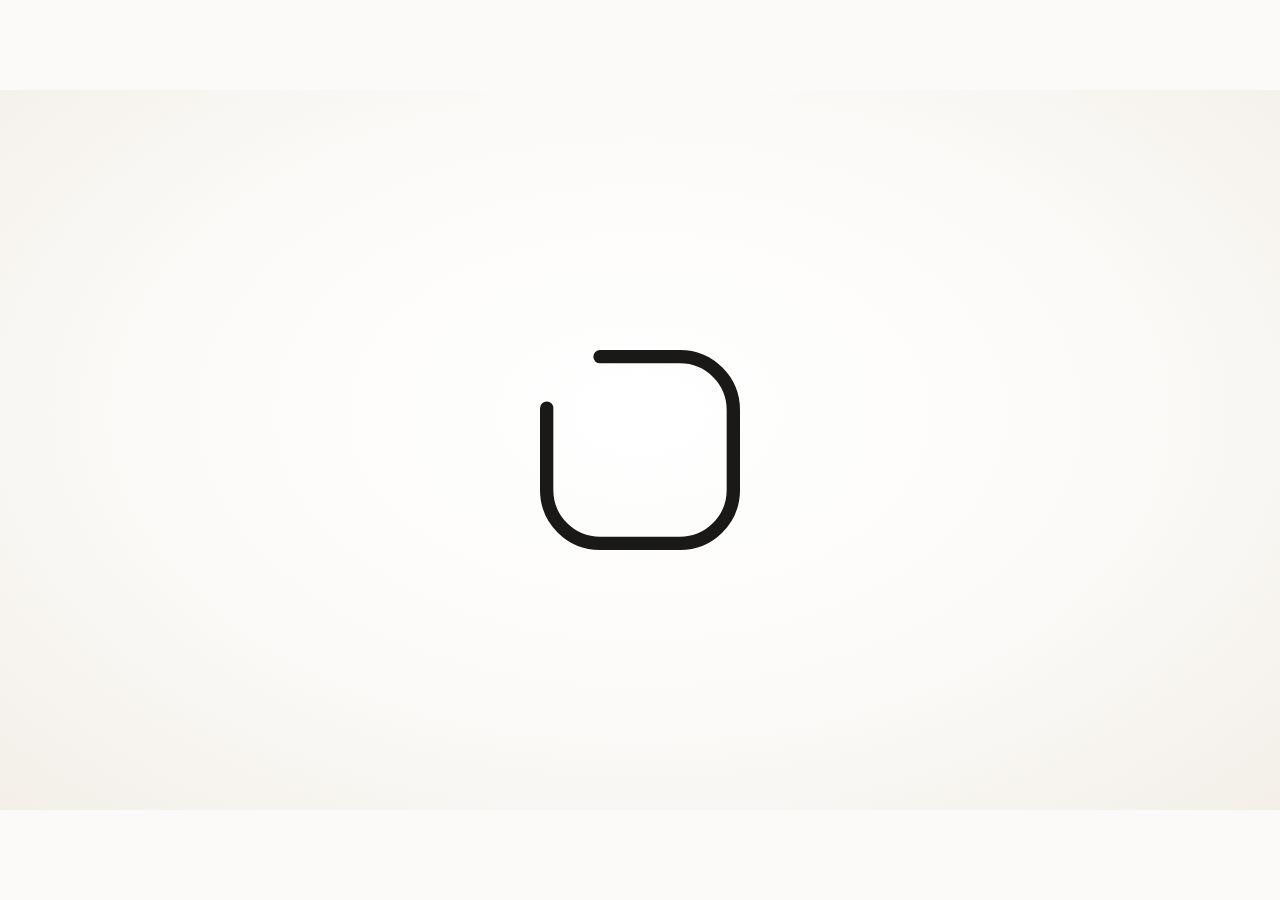
<file: logo.html>
<!doctype html><html><head><meta charset="utf-8"><style>
@font-face{font-family:U;src:url([data-uri])}
@font-face{font-family:M;src:url([data-uri])}
html,body{margin:0;width:100%;height:100%;overflow:hidden;background:#FBFAF8}#root{position:absolute;left:50%;top:50%;width:1920px;height:1080px;transform-origin:center center;overflow:hidden}
#stage{position:relative;width:1920px;height:1080px;background:radial-gradient(ellipse at 50% 45%,#FFFFFF 0%,#FBFAF8 55%,#F3EFE8 100%)}
#mark{position:absolute;left:0;top:0;width:320px;height:320px}
.l{position:absolute;font-family:U;font-size:170px;line-height:1;color:#1B1917;letter-spacing:-0.01em;white-space:pre}
#sub{position:absolute;font-family:M;font-size:46px;color:#6B635A;white-space:pre;line-height:1}
#line{position:absolute;height:3px;background:#B8502E;transform-origin:left}
</style></head><body><div id="root"><div id="stage">
<svg id="mark" viewBox="0 0 64 64"><rect id="r" x="4" y="4" width="56" height="56" rx="16" fill="none" stroke="#1B1917" stroke-width="4" stroke-linecap="round"/>
<line id="d" x1="14" y1="32" x2="50" y2="32" stroke="#8A8178" stroke-width="2" stroke-dasharray="3 3"/>
<path id="c" d="M14 40 C17 20 21 20 24 33 C27 44 30 42 33 34 C35 28 37 29 39 32 C41 34 43 32 45 32 H50" fill="none" stroke="#B8502E" stroke-width="3.5" stroke-linecap="round" stroke-linejoin="round"/>
<circle id="dot" r="2.6" fill="#B8502E"/></svg>
<span class="l" id="l0">с</span><span class="l" id="l1">в</span><span class="l" id="l2">э</span><span class="l" id="l3">к</span>
<div id="sub">системс</div><div id="line"></div></div>
</div><script>
const $=id=>document.getElementById(id);
const cl=(x,a,b)=>Math.min(1,Math.max(0,(x-a)/(b-a)));
const eio=t=>t<.5?4*t*t*t:1-Math.pow(-2*t+2,3)/2, eo=t=>1-Math.pow(1-t,3), eob=t=>{const c=1.4;return 1+(c+1)*Math.pow(t-1,3)+c*Math.pow(t-1,2)};
let L={};
function layout(){
 let w=0;const ws=[];for(let i=0;i<4;i++){const e=$('l'+i);e.style.left='0px';ws.push(e.getBoundingClientRect().width);}
 const tw=ws.reduce((a,b)=>a+b,0), mk=320, gap=70, W=mk+gap+tw;
 L.x0=960-W/2; L.tx=L.x0+mk+gap; L.ws=ws; L.mk=mk; L.ty=540-110; L.tw=tw;
}
const cLen=$('c').getTotalLength(), rLen=2*(56-32)*2+2*Math.PI*16+0; 
const rl=$('r').getTotalLength();
function setT(t){
 // mark draw
 const pr=eio(cl(t,0.2,1.5));
 $('r').style.strokeDasharray=rl;$('r').style.strokeDashoffset=rl*(1-pr);
 $('d').style.opacity=eo(cl(t,1.2,1.8));
 const pc=eio(cl(t,1.5,2.7));
 $('c').style.strokeDasharray=cLen;$('c').style.strokeDashoffset=cLen*(1-pc);
 const pt=$('c').getPointAtLength(cLen*pc);$('dot').setAttribute('cx',pt.x);$('dot').setAttribute('cy',pt.y);
 $('dot').style.opacity=(pc>0&&pc<1)?1:0;
 // pulse on finish
 const pu=cl(t,2.7,3.2), sc=1+0.05*Math.sin(Math.PI*pu);
 // move to lockup
 const m=eio(cl(t,3.0,4.0));
 const cx=960-L.mk/2, cy=540-L.mk/2;
 const mx=cx+(L.x0-cx)*m, my=cy+(L.ty-110+ (0) - cy)*m*0 + 0;
 const myy=cy+((540-L.mk/2)-cy)*m;
 const ms=1;
 $('mark').style.transform=`translate(${mx}px,${myy}px) scale(${sc})`;
 $('mark').style.transformOrigin='160px 160px';
 $('mark').style.left='0';$('mark').style.top='0';
 // letters
 let x=L.tx;
 for(let i=0;i<4;i++){const e=$('l'+i);const p=eob(cl(t,3.5+i*0.14,4.3+i*0.14));const o=eo(cl(t,3.5+i*0.14,4.0+i*0.14));
  e.style.left=x+'px';e.style.top=(L.ty+10)+'px';e.style.opacity=o;e.style.transform=`translateY(${(1-p)*70}px)`;x+=L.ws[i];}
 // underline accent
 const lp=eio(cl(t,4.4,5.2));
 const ly=L.ty+10+170+22;
 $('line').style.left=L.tx+'px';$('line').style.top=ly+'px';$('line').style.width=L.tw+'px';$('line').style.transform=`scaleX(${lp})`;
 // sub
 const sp=eo(cl(t,4.6,5.6));
 $('sub').style.left=L.tx+'px';$('sub').style.top=(ly+34)+'px';
 $('sub').style.letterSpacing=(0.08+0.24*sp)+'em';$('sub').style.opacity=sp;
}
document.fonts.ready.then(()=>{layout();setT(0);window.ready=true;(function(){const DUR=6.5,HOLD=1.8;let t0=performance.now(),paused=false,tp=0; const root=document.getElementById('root'); function fit(){const k=Math.min(innerWidth/1920,innerHeight/1080);root.style.transform=`translate(-50%,-50%) scale(${k})`} addEventListener('resize',fit);fit(); function loop(now){if(!paused){let t=((now-t0)/1000)%(DUR+HOLD);setT(Math.min(t,DUR));tp=t}requestAnimationFrame(loop)} function toggle(){if(paused){t0=performance.now()-tp*1000;paused=false}else paused=true} root.addEventListener('click',()=>{t0=performance.now();paused=false}); addEventListener('keydown',e=>{if(e.code==='Space'){e.preventDefault();toggle()}}); requestAnimationFrame(loop)})();});
</script></body></html>
</file>
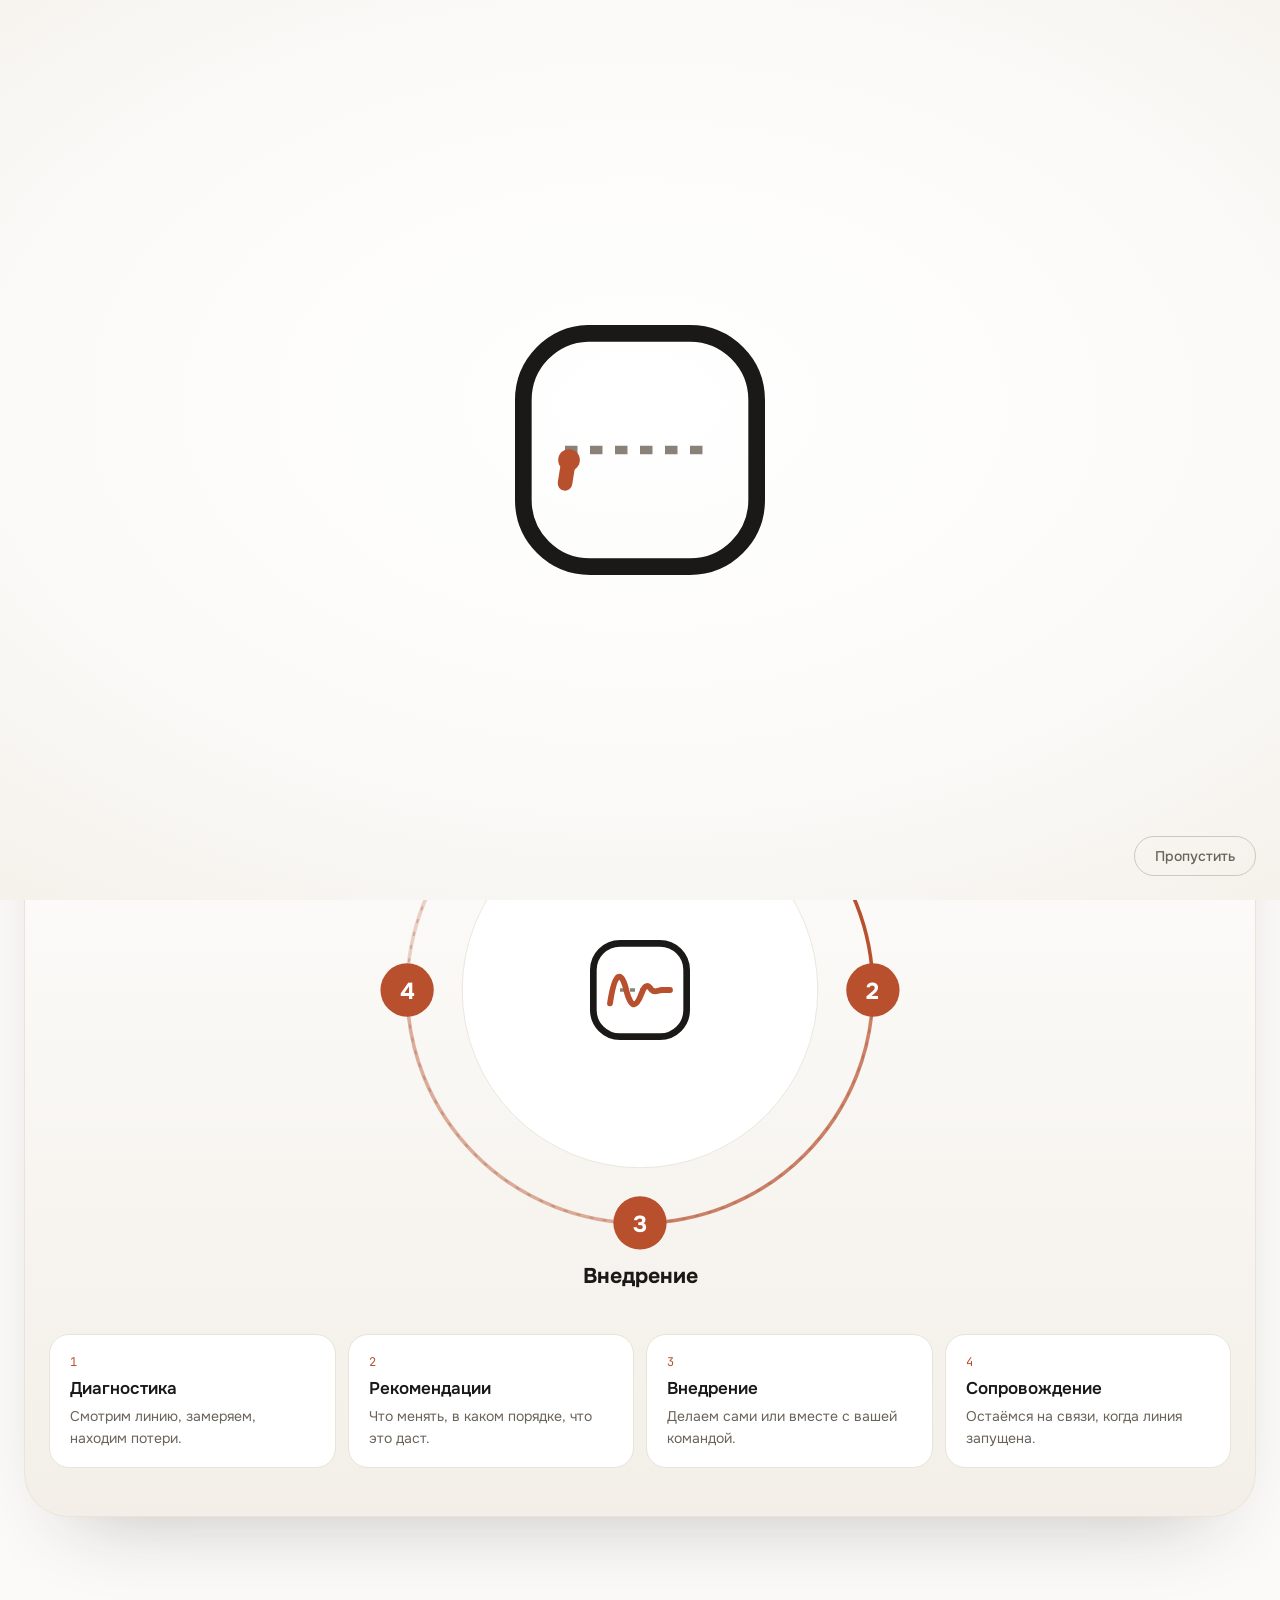
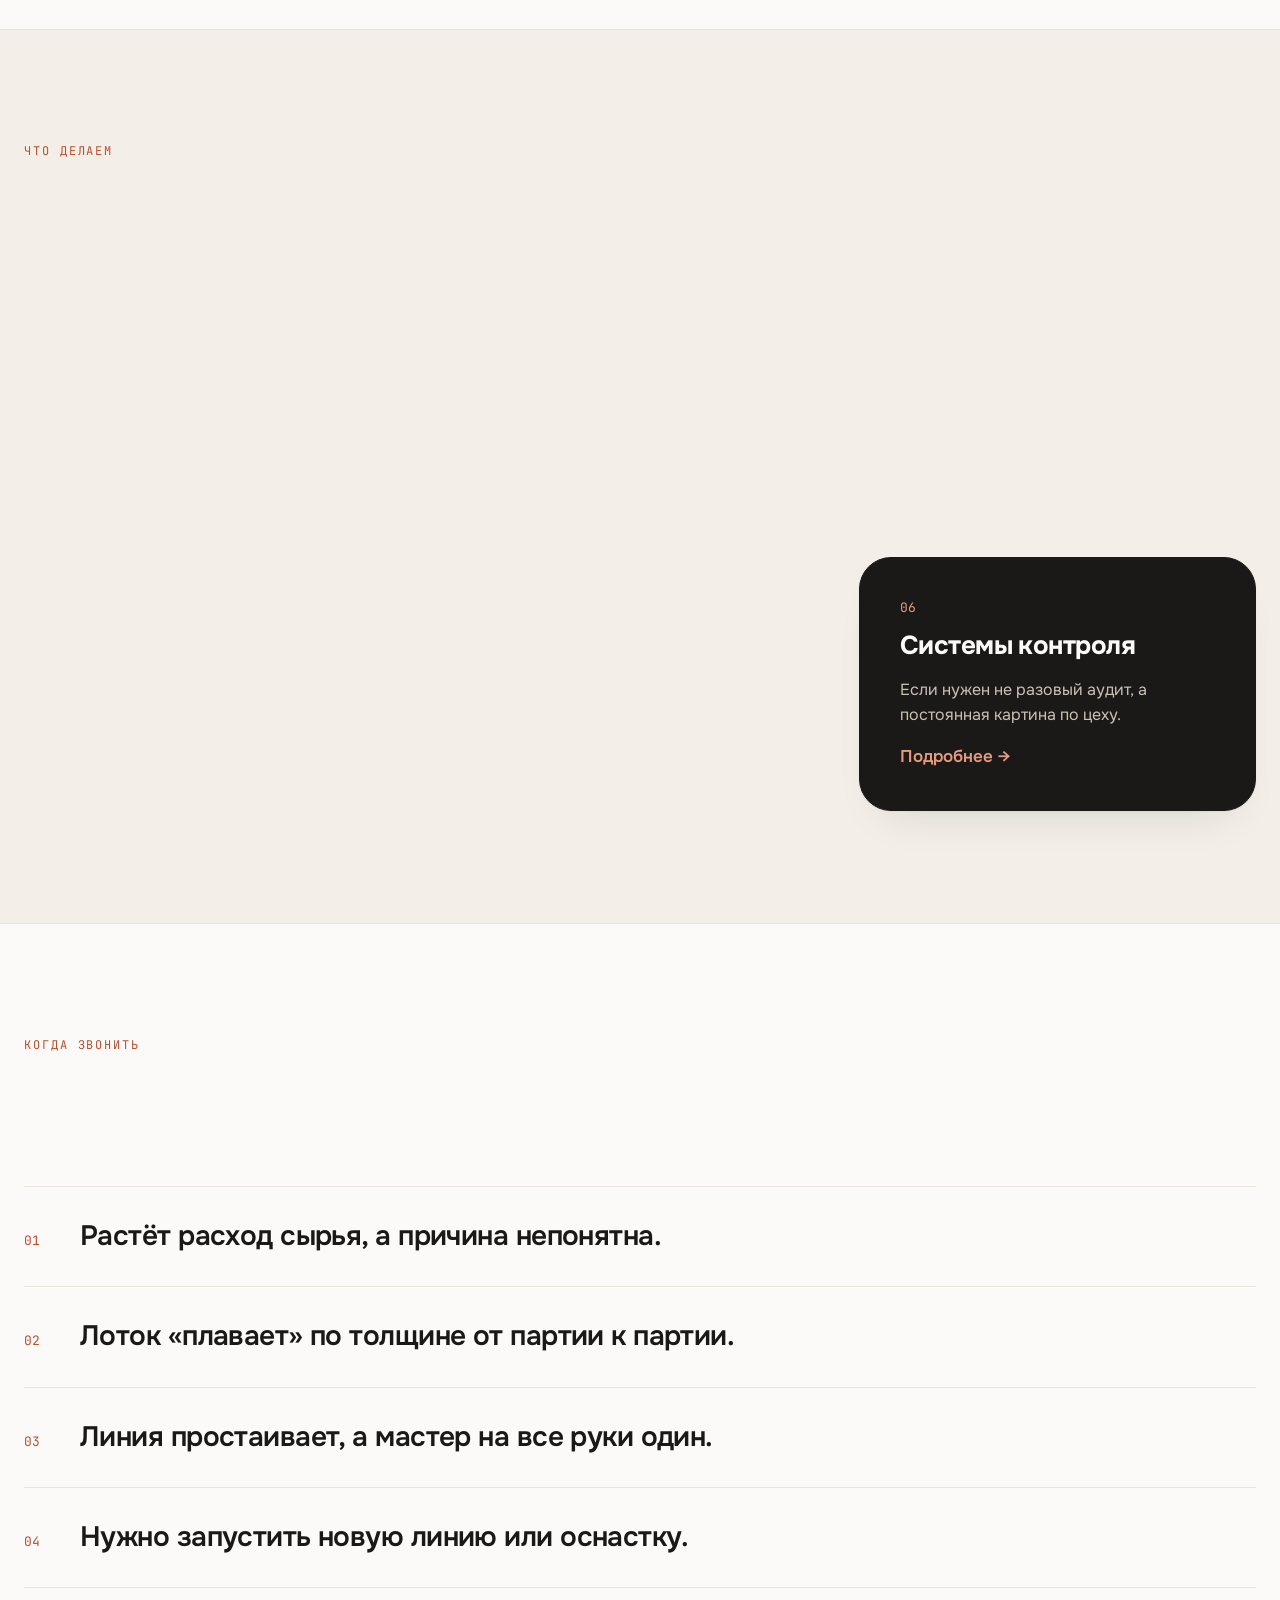
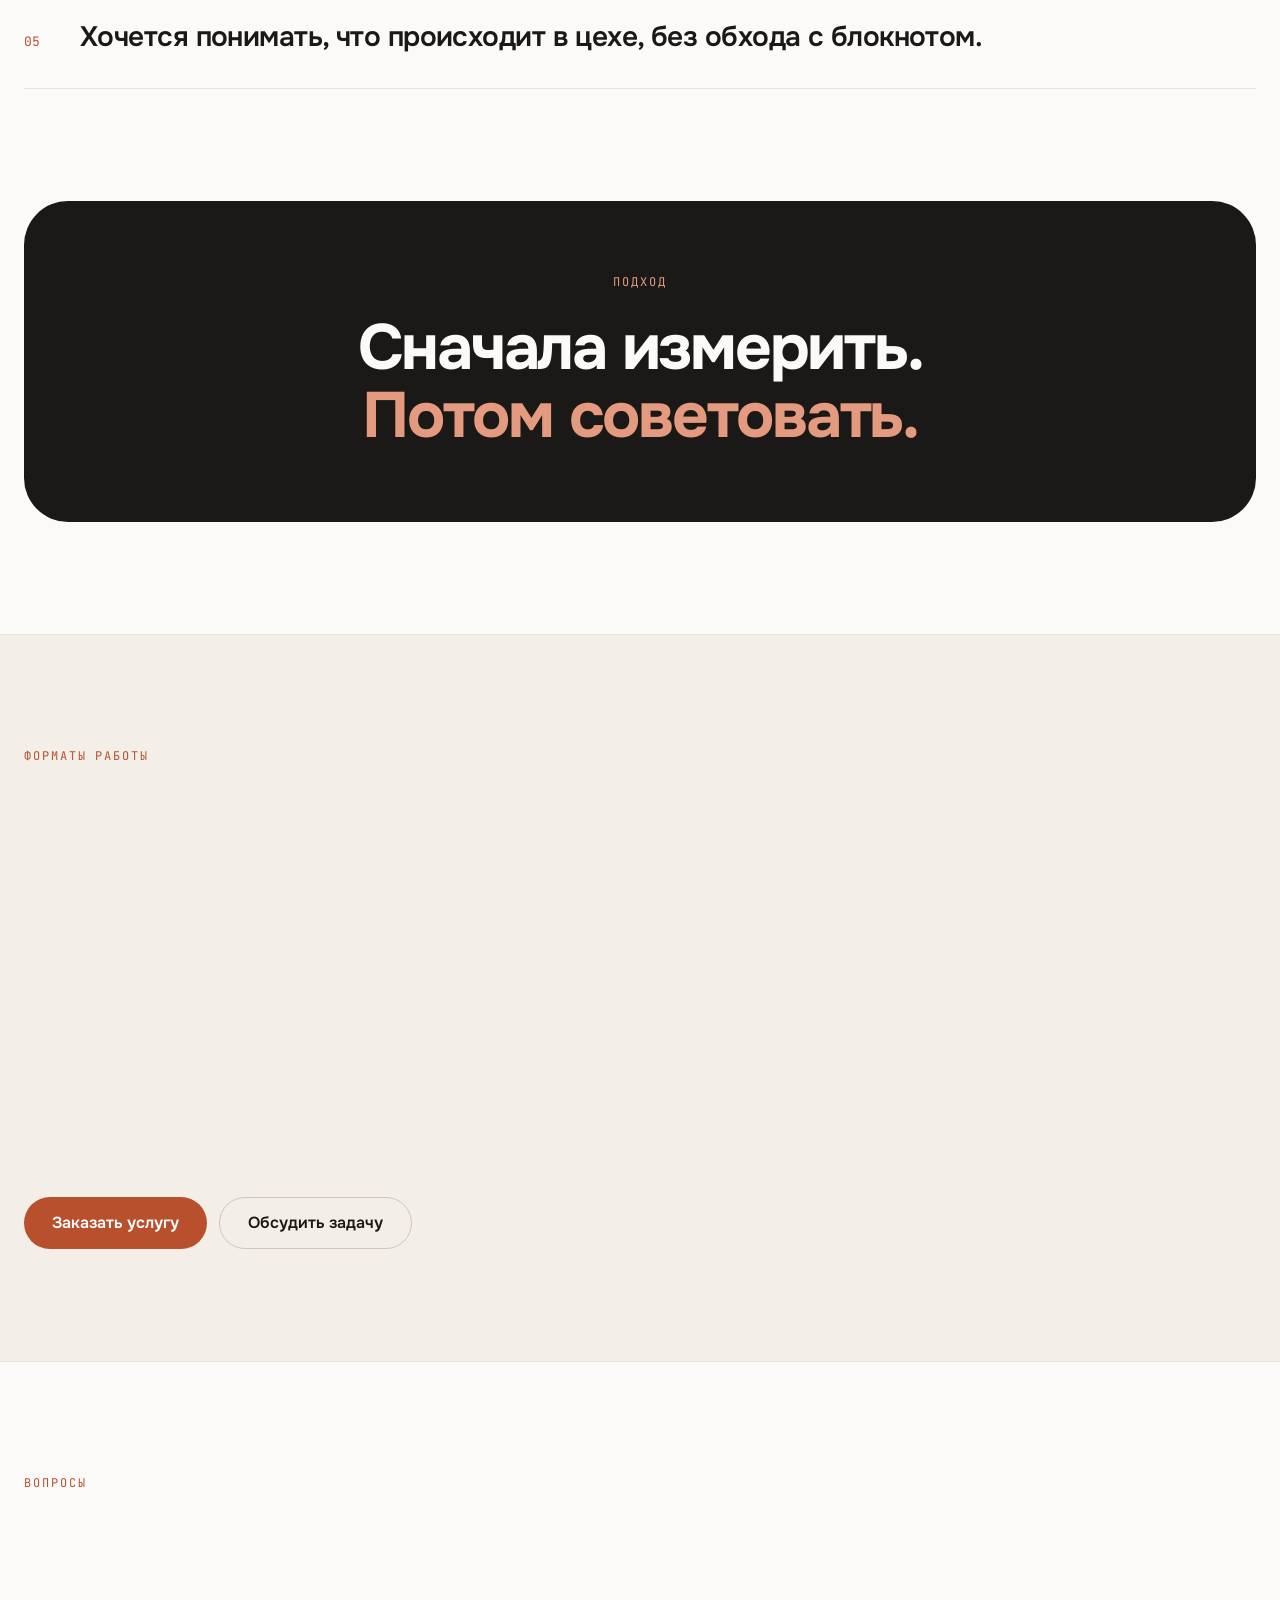
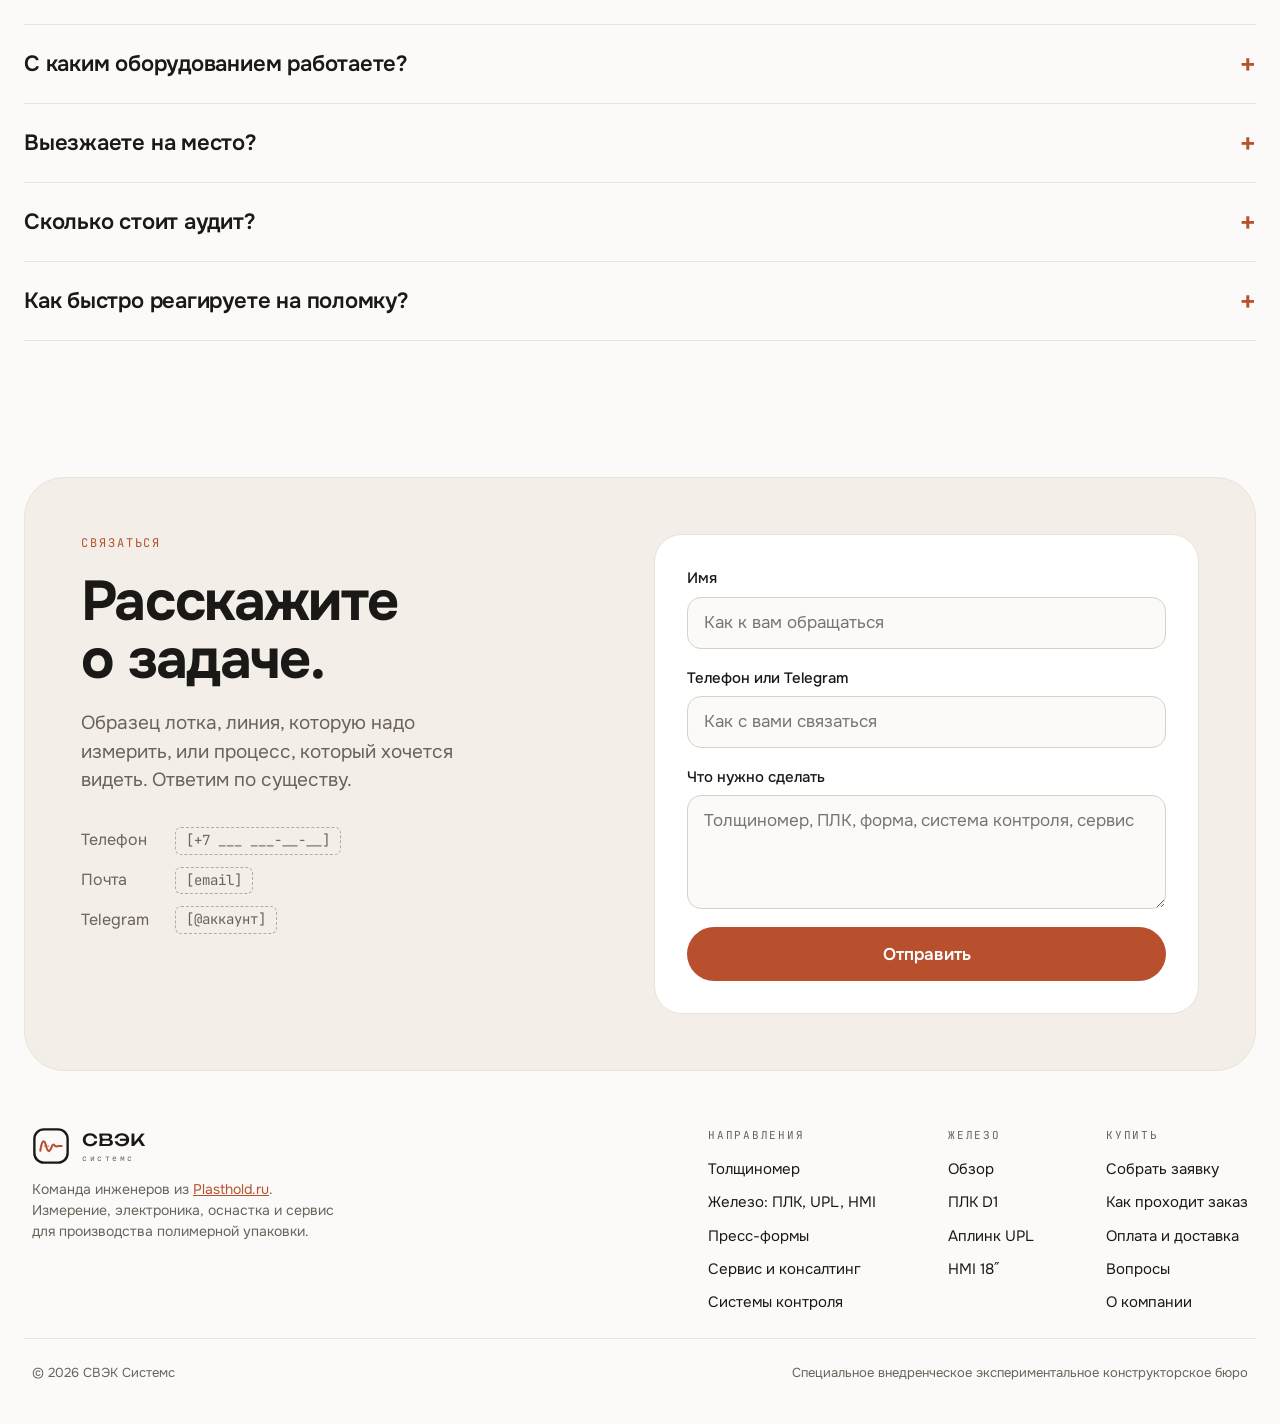
<file: service.html>
<!doctype html>
<html lang="ru">
<head>
<meta charset="utf-8">
<meta name="viewport" content="width=device-width,initial-scale=1">
<title>Сервис и консалтинг · СВЭК Системс</title>
<meta name="description" content="Сервис, пусконаладка и консалтинг для линий по производству упаковки.">
<script>(function(){var d=document.documentElement;d.classList.add('js');try{if(sessionStorage.getItem('swek_intro'))d.classList.add('nopre');}catch(e){}})();</script>
<link rel="preconnect" href="https://fonts.googleapis.com">
<link rel="preconnect" href="https://fonts.gstatic.com" crossorigin>
<link href="https://fonts.googleapis.com/css2?family=JetBrains+Mono:wght@400;500&family=Onest:wght@400;500;600;700&family=Unbounded:wght@400;500&display=swap" rel="stylesheet">
<link rel="stylesheet" href="site.css">
<style>
body{margin:0;background:#FBFAF8}
*{box-sizing:border-box}
html{scroll-behavior:smooth}
a{color:#B8502E}
.wrap{max-width:1280px;margin:0 auto;padding:0 24px}
.sec{padding:112px 0}
.eyebrow{font-family:'JetBrains Mono',monospace;font-size:12px;letter-spacing:.16em;text-transform:uppercase;color:#B8502E}
.h1{margin:0;font-weight:700;letter-spacing:-.035em;line-height:1.02;font-size:clamp(40px,7.2vw,92px)}
.h2{margin:0;font-weight:700;letter-spacing:-.03em;line-height:1.05;font-size:clamp(32px,5vw,60px)}
.lead{margin:0;font-size:clamp(18px,2vw,22px);line-height:1.5;color:#6B635A}
.card{background:#fff;border:1px solid #E9E3D9;border-radius:32px;box-shadow:0 1px 2px rgba(27,25,23,.04),0 24px 48px -28px rgba(27,25,23,.16)}
.btn{display:inline-flex;align-items:center;justify-content:center;min-height:52px;padding:0 28px;border-radius:999px;font-weight:600;font-size:16px;text-decoration:none;transition:background .2s,border-color .2s}
.btn-primary{background:#B8502E;color:#fff}
.btn-primary:hover{background:#9E4123;color:#fff}
.btn-ghost{background:transparent;color:#1B1917;border:1px solid #CFC7BA}
.btn-ghost:hover{background:#F1ECE4;color:#1B1917}
.nav-link:hover{color:#1B1917 !important}
.lift{transition:transform .3s ease,box-shadow .3s ease}
.lift:hover{transform:translateY(-6px);box-shadow:0 2px 4px rgba(27,25,23,.04),0 36px 64px -24px rgba(27,25,23,.24)}
:focus-visible{outline:2px solid #B8502E;outline-offset:3px}
@keyframes spin{to{transform:rotate(360deg)}}
.anim-spin{transform-origin:360px 360px;animation:spin 60s linear infinite}
@media (prefers-reduced-motion:reduce){.anim-spin{animation:none}}
@media (max-width:700px){.sec{padding:72px 0}}

html{scroll-behavior:smooth}
a{color:#B8502E}
.wrap{max-width:1280px;margin:0 auto;padding:0 24px}
.sec{padding:112px 0}
.alt{background:#F3EFE8;border-top:1px solid #E9E3D9;border-bottom:1px solid #E9E3D9}
.eyebrow{font-family:'JetBrains Mono',monospace;font-size:12px;letter-spacing:.16em;text-transform:uppercase;color:#B8502E}
.h1{margin:0;font-weight:700;letter-spacing:-.035em;line-height:1.02;font-size:clamp(40px,7vw,88px)}
.h2{margin:0;font-weight:700;letter-spacing:-.03em;line-height:1.05;font-size:clamp(32px,5vw,60px)}
.lead{margin:0;font-size:clamp(18px,2vw,22px);line-height:1.5;color:#6B635A}
.card{background:#fff;border:1px solid #E9E3D9;border-radius:32px;box-shadow:0 1px 2px rgba(27,25,23,.04),0 24px 48px -28px rgba(27,25,23,.16)}
.tile{flex:1 1 300px;min-width:0;padding:32px;display:flex;flex-direction:column;gap:12px}
.fx{display:flex;flex-wrap:wrap;gap:20px}
.c{flex:1 1 320px;min-width:0}
.num{font-family:'JetBrains Mono',monospace;font-size:13px;color:#B8502E}
.ttl{font-size:22px;font-weight:700;letter-spacing:-.02em;line-height:1.15}
.txt{margin:0;color:#6B635A;font-size:16px;line-height:1.55}
.mono{font-family:'JetBrains Mono',monospace}
.cap{font-family:'JetBrains Mono',monospace;font-size:12px;letter-spacing:.14em;text-transform:uppercase;color:#6B635A}
.ph{font-family:'JetBrains Mono',monospace;font-size:13px;color:#6B635A;border:1px dashed #B5AB9C;border-radius:6px;padding:1px 8px;white-space:nowrap}
.sr{display:flex;justify-content:space-between;align-items:baseline;gap:16px;padding:15px 0;border-top:1px solid #E9E3D9;font-size:16px}
.sr:last-child{border-bottom:1px solid #E9E3D9}
.sr span:first-child{color:#6B635A}
.sr span:last-child{font-weight:500;text-align:right}
.btn{display:inline-flex;align-items:center;justify-content:center;min-height:52px;padding:0 28px;border-radius:999px;font-weight:600;font-size:16px;text-decoration:none;transition:background .2s,border-color .2s;cursor:pointer;border:0;font-family:'Onest',sans-serif}
.btn-primary{background:#B8502E;color:#fff}
.btn-primary:hover{background:#9E4123;color:#fff}
.btn-ghost{background:transparent;color:#1B1917;border:1px solid #CFC7BA}
.btn-ghost:hover{background:#F1ECE4;color:#1B1917}
.btn-light{background:#FBFAF8;color:#1B1917}
.btn-light:hover{background:#fff}
.nav-link:hover{color:#1B1917 !important}
.lift{transition:transform .3s ease,box-shadow .3s ease}
.lift:hover{transform:translateY(-6px);box-shadow:0 2px 4px rgba(27,25,23,.04),0 36px 64px -24px rgba(27,25,23,.24)}
.dark{background:#1B1917;color:#FBFAF8;border-radius:44px}
.dark .txt{color:#C9C1B6}
.dark .cap{color:#B5ABA0}
.dark .eyebrow{color:#E39A7E}
.chip{display:inline-flex;align-items:center;gap:8px;padding:8px 16px;border-radius:999px;background:#fff;border:1px solid #E9E3D9;font-size:14px;font-weight:500}
.chip i{width:8px;height:8px;border-radius:50%;background:#B8502E;display:inline-block}
.dchip{display:inline-flex;align-items:center;gap:8px;padding:8px 16px;border-radius:999px;background:#2A2623;border:1px solid #3A3532;font-size:14px;font-weight:500;color:#EDE6DA}
details{border-top:1px solid #E9E3D9;padding:22px 0}
details:last-of-type{border-bottom:1px solid #E9E3D9}
summary{cursor:pointer;font-size:clamp(18px,2vw,22px);font-weight:600;letter-spacing:-.01em;list-style:none;display:flex;justify-content:space-between;gap:16px;align-items:center}
summary::-webkit-details-marker{display:none}
summary::after{content:'+';font-family:'JetBrains Mono',monospace;color:#B8502E;font-size:26px;line-height:1}
details[open] summary::after{content:'–'}
details p{margin:14px 0 0;color:#6B635A;font-size:17px;line-height:1.6;max-width:880px}
:focus-visible{outline:2px solid #B8502E;outline-offset:3px}
@keyframes flow{to{stroke-dashoffset:-40}}
@keyframes bar1{0%,100%{width:34%}50%{width:78%}}
@keyframes bar2{0%,100%{width:62%}50%{width:28%}}
@keyframes bar3{0%,100%{width:48%}50%{width:88%}}
@keyframes bar4{0%,100%{width:22%}50%{width:58%}}
@keyframes floaty{0%,100%{transform:translateY(0)}50%{transform:translateY(-8px)}}
@keyframes scan{0%{transform:translateX(0)}100%{transform:translateX(100%)}}
.anim-flow{stroke-dasharray:8 12;animation:flow 1.6s linear infinite}
.anim-flow-r{stroke-dasharray:8 12;animation:flow 1.6s linear infinite reverse}
.anim-float{animation:floaty 6s ease-in-out infinite}
.lb{height:8px;border-radius:4px;background:#3A3532;overflow:hidden}
.lb i{display:block;height:100%;border-radius:4px;background:#E39A7E}
.lb .b1{animation:bar1 3.1s ease-in-out infinite}
.lb .b2{animation:bar2 2.7s ease-in-out infinite}
.lb .b3{animation:bar3 3.6s ease-in-out infinite}
.lb .b4{animation:bar4 2.3s ease-in-out infinite}
@media (max-width:700px){.sec{padding:72px 0}}

</style>
</head>
<body>
<div id="pre" aria-hidden="true"><iframe data-src="logo.html" title="" tabindex="-1"></iframe><button id="preSkip" type="button">Пропустить</button></div>
<div id="app" style="width:100%;background:#FBFAF8;color:#1B1917;font-family:'Onest',system-ui,sans-serif;font-size:17px;line-height:1.55">
<header class="hdr"><div class="hdr-in"><a class="brand" href="index.html" aria-label="СВЭК Системс, на главную"><svg width="38" height="38" viewBox="0 0 64 64" aria-hidden="true"><rect x="4" y="4" width="56" height="56" rx="16" fill="none" stroke="#1B1917" stroke-width="4"/><line x1="14" y1="32" x2="50" y2="32" stroke="#8A8178" stroke-width="2" stroke-dasharray="3 3"/><path d="M14 40 C17 20 21 20 24 33 C27 44 30 42 33 34 C35 28 37 29 39 32 C41 34 43 32 45 32 H50" fill="none" stroke="#B8502E" stroke-width="3.5" stroke-linecap="round" stroke-linejoin="round"/></svg><span style="display:flex;flex-direction:column;gap:3px"><span style="font-family:'Unbounded',sans-serif;font-size:22px;line-height:1;letter-spacing:.01em">свэк</span><span style="font-family:'JetBrains Mono',monospace;font-size:8px;letter-spacing:.32em;color:#6B635A">системс</span></span></a><nav class="nv" id="navMain" aria-label="Основное меню"><a class="l" href="gauge.html">Толщиномер</a><div class="dd"><a class="" href="hardware.html">Железо</a><div class="dd-m"><a href="hardware.html">Обзор <small>ПЛК · UPL · HMI</small></a><a href="d1.html">ПЛК D1 <small>Cortex-M7</small></a><a href="upl.html">Аплинк UPL <small>мост</small></a><a href="hmi.html">HMI 18″ <small>A733</small></a></div></div><a class="l" href="molds.html">Пресс-формы</a><a class="l on" href="service.html">Сервис</a><a class="l" href="control.html">Системы контроля</a><a class="l" href="index.html#about">О нас</a></nav><a class="cta hdr-cta" href="order.html#configurator">Заказать</a><button id="navBtn" aria-label="Меню" aria-expanded="false" aria-controls="navMain"><svg width="22" height="22" viewBox="0 0 22 22" fill="none" stroke="#1B1917" stroke-width="2" stroke-linecap="round"><path d="M3 6H19M3 11H19M3 16H19"/></svg></button></div></header>
<main><!-- HERO -->
<section style="padding:80px 0 56px">
<div class="wrap" style="text-align:center">
<div class="eyebrow" style="margin-bottom:28px">Сервис и консалтинг</div>
<h1 class="h1">Линия работает.<br><span style="color:#B8502E">Без сюрпризов.</span></h1>
<p class="lead" style="max-width:740px;margin:32px auto 0">Обслуживаем оборудование для термоформовки и экструзии, разбираем, где теряется сырьё и время, и помогаем это исправить.</p>
<div style="display:flex;flex-wrap:wrap;justify-content:center;gap:14px;margin-top:40px">
<a class="btn btn-primary" href="#contact">Обсудить задачу</a>
<a class="btn btn-ghost" href="#services">Что делаем</a>
</div>
</div>
</section>

<!-- CYCLE -->
<section style="padding:0 0 112px">
<div class="wrap">
<div style="overflow:hidden;border-radius:44px;background:linear-gradient(180deg,#FFFFFF 0%,#F3EFE8 100%);border:1px solid #E9E3D9;padding:48px 24px;box-shadow:0 40px 80px -48px rgba(27,25,23,.3)">
<svg viewBox="0 0 720 720" width="100%" role="img" aria-label="Цикл работы: диагностика, рекомендации, внедрение, сопровождение" style="display:block;height:auto;max-width:640px;margin:0 auto">
<g class="anim-spin"><circle cx="360" cy="360" r="262" fill="none" stroke="#CFC7BA" stroke-width="2" stroke-dasharray="3 12" stroke-linecap="round"/></g>
<circle cx="360" cy="360" r="200" fill="#fff" stroke="#E9E3D9"/>
<path d="M360 98 A262 262 0 0 1 622 360" fill="none" stroke="#B8502E" stroke-width="4" stroke-linecap="round"/>
<path d="M622 360 A262 262 0 0 1 360 622" fill="none" stroke="#B8502E" stroke-width="4" stroke-linecap="round" opacity="0.7"/>
<path d="M360 622 A262 262 0 0 1 98 360" fill="none" stroke="#B8502E" stroke-width="4" stroke-linecap="round" opacity="0.45"/>
<path d="M98 360 A262 262 0 0 1 360 98" fill="none" stroke="#B8502E" stroke-width="4" stroke-linecap="round" opacity="0.25"/>
<g transform="translate(300 300) scale(1.875)"><rect x="4" y="4" width="56" height="56" rx="16" fill="none" stroke="#1B1917" stroke-width="4"/><line x1="14" y1="32" x2="50" y2="32" stroke="#8A8178" stroke-width="2" stroke-dasharray="3 3"/><path d="M14 40 C17 20 21 20 24 33 C27 44 30 42 33 34 C35 28 37 29 39 32 C41 34 43 32 45 32 H50" fill="none" stroke="#B8502E" stroke-width="3.5" stroke-linecap="round" stroke-linejoin="round"/></g>
<g font-family="Onest, sans-serif" text-anchor="middle">
<circle cx="360" cy="98" r="30" fill="#B8502E"/><text x="360" y="108" fill="#fff" font-size="26" font-weight="700">1</text>
<circle cx="622" cy="360" r="30" fill="#B8502E"/><text x="622" y="370" fill="#fff" font-size="26" font-weight="700">2</text>
<circle cx="360" cy="622" r="30" fill="#B8502E"/><text x="360" y="632" fill="#fff" font-size="26" font-weight="700">3</text>
<circle cx="98" cy="360" r="30" fill="#B8502E"/><text x="98" y="370" fill="#fff" font-size="26" font-weight="700">4</text>
<text x="360" y="58" fill="#1B1917" font-size="24" font-weight="700">Диагностика</text>
<text x="360" y="690" fill="#1B1917" font-size="24" font-weight="700">Внедрение</text>
</g>
</svg>
<div style="display:flex;flex-wrap:wrap;gap:12px;margin-top:24px">
<div style="flex:1 1 220px;min-width:0;padding:18px 20px;background:#fff;border:1px solid #E9E3D9;border-radius:20px"><div style="font-family:'JetBrains Mono',monospace;font-size:12px;color:#B8502E">1</div><div style="font-weight:600;margin-top:4px">Диагностика</div><div style="font-size:14px;color:#6B635A;margin-top:4px">Смотрим линию, замеряем, находим потери.</div></div>
<div style="flex:1 1 220px;min-width:0;padding:18px 20px;background:#fff;border:1px solid #E9E3D9;border-radius:20px"><div style="font-family:'JetBrains Mono',monospace;font-size:12px;color:#B8502E">2</div><div style="font-weight:600;margin-top:4px">Рекомендации</div><div style="font-size:14px;color:#6B635A;margin-top:4px">Что менять, в каком порядке, что это даст.</div></div>
<div style="flex:1 1 220px;min-width:0;padding:18px 20px;background:#fff;border:1px solid #E9E3D9;border-radius:20px"><div style="font-family:'JetBrains Mono',monospace;font-size:12px;color:#B8502E">3</div><div style="font-weight:600;margin-top:4px">Внедрение</div><div style="font-size:14px;color:#6B635A;margin-top:4px">Делаем сами или вместе с вашей командой.</div></div>
<div style="flex:1 1 220px;min-width:0;padding:18px 20px;background:#fff;border:1px solid #E9E3D9;border-radius:20px"><div style="font-family:'JetBrains Mono',monospace;font-size:12px;color:#B8502E">4</div><div style="font-weight:600;margin-top:4px">Сопровождение</div><div style="font-size:14px;color:#6B635A;margin-top:4px">Остаёмся на связи, когда линия запущена.</div></div>
</div>
</div>
</div>
</section>

<!-- SERVICES -->
<section id="services" class="sec" style="background:#F3EFE8;border-top:1px solid #E9E3D9;border-bottom:1px solid #E9E3D9">
<div class="wrap">
<div class="eyebrow" style="margin-bottom:20px">Что делаем</div>
<h2 class="h2 rv" style="max-width:900px">От ремонта до стратегии.</h2>
<div style="display:flex;flex-wrap:wrap;gap:20px;margin-top:56px">
<div class="card rv lift" style="flex:1 1 340px;min-width:0;padding:40px"><div style="font-family:'JetBrains Mono',monospace;font-size:13px;color:#B8502E">01</div><div style="font-size:26px;font-weight:700;letter-spacing:-0.02em;margin-top:8px">Обслуживание линий</div><p style="margin:12px 0 0;color:#6B635A;font-size:16px">Термоформовочные и экструзионные линии: плановое обслуживание, ремонт, замена узлов.</p></div>
<div class="card rv lift" style="flex:1 1 340px;min-width:0;padding:40px"><div style="font-family:'JetBrains Mono',monospace;font-size:13px;color:#B8502E">02</div><div style="font-size:26px;font-weight:700;letter-spacing:-0.02em;margin-top:8px">Пусконаладка</div><p style="margin:12px 0 0;color:#6B635A;font-size:16px">Запуск нового оборудования и оснастки, выход на рабочий режим.</p></div>
<div class="card rv lift" style="flex:1 1 340px;min-width:0;padding:40px"><div style="font-family:'JetBrains Mono',monospace;font-size:13px;color:#B8502E">03</div><div style="font-size:26px;font-weight:700;letter-spacing:-0.02em;margin-top:8px">Технологический аудит</div><p style="margin:12px 0 0;color:#6B635A;font-size:16px">Где теряется сырьё, откуда брак, почему простаивает линия. С конкретными шагами, а не общими словами.</p></div>
<div class="card rv lift" style="flex:1 1 340px;min-width:0;padding:40px"><div style="font-family:'JetBrains Mono',monospace;font-size:13px;color:#B8502E">04</div><div style="font-size:26px;font-weight:700;letter-spacing:-0.02em;margin-top:8px">Модернизация парка</div><p style="margin:12px 0 0;color:#6B635A;font-size:16px">Что стоит обновить в термоформовочных машинах, а что ещё поработает.</p></div>
<div class="card rv lift" style="flex:1 1 340px;min-width:0;padding:40px"><div style="font-family:'JetBrains Mono',monospace;font-size:13px;color:#B8502E">05</div><div style="font-size:26px;font-weight:700;letter-spacing:-0.02em;margin-top:8px">Автоматизация и ПЛК</div><p style="margin:12px 0 0;color:#6B635A;font-size:16px">Программирование контроллеров, доработка схем управления, связь оборудования с учётом.</p></div>
<a class="card lift" href="control.html" style="flex:1 1 340px;min-width:0;padding:40px;text-decoration:none;color:inherit;background:#1B1917;border-color:#1B1917"><div style="font-family:'JetBrains Mono',monospace;font-size:13px;color:#E39A7E">06</div><div style="font-size:26px;font-weight:700;letter-spacing:-0.02em;margin-top:8px;color:#FBFAF8">Системы контроля</div><p style="margin:12px 0 0;color:#C9C1B6;font-size:16px">Если нужен не разовый аудит, а постоянная картина по цеху.</p><div style="margin-top:16px;color:#E39A7E;font-weight:600">Подробнее →</div></a>
</div>
</div>
</section>

<!-- WHEN TO CALL -->
<section class="sec">
<div class="wrap">
<div class="eyebrow" style="margin-bottom:20px">Когда звонить</div>
<h2 class="h2 rv" style="max-width:900px">Знакомые ситуации.</h2>
<div style="display:flex;flex-direction:column;margin-top:48px;border-top:1px solid #E9E3D9">
<div style="display:flex;gap:24px;align-items:baseline;padding:28px 0;border-bottom:1px solid #E9E3D9"><span style="font-family:'JetBrains Mono',monospace;font-size:13px;color:#B8502E;flex:0 0 32px">01</span><span style="font-size:clamp(20px,2.4vw,28px);font-weight:600;letter-spacing:-0.02em">Растёт расход сырья, а причина непонятна.</span></div>
<div style="display:flex;gap:24px;align-items:baseline;padding:28px 0;border-bottom:1px solid #E9E3D9"><span style="font-family:'JetBrains Mono',monospace;font-size:13px;color:#B8502E;flex:0 0 32px">02</span><span style="font-size:clamp(20px,2.4vw,28px);font-weight:600;letter-spacing:-0.02em">Лоток «плавает» по толщине от партии к партии.</span></div>
<div style="display:flex;gap:24px;align-items:baseline;padding:28px 0;border-bottom:1px solid #E9E3D9"><span style="font-family:'JetBrains Mono',monospace;font-size:13px;color:#B8502E;flex:0 0 32px">03</span><span style="font-size:clamp(20px,2.4vw,28px);font-weight:600;letter-spacing:-0.02em">Линия простаивает, а мастер на все руки один.</span></div>
<div style="display:flex;gap:24px;align-items:baseline;padding:28px 0;border-bottom:1px solid #E9E3D9"><span style="font-family:'JetBrains Mono',monospace;font-size:13px;color:#B8502E;flex:0 0 32px">04</span><span style="font-size:clamp(20px,2.4vw,28px);font-weight:600;letter-spacing:-0.02em">Нужно запустить новую линию или оснастку.</span></div>
<div style="display:flex;gap:24px;align-items:baseline;padding:28px 0;border-bottom:1px solid #E9E3D9"><span style="font-family:'JetBrains Mono',monospace;font-size:13px;color:#B8502E;flex:0 0 32px">05</span><span style="font-size:clamp(20px,2.4vw,28px);font-weight:600;letter-spacing:-0.02em">Хочется понимать, что происходит в цехе, без обхода с блокнотом.</span></div>
</div>
</div>
</section>

<!-- STATEMENT -->
<section style="padding:0 0 112px">
<div class="wrap">
<div style="padding:72px 48px;border-radius:44px;background:#1B1917;color:#FBFAF8;text-align:center">
<div class="eyebrow" style="color:#E39A7E;margin-bottom:24px">Подход</div>
<div style="font-size:clamp(32px,5vw,64px);font-weight:700;letter-spacing:-0.035em;line-height:1.05;max-width:960px;margin:0 auto">Сначала измерить.<br><span style="color:#E39A7E">Потом советовать.</span></div>
</div>
</div>
</section>

<!-- BUY -->
<section class="sec alt"><div class="wrap"><div class="eyebrow" style="margin-bottom:20px">Форматы работы</div><h2 class="h2 rv" style="max-width:900px">Выберите, как работать.</h2><div class="fx" style="margin-top:56px"><div class="card rv tile"><svg width="56" height="56" viewBox="0 0 56 56" aria-hidden="true"><rect x="1" y="1" width="54" height="54" rx="16" fill="#F6E3DA"/><g fill="none" stroke="#B8502E" stroke-width="3" stroke-linecap="round" stroke-linejoin="round"><path d="M36 13A8 8 0 0 0 30 24L16 38A3 3 0 0 0 20 42L34 28A8 8 0 0 0 43 20L38 25L33 23L31 18Z"/></g></svg><div class="num">01</div><div class="ttl">Разовая услуга</div><p class="txt">Диагностика, ремонт, пусконаладка. Оплата за выполненную работу.</p></div><div class="card rv tile"><svg width="56" height="56" viewBox="0 0 56 56" aria-hidden="true"><rect x="1" y="1" width="54" height="54" rx="16" fill="#F6E3DA"/><g fill="none" stroke="#B8502E" stroke-width="3" stroke-linecap="round" stroke-linejoin="round"><path d="M18 11H32L40 19V45H18Z"/><path d="M24 28H34M24 35H34"/></g></svg><div class="num">02</div><div class="ttl">Технологический аудит</div><p class="txt">Находим потери сырья, причины брака и простоев, даём план действий.</p></div><div class="card rv tile"><svg width="56" height="56" viewBox="0 0 56 56" aria-hidden="true"><rect x="1" y="1" width="54" height="54" rx="16" fill="#F6E3DA"/><g fill="none" stroke="#B8502E" stroke-width="3" stroke-linecap="round" stroke-linejoin="round"><path d="M28 11L41 16V28C41 36 35 41 28 45C21 41 15 36 15 28V16Z"/><path d="M22 28L26 32L34 23"/></g></svg><div class="num">03</div><div class="ttl">Обслуживание по договору</div><p class="txt">Плановое обслуживание линий и приоритетный выезд. <span class="ph">[условия]</span></p></div></div><div style="display:flex;flex-wrap:wrap;gap:12px;margin-top:40px"><a class="btn btn-primary" href="order.html#configurator">Заказать услугу</a><a class="btn btn-ghost" href="#contact">Обсудить задачу</a></div></div></section><section class="sec"><div class="wrap"><div class="eyebrow" style="margin-bottom:20px">Вопросы</div><h2 class="h2 rv">О сервисе.</h2><div style="margin-top:48px"><details><summary>С каким оборудованием работаете?</summary><p>С линиями экструзии и термоформовки. Перечень уточним после описания вашего оборудования. <span class="ph">[перечень]</span></p></details><details><summary>Выезжаете на место?</summary><p>Да, при необходимости. Часть вопросов решаем удалённо. <span class="ph">[регионы выезда]</span></p></details><details><summary>Сколько стоит аудит?</summary><p>Зависит от размера производства. Назовём цену после короткого разговора. <span class="ph">[цена]</span></p></details><details><summary>Как быстро реагируете на поломку?</summary><p>Срок реакции фиксируем в договоре. <span class="ph">[срок]</span></p></details></div></div></section>
<!-- /BUY -->


</main>
<footer id="contact" style="width:100%;color:#1B1917;background:#FBFAF8;padding:24px 0 0"><div style="max-width:1280px;margin:0 auto;padding:0 24px"><div style="display:flex;flex-wrap:wrap;gap:48px;padding:clamp(28px,5vw,56px);background:#F3EFE8;border-radius:40px;border:1px solid #E9E3D9"><div style="flex:1 1 380px;min-width:0"><div class="eyebrow" style="margin-bottom:20px">Связаться</div><h2 style="margin:0 0 20px;font-size:clamp(34px,4.6vw,56px);line-height:1.04;letter-spacing:-.03em;font-weight:700">Расскажите<br>о задаче.</h2><p style="margin:0 0 32px;font-size:19px;line-height:1.5;color:#6B635A;max-width:420px">Образец лотка, линия, которую надо измерить, или процесс, который хочется видеть. Ответим по существу.</p><div style="display:flex;flex-direction:column;gap:12px;font-size:16px;color:#3E3934"><div style="display:flex;flex-wrap:wrap;align-items:center;gap:10px"><span style="color:#6B635A;min-width:84px">Телефон</span><span style="font-family:'JetBrains Mono',monospace;font-size:14px;color:#6B635A;border:1px dashed #B5AB9C;border-radius:6px;padding:2px 10px">[+7 ___ ___-__-__]</span></div><div style="display:flex;flex-wrap:wrap;align-items:center;gap:10px"><span style="color:#6B635A;min-width:84px">Почта</span><span style="font-family:'JetBrains Mono',monospace;font-size:14px;color:#6B635A;border:1px dashed #B5AB9C;border-radius:6px;padding:2px 10px">[email]</span></div><div style="display:flex;flex-wrap:wrap;align-items:center;gap:10px"><span style="color:#6B635A;min-width:84px">Telegram</span><span style="font-family:'JetBrains Mono',monospace;font-size:14px;color:#6B635A;border:1px dashed #B5AB9C;border-radius:6px;padding:2px 10px">[@аккаунт]</span></div></div></div><form id="ftForm" style="flex:1 1 400px;min-width:0;padding:32px;background:#fff;border-radius:28px;border:1px solid #E9E3D9;display:flex;flex-direction:column;gap:18px"><label style="display:flex;flex-direction:column;gap:6px;font-weight:500;font-size:15px">Имя<input class="fld" name="n" type="text" placeholder="Как к вам обращаться"></label><label style="display:flex;flex-direction:column;gap:6px;font-weight:500;font-size:15px">Телефон или Telegram<input class="fld" name="c" type="text" placeholder="Как с вами связаться"></label><label style="display:flex;flex-direction:column;gap:6px;font-weight:500;font-size:15px">Что нужно сделать<textarea class="fld" name="t" rows="4" placeholder="Толщиномер, ПЛК, форма, система контроля, сервис" style="padding:14px 16px;resize:vertical"></textarea></label><button type="submit" class="btn btn-primary" style="min-height:54px;font-size:17px">Отправить</button></form></div><div style="display:flex;flex-wrap:wrap;gap:40px 64px;justify-content:space-between;padding:56px 8px 24px"><div style="flex:1 1 260px;min-width:0;display:flex;flex-direction:column;gap:14px"><div style="display:flex;align-items:center;gap:12px"><svg width="38" height="38" viewBox="0 0 64 64" aria-hidden="true"><rect x="4" y="4" width="56" height="56" rx="16" fill="none" stroke="#1B1917" stroke-width="4"/><line x1="14" y1="32" x2="50" y2="32" stroke="#8A8178" stroke-width="2" stroke-dasharray="3 3"/><path d="M14 40 C17 20 21 20 24 33 C27 44 30 42 33 34 C35 28 37 29 39 32 C41 34 43 32 45 32 H50" fill="none" stroke="#B8502E" stroke-width="3.5" stroke-linecap="round" stroke-linejoin="round"/></svg><span style="display:flex;flex-direction:column;gap:3px"><span style="font-family:'Unbounded',sans-serif;font-size:22px;line-height:1">свэк</span><span style="font-family:'JetBrains Mono',monospace;font-size:8px;letter-spacing:.32em;color:#6B635A">системс</span></span></div><p style="margin:0;font-size:14px;line-height:1.5;color:#6B635A;max-width:320px">Команда инженеров из <a href="https://plasthold.ru" style="color:#B8502E">Plasthold.ru</a>. Измерение, электроника, оснастка и сервис для производства полимерной упаковки.</p></div><div style="display:flex;flex-wrap:wrap;gap:40px 72px"><div style="display:flex;flex-direction:column;gap:10px;font-size:15px"><span style="font-family:'JetBrains Mono',monospace;font-size:11px;letter-spacing:.16em;text-transform:uppercase;color:#6B635A;margin-bottom:4px">Направления</span><a href="gauge.html" style="color:#1B1917;text-decoration:none">Толщиномер</a><a href="hardware.html" style="color:#1B1917;text-decoration:none">Железо: ПЛК, UPL, HMI</a><a href="molds.html" style="color:#1B1917;text-decoration:none">Пресс-формы</a><a href="service.html" style="color:#1B1917;text-decoration:none">Сервис и консалтинг</a><a href="control.html" style="color:#1B1917;text-decoration:none">Системы контроля</a></div><div style="display:flex;flex-direction:column;gap:10px;font-size:15px"><span style="font-family:'JetBrains Mono',monospace;font-size:11px;letter-spacing:.16em;text-transform:uppercase;color:#6B635A;margin-bottom:4px">Железо</span><a href="hardware.html" style="color:#1B1917;text-decoration:none">Обзор</a><a href="d1.html" style="color:#1B1917;text-decoration:none">ПЛК D1</a><a href="upl.html" style="color:#1B1917;text-decoration:none">Аплинк UPL</a><a href="hmi.html" style="color:#1B1917;text-decoration:none">HMI 18″</a></div><div style="display:flex;flex-direction:column;gap:10px;font-size:15px"><span style="font-family:'JetBrains Mono',monospace;font-size:11px;letter-spacing:.16em;text-transform:uppercase;color:#6B635A;margin-bottom:4px">Купить</span><a href="order.html#configurator" style="color:#1B1917;text-decoration:none">Собрать заявку</a><a href="order.html#steps" style="color:#1B1917;text-decoration:none">Как проходит заказ</a><a href="order.html#delivery" style="color:#1B1917;text-decoration:none">Оплата и доставка</a><a href="order.html#faq" style="color:#1B1917;text-decoration:none">Вопросы</a><a href="index.html#about" style="color:#1B1917;text-decoration:none">О компании</a></div></div></div><div style="display:flex;flex-wrap:wrap;justify-content:space-between;gap:10px 24px;padding:24px 8px 40px;border-top:1px solid #E9E3D9;font-size:13px;color:#6B635A"><span>© 2026 СВЭК Системс</span><span>Специальное внедренческое экспериментальное конструкторское бюро</span></div></div></footer><script>
(function(){var f=document.getElementById('ftForm');if(!f)return;
f.addEventListener('submit',function(e){e.preventDefault();
var n=f.elements.n.value,c=f.elements.c.value,t=f.elements.t.value;
var body='Заявка с сайта СВЭК Системс\n\nИмя: '+n+'\nКонтакт: '+c+'\n\n'+t;
window.location.href='mailto:?subject='+encodeURIComponent('Заявка с сайта СВЭК Системс')+'&body='+encodeURIComponent(body);});})();
</script>
</div>
<script src="dc-lite.js"></script>
<script src="site.js"></script>
</body>
</html>
</file>
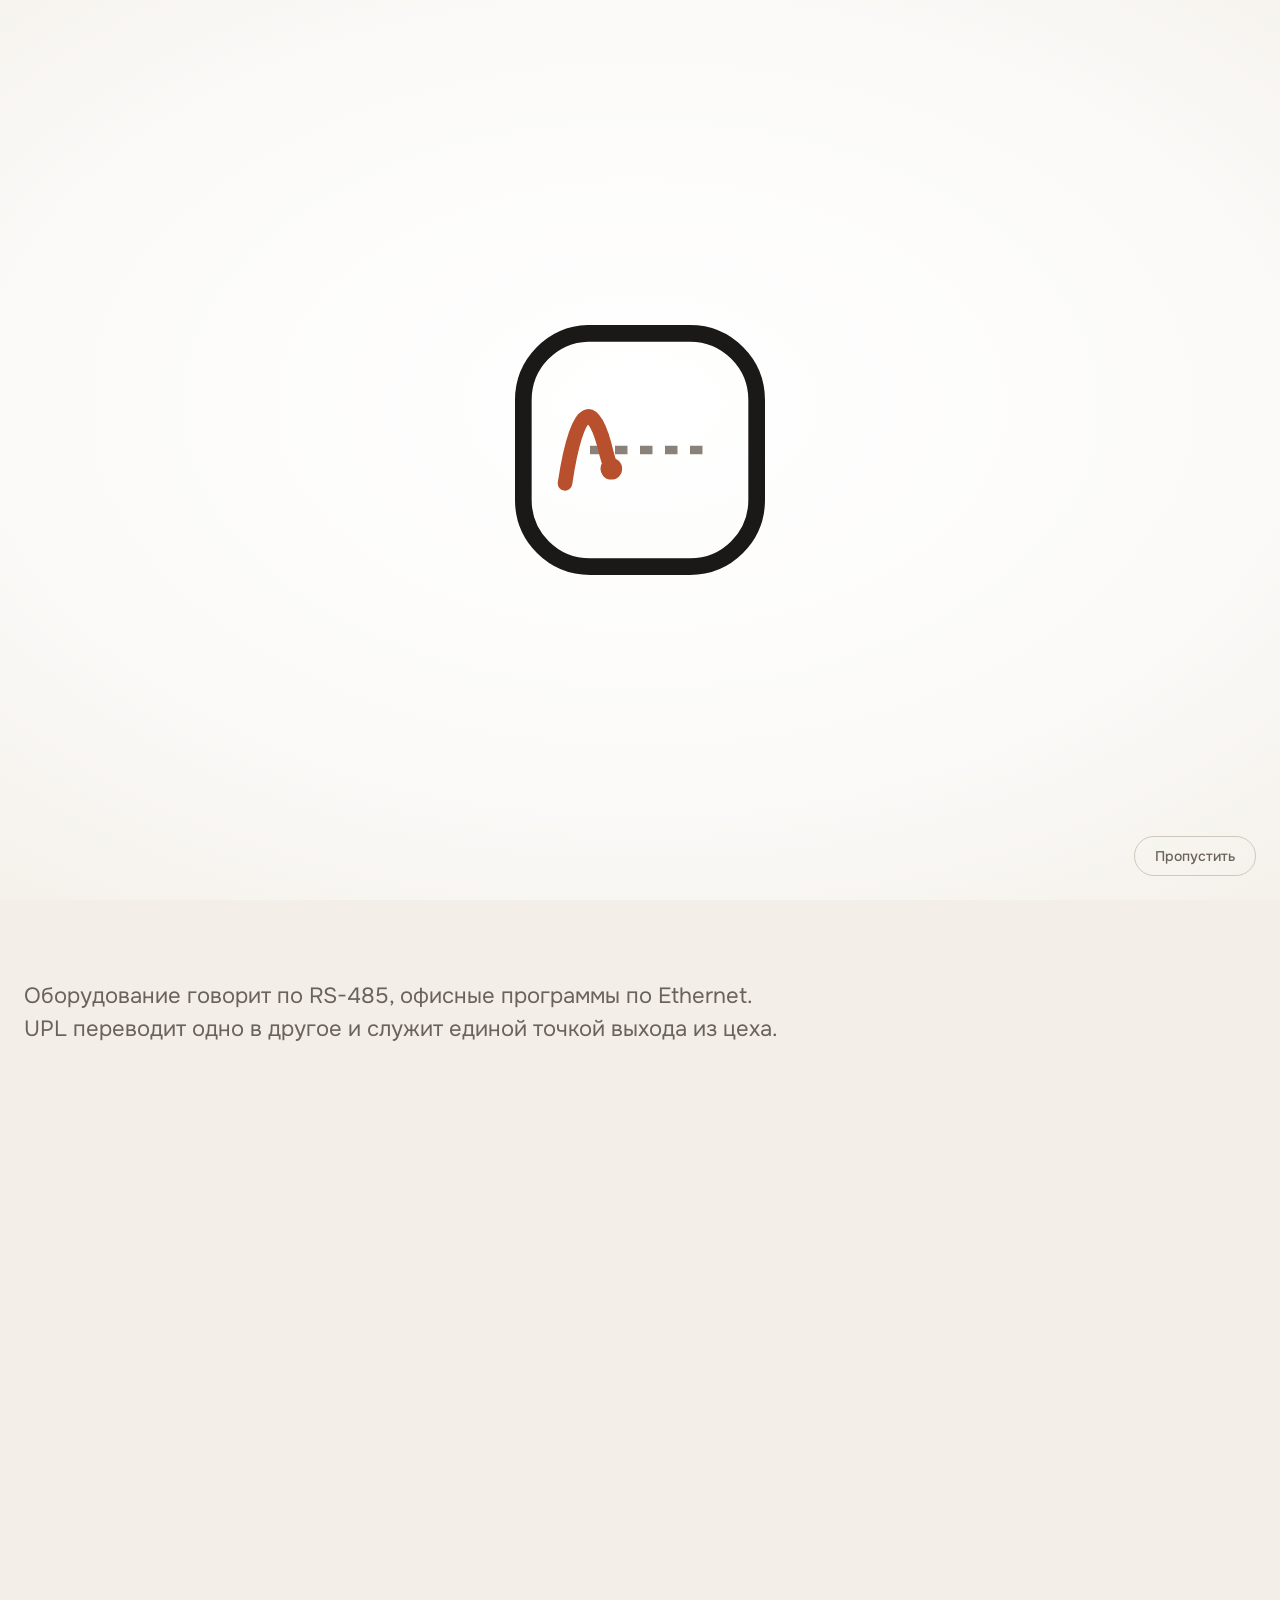
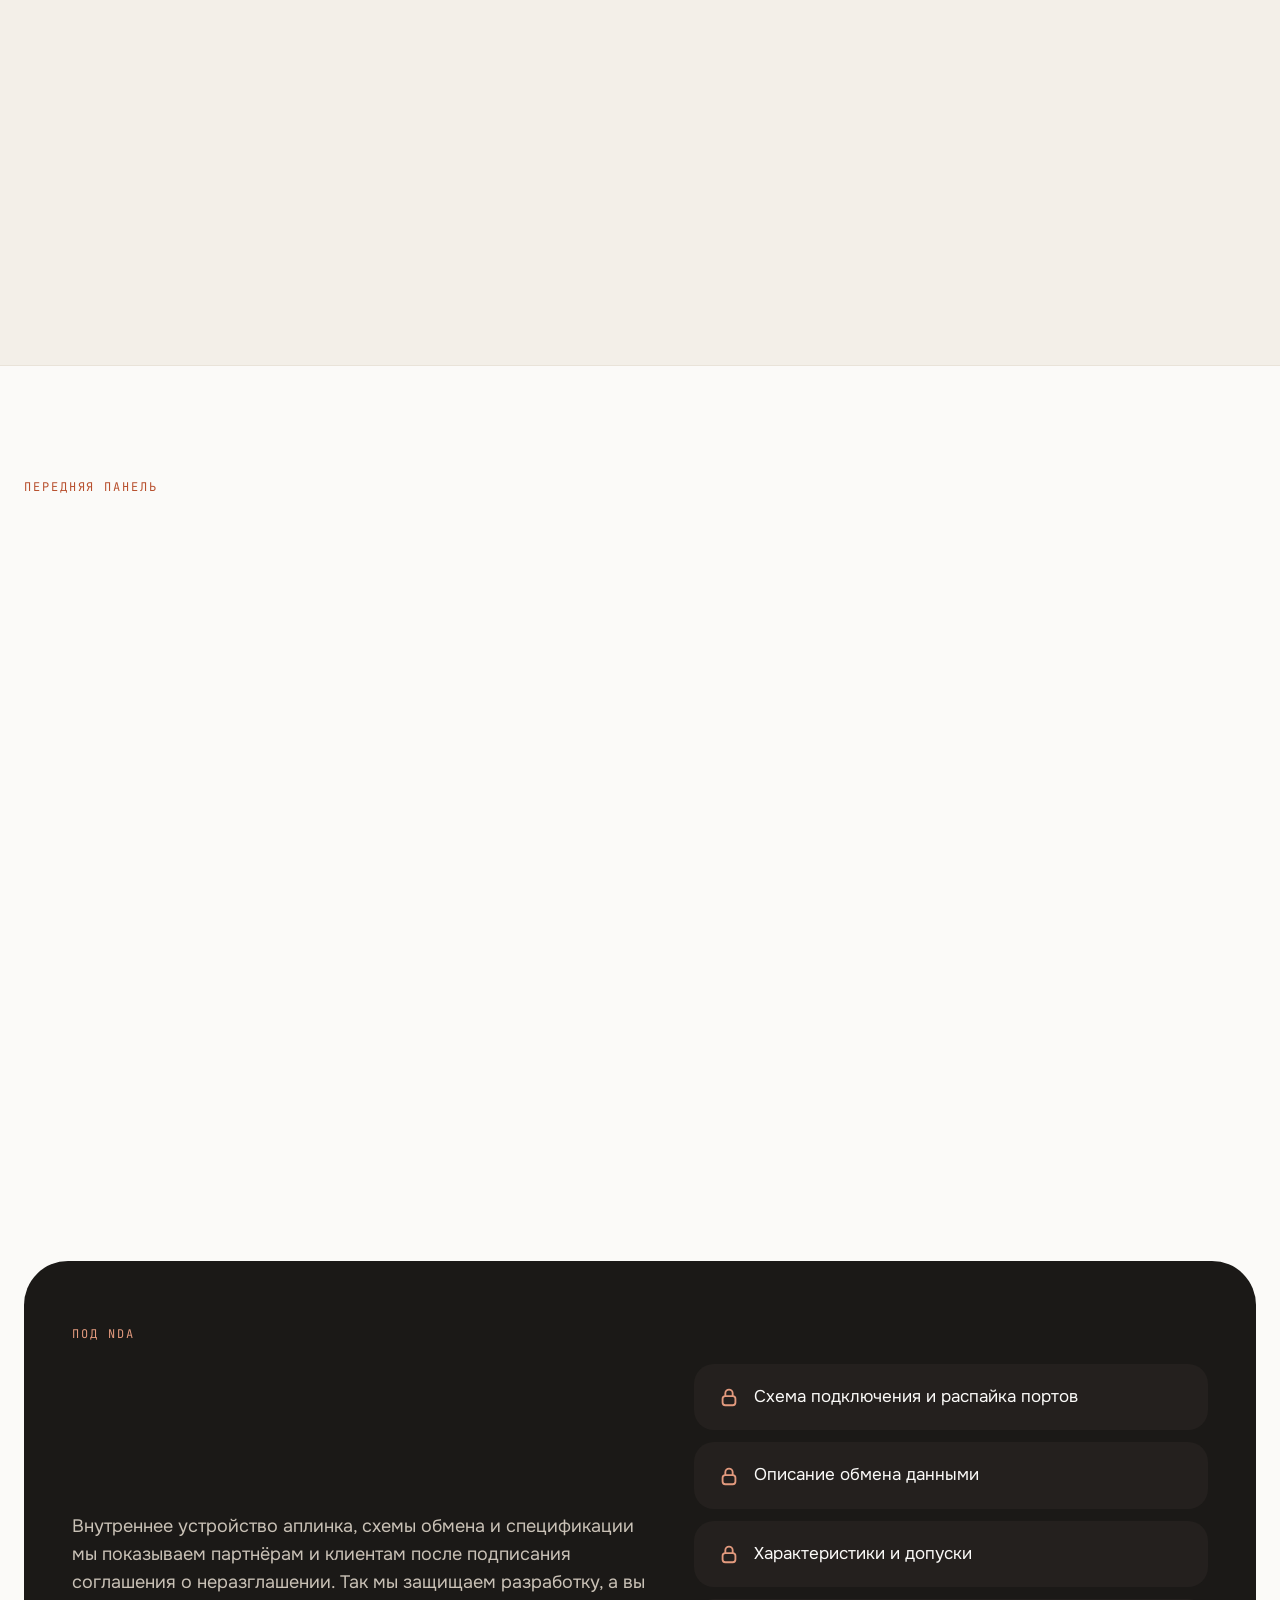
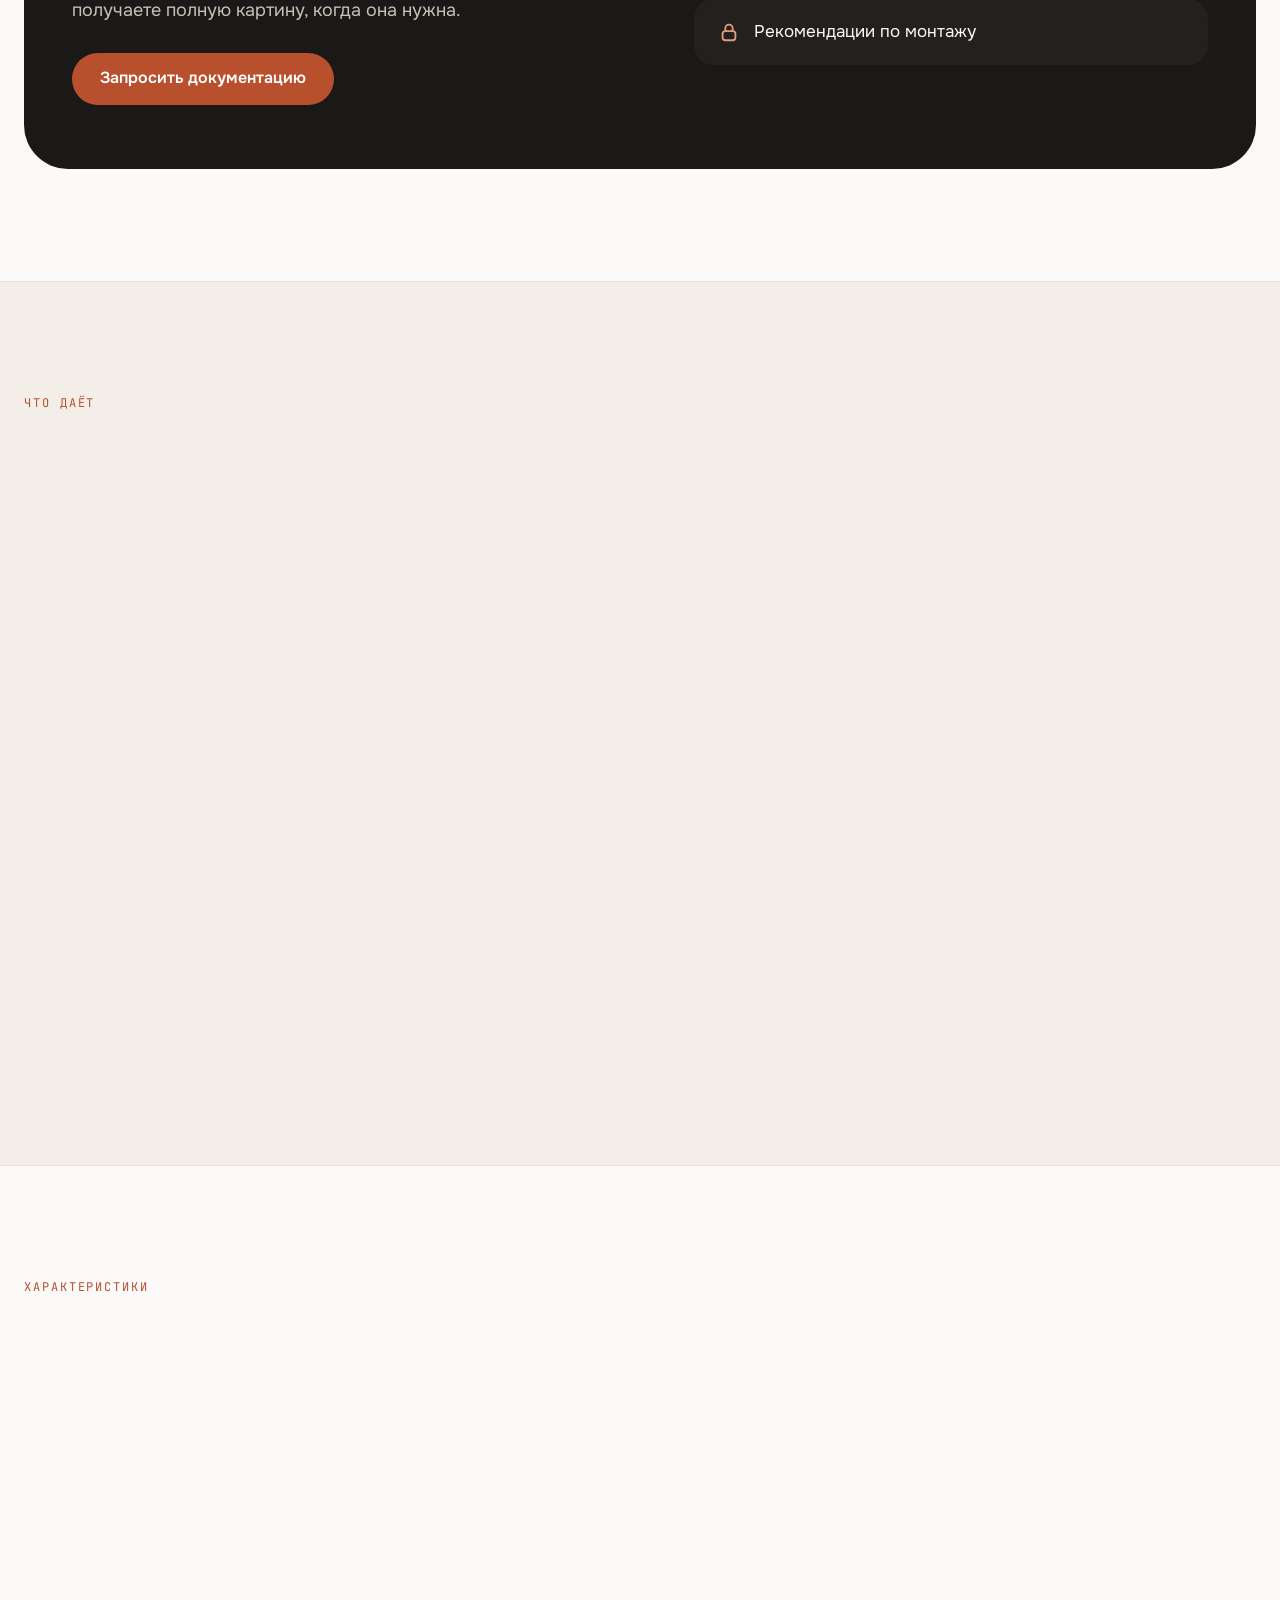
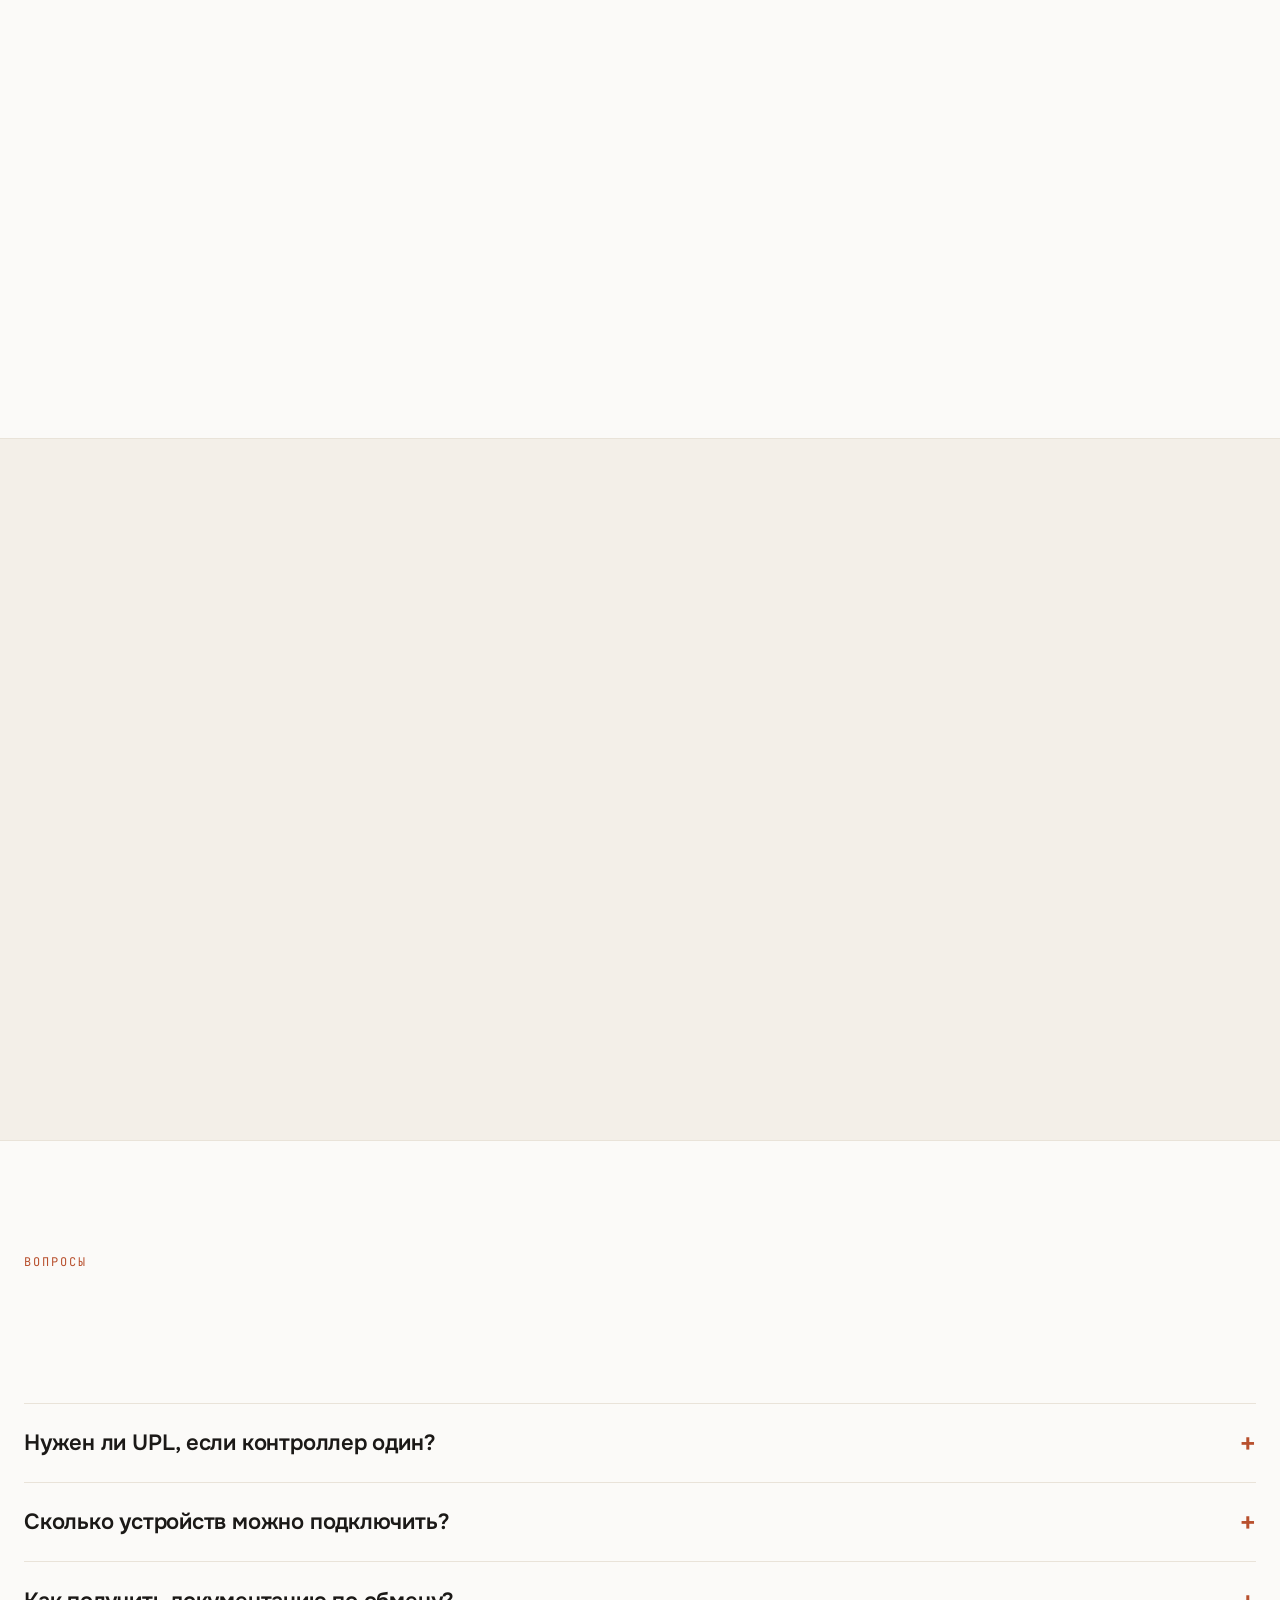
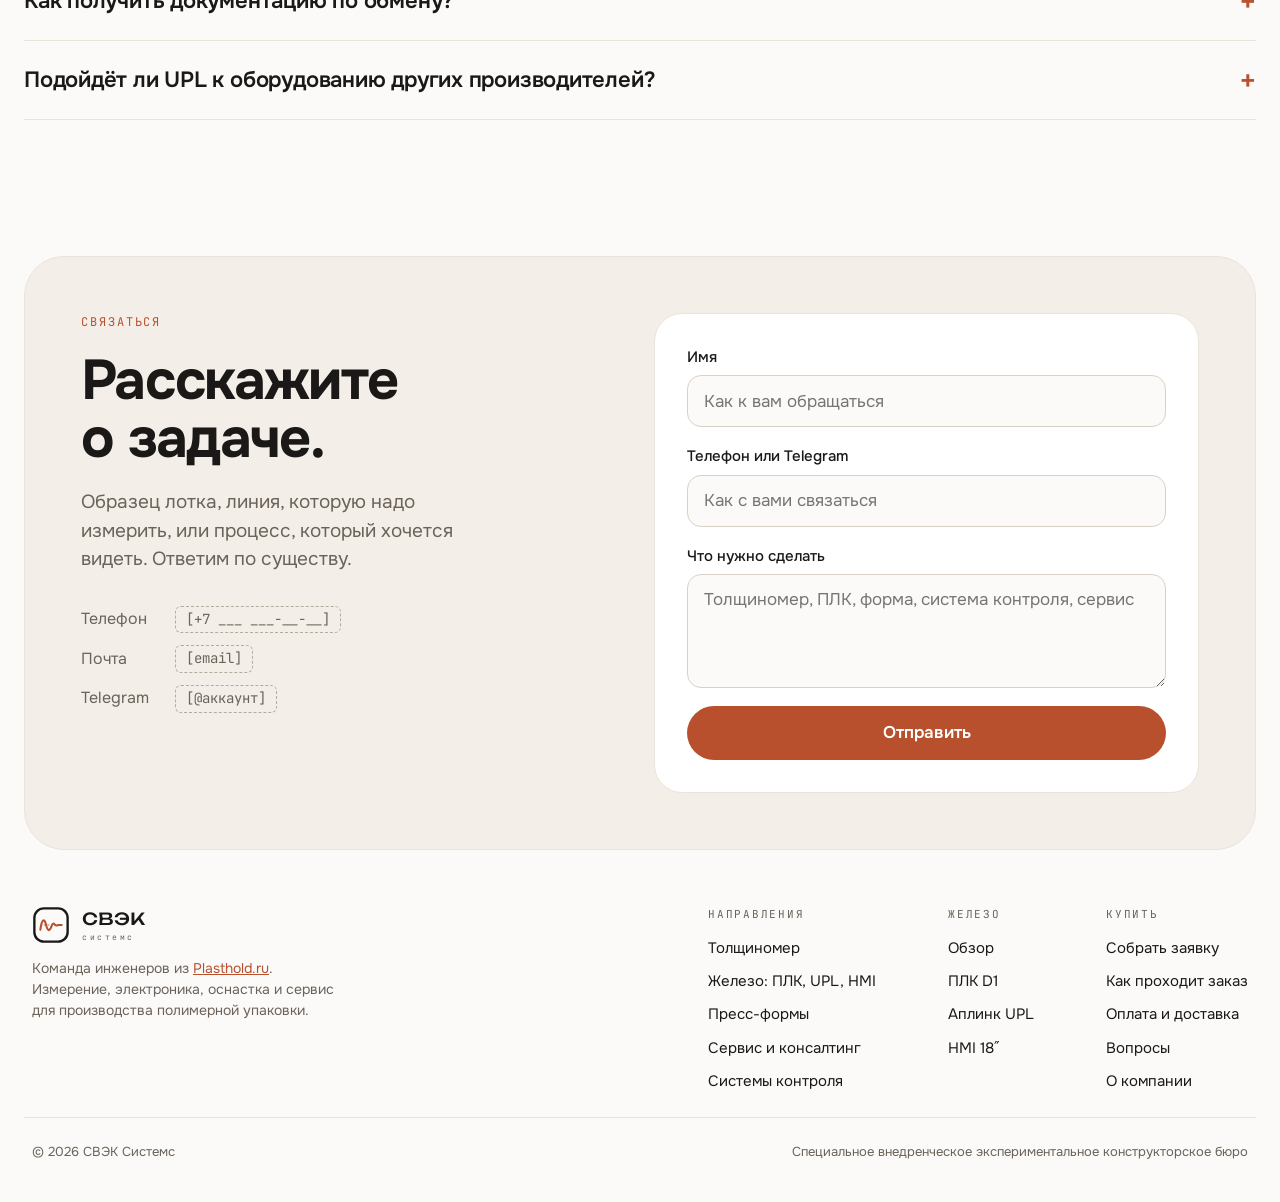
<file: upl.html>
<!doctype html>
<html lang="ru">
<head>
<meta charset="utf-8">
<meta name="viewport" content="width=device-width,initial-scale=1">
<title>Аплинк UPL · СВЭК Системс</title>
<meta name="description" content="Аплинк UPL: мост между шиной RS-485 и сетью.">
<script>(function(){var d=document.documentElement;d.classList.add('js');try{if(sessionStorage.getItem('swek_intro'))d.classList.add('nopre');}catch(e){}})();</script>
<link rel="preconnect" href="https://fonts.googleapis.com">
<link rel="preconnect" href="https://fonts.gstatic.com" crossorigin>
<link href="https://fonts.googleapis.com/css2?family=JetBrains+Mono:wght@400;500&family=Onest:wght@400;500;600;700&family=Unbounded:wght@400;500&display=swap" rel="stylesheet">
<link rel="stylesheet" href="site.css">
<style>
body{margin:0;background:#FBFAF8}
*{box-sizing:border-box}
html{scroll-behavior:smooth}
a{color:#B8502E}
.wrap{max-width:1280px;margin:0 auto;padding:0 24px}
.sec{padding:112px 0}
.alt{background:#F3EFE8;border-top:1px solid #E9E3D9;border-bottom:1px solid #E9E3D9}
.eyebrow{font-family:'JetBrains Mono',monospace;font-size:12px;letter-spacing:.16em;text-transform:uppercase;color:#B8502E}
.h1{margin:0;font-weight:700;letter-spacing:-.035em;line-height:1.02;font-size:clamp(40px,7vw,88px)}
.h2{margin:0;font-weight:700;letter-spacing:-.03em;line-height:1.05;font-size:clamp(32px,5vw,60px)}
.lead{margin:0;font-size:clamp(18px,2vw,22px);line-height:1.5;color:#6B635A}
.card{background:#fff;border:1px solid #E9E3D9;border-radius:32px;box-shadow:0 1px 2px rgba(27,25,23,.04),0 24px 48px -28px rgba(27,25,23,.16)}
.tile{flex:1 1 300px;min-width:0;padding:32px;display:flex;flex-direction:column;gap:12px}
.fx{display:flex;flex-wrap:wrap;gap:20px}
.c{flex:1 1 320px;min-width:0}
.num{font-family:'JetBrains Mono',monospace;font-size:13px;color:#B8502E}
.ttl{font-size:22px;font-weight:700;letter-spacing:-.02em;line-height:1.15}
.txt{margin:0;color:#6B635A;font-size:16px;line-height:1.55}
.mono{font-family:'JetBrains Mono',monospace}
.cap{font-family:'JetBrains Mono',monospace;font-size:12px;letter-spacing:.14em;text-transform:uppercase;color:#6B635A}
.ph{font-family:'JetBrains Mono',monospace;font-size:13px;color:#6B635A;border:1px dashed #B5AB9C;border-radius:6px;padding:1px 8px;white-space:nowrap}
.sr{display:flex;justify-content:space-between;align-items:baseline;gap:16px;padding:15px 0;border-top:1px solid #E9E3D9;font-size:16px}
.sr:last-child{border-bottom:1px solid #E9E3D9}
.sr span:first-child{color:#6B635A}
.sr span:last-child{font-weight:500;text-align:right}
.btn{display:inline-flex;align-items:center;justify-content:center;min-height:52px;padding:0 28px;border-radius:999px;font-weight:600;font-size:16px;text-decoration:none;transition:background .2s,border-color .2s;cursor:pointer;border:0;font-family:'Onest',sans-serif}
.btn-primary{background:#B8502E;color:#fff}
.btn-primary:hover{background:#9E4123;color:#fff}
.btn-ghost{background:transparent;color:#1B1917;border:1px solid #CFC7BA}
.btn-ghost:hover{background:#F1ECE4;color:#1B1917}
.btn-light{background:#FBFAF8;color:#1B1917}
.btn-light:hover{background:#fff}
.nav-link:hover{color:#1B1917 !important}
.lift{transition:transform .3s ease,box-shadow .3s ease}
.lift:hover{transform:translateY(-6px);box-shadow:0 2px 4px rgba(27,25,23,.04),0 36px 64px -24px rgba(27,25,23,.24)}
.dark{background:#1B1917;color:#FBFAF8;border-radius:44px}
.dark .txt{color:#C9C1B6}
.dark .cap{color:#B5ABA0}
.dark .eyebrow{color:#E39A7E}
.chip{display:inline-flex;align-items:center;gap:8px;padding:8px 16px;border-radius:999px;background:#fff;border:1px solid #E9E3D9;font-size:14px;font-weight:500}
.chip i{width:8px;height:8px;border-radius:50%;background:#B8502E;display:inline-block}
.dchip{display:inline-flex;align-items:center;gap:8px;padding:8px 16px;border-radius:999px;background:#2A2623;border:1px solid #3A3532;font-size:14px;font-weight:500;color:#EDE6DA}
details{border-top:1px solid #E9E3D9;padding:22px 0}
details:last-of-type{border-bottom:1px solid #E9E3D9}
summary{cursor:pointer;font-size:clamp(18px,2vw,22px);font-weight:600;letter-spacing:-.01em;list-style:none;display:flex;justify-content:space-between;gap:16px;align-items:center}
summary::-webkit-details-marker{display:none}
summary::after{content:'+';font-family:'JetBrains Mono',monospace;color:#B8502E;font-size:26px;line-height:1}
details[open] summary::after{content:'–'}
details p{margin:14px 0 0;color:#6B635A;font-size:17px;line-height:1.6;max-width:880px}
:focus-visible{outline:2px solid #B8502E;outline-offset:3px}
@keyframes flow{to{stroke-dashoffset:-40}}
@keyframes pulse{0%,100%{opacity:.25}50%{opacity:.9}}
@keyframes bar1{0%,100%{width:34%}50%{width:78%}}
@keyframes bar2{0%,100%{width:62%}50%{width:28%}}
@keyframes bar3{0%,100%{width:48%}50%{width:88%}}
@keyframes bar4{0%,100%{width:22%}50%{width:58%}}
@keyframes floaty{0%,100%{transform:translateY(0)}50%{transform:translateY(-8px)}}
@keyframes scan{0%{transform:translateX(0)}100%{transform:translateX(100%)}}
.anim-flow{stroke-dasharray:8 12;animation:flow 1.6s linear infinite}
.anim-flow-r{stroke-dasharray:8 12;animation:flow 1.6s linear infinite reverse}
.anim-pulse{animation:pulse 2.4s ease-in-out infinite}
.anim-float{animation:floaty 6s ease-in-out infinite}
.lb{height:8px;border-radius:4px;background:#3A3532;overflow:hidden}
.lb i{display:block;height:100%;border-radius:4px;background:#E39A7E}
.lb .b1{animation:bar1 3.1s ease-in-out infinite}
.lb .b2{animation:bar2 2.7s ease-in-out infinite}
.lb .b3{animation:bar3 3.6s ease-in-out infinite}
.lb .b4{animation:bar4 2.3s ease-in-out infinite}
@media (prefers-reduced-motion:reduce){.anim-flow,.anim-flow-r,.anim-pulse,.anim-float,.lb i{animation:none}}
@media (max-width:700px){.sec{padding:72px 0}}
</style>
</head>
<body>
<div id="pre" aria-hidden="true"><iframe data-src="logo.html" title="" tabindex="-1"></iframe><button id="preSkip" type="button">Пропустить</button></div>
<div id="app" style="width:100%;background:#FBFAF8;color:#1B1917;font-family:'Onest',system-ui,sans-serif;font-size:17px;line-height:1.55">
<header class="hdr"><div class="hdr-in"><a class="brand" href="index.html" aria-label="СВЭК Системс, на главную"><svg width="38" height="38" viewBox="0 0 64 64" aria-hidden="true"><rect x="4" y="4" width="56" height="56" rx="16" fill="none" stroke="#1B1917" stroke-width="4"/><line x1="14" y1="32" x2="50" y2="32" stroke="#8A8178" stroke-width="2" stroke-dasharray="3 3"/><path d="M14 40 C17 20 21 20 24 33 C27 44 30 42 33 34 C35 28 37 29 39 32 C41 34 43 32 45 32 H50" fill="none" stroke="#B8502E" stroke-width="3.5" stroke-linecap="round" stroke-linejoin="round"/></svg><span style="display:flex;flex-direction:column;gap:3px"><span style="font-family:'Unbounded',sans-serif;font-size:22px;line-height:1;letter-spacing:.01em">свэк</span><span style="font-family:'JetBrains Mono',monospace;font-size:8px;letter-spacing:.32em;color:#6B635A">системс</span></span></a><nav class="nv" id="navMain" aria-label="Основное меню"><a class="l" href="gauge.html">Толщиномер</a><div class="dd"><a class="on on" href="hardware.html">Железо</a><div class="dd-m"><a href="hardware.html">Обзор <small>ПЛК · UPL · HMI</small></a><a href="d1.html">ПЛК D1 <small>Cortex-M7</small></a><a href="upl.html">Аплинк UPL <small>мост</small></a><a href="hmi.html">HMI 18″ <small>A733</small></a></div></div><a class="l" href="molds.html">Пресс-формы</a><a class="l" href="service.html">Сервис</a><a class="l" href="control.html">Системы контроля</a><a class="l" href="index.html#about">О нас</a></nav><a class="cta hdr-cta" href="order.html#configurator">Заказать</a><button id="navBtn" aria-label="Меню" aria-expanded="false" aria-controls="navMain"><svg width="22" height="22" viewBox="0 0 22 22" fill="none" stroke="#1B1917" stroke-width="2" stroke-linecap="round"><path d="M3 6H19M3 11H19M3 16H19"/></svg></button></div></header>
<main><section style="padding:72px 0 40px"><div class="wrap"><div style="display:flex;flex-wrap:wrap;gap:48px;align-items:center"><div style="flex:1 1 480px;min-width:0"><div class="eyebrow" style="margin-bottom:20px"><a href="hardware.html" style="color:#B8502E;text-decoration:none">Комплектующие</a> · 02 Аплинк</div><h1 class="h1">Аплинк UPL.</h1><p class="lead" style="margin-top:24px;max-width:560px">Узкий модуль с двумя портами RJ45. Связывает шину RS-485 с сетью Ethernet: данные с оборудования доходят до сервера и компьютера.</p><div style="display:flex;flex-wrap:wrap;gap:12px;margin-top:32px"><a class="btn btn-primary" href="order.html#configurator">Заказать UPL</a><a class="btn btn-ghost" href="#role">Зачем он нужен</a></div><div style="display:flex;flex-wrap:wrap;gap:10px;margin-top:32px"><span class="chip"><i></i>Ethernet ↔ RS-485</span><span class="chip"><i></i>2 × RJ45</span><span class="chip"><i></i>DC 24 В</span></div></div><div style="flex:1 1 380px;min-width:0;display:flex;justify-content:center"><div class="card rv" style="padding:40px 56px;border-radius:44px;background:linear-gradient(180deg,#fff,#F3EFE8)"><div class="anim-float"><svg viewBox="0 0 130 330" width="190px" role="img" aria-label="Аплинк UPL, вид спереди" style="display:block;height:auto"><defs><linearGradient id="upHBd" x1="0" y1="0" x2="0" y2="1"><stop offset="0" stop-color="#CF6540"/><stop offset="1" stop-color="#B9512D"/></linearGradient></defs><ellipse cx="65" cy="320" rx="56" ry="8" fill="#1B1917" opacity="0.10"/><rect x="10" y="8" width="110" height="308" rx="18" fill="url(#upHBd)"/><rect x="10" y="8" width="110" height="308" rx="18" fill="none" stroke="#9A4020" stroke-width="1.2"/><rect x="22" y="22" width="86" height="96" rx="10" fill="#1E1B19"/><circle cx="30" cy="32" r="3" fill="#0A0908"/><circle cx="100" cy="32" r="3" fill="#0A0908"/><circle cx="65" cy="70" r="31" fill="#2B2725"/><circle cx="65" cy="70" r="25" fill="#171413"/><rect x="45" y="53" width="40" height="34" rx="3" fill="#0A0908"/><rect x="51" y="58" width="28" height="14" rx="2" fill="#2B2725"/><rect x="22" y="128" width="86" height="96" rx="10" fill="#1E1B19"/><circle cx="30" cy="138" r="3" fill="#0A0908"/><circle cx="100" cy="138" r="3" fill="#0A0908"/><circle cx="65" cy="176" r="31" fill="#2B2725"/><circle cx="65" cy="176" r="25" fill="#171413"/><rect x="45" y="159" width="40" height="34" rx="3" fill="#0A0908"/><rect x="51" y="164" width="28" height="14" rx="2" fill="#2B2725"/><circle cx="80" cy="66" r="3" fill="#7CD65A" class="anim-pulse"/><circle cx="80" cy="172" r="3" fill="#F2C14E" class="anim-pulse"/><rect x="22" y="236" width="86" height="64" rx="6" fill="#C45A36"/><g stroke="#A2431F" stroke-width="2" opacity="0.5"><line x1="24.0" y1="240" x2="24.0" y2="296"/><line x1="29.6" y1="240" x2="29.6" y2="296"/><line x1="35.2" y1="240" x2="35.2" y2="296"/><line x1="40.8" y1="240" x2="40.8" y2="296"/><line x1="46.4" y1="240" x2="46.4" y2="296"/><line x1="52.0" y1="240" x2="52.0" y2="296"/><line x1="57.599999999999994" y1="240" x2="57.599999999999994" y2="296"/><line x1="63.199999999999996" y1="240" x2="63.199999999999996" y2="296"/><line x1="68.8" y1="240" x2="68.8" y2="296"/><line x1="74.4" y1="240" x2="74.4" y2="296"/><line x1="80.0" y1="240" x2="80.0" y2="296"/><line x1="85.6" y1="240" x2="85.6" y2="296"/><line x1="91.19999999999999" y1="240" x2="91.19999999999999" y2="296"/><line x1="96.8" y1="240" x2="96.8" y2="296"/><line x1="102.39999999999999" y1="240" x2="102.39999999999999" y2="296"/></g><rect x="38" y="294" width="54" height="17" rx="3.5" fill="#E9E4DA" stroke="#C9C1B3"/><text x="65.0" y="306.5" font-family="Unbounded, sans-serif" font-size="10" fill="#6B635A" text-anchor="middle">SWEK</text></svg></div></div></div></div></div></section><section id="role" class="sec alt"><div class="wrap"><div class="eyebrow" style="margin-bottom:20px">Роль в системе</div><h2 class="h2 rv" style="max-width:900px">Мост между цехом и сетью.</h2><p class="lead" style="max-width:760px;margin-top:20px">Оборудование говорит по RS-485, офисные программы по Ethernet. UPL переводит одно в другое и служит единой точкой выхода из цеха.</p><div class="card rv" style="margin-top:48px;padding:36px 24px;border-radius:44px;overflow:hidden"><svg viewBox="0 0 1100 360" width="100%" role="img" aria-label="Аплинк UPL между сетью Ethernet и шиной RS-485" style="display:block;height:auto"><rect x="20" y="100" width="260" height="160" rx="26" fill="#F3EFE8" stroke="#E4DDD1"/><text x="150" y="150" text-anchor="middle" font-family="Onest, sans-serif" font-size="20" font-weight="700" fill="#1B1917">Сеть Ethernet</text><g fill="#fff" stroke="#E4DDD1"><rect x="48" y="176" width="64" height="48" rx="10"/><rect x="128" y="176" width="64" height="48" rx="10"/><rect x="208" y="176" width="48" height="48" rx="10"/></g><text x="80" y="206" text-anchor="middle" font-family="JetBrains Mono, monospace" font-size="12" fill="#6B635A">ПК</text><text x="160" y="206" text-anchor="middle" font-family="JetBrains Mono, monospace" font-size="12" fill="#6B635A">сервер</text><text x="232" y="206" text-anchor="middle" font-family="JetBrains Mono, monospace" font-size="12" fill="#6B635A">LAN</text><path d="M280 180 H420" stroke="#CFC7BA" stroke-width="7" stroke-linecap="round"/><path d="M280 180 H420" stroke="#8A8178" stroke-width="3" class="anim-flow" stroke-linecap="round"/><text x="350" y="160" text-anchor="middle" font-family="JetBrains Mono, monospace" font-size="13" fill="#6B635A">RJ45 · Ethernet</text><rect x="420" y="70" width="260" height="220" rx="30" fill="#C45A36"/><rect x="438" y="90" width="224" height="56" rx="10" fill="#1E1B19"/><rect x="438" y="154" width="224" height="56" rx="10" fill="#1E1B19"/><rect x="520" y="98" width="60" height="38" rx="4" fill="#2B2725"/><rect x="520" y="162" width="60" height="38" rx="4" fill="#2B2725"/><circle cx="640" cy="118" r="5" fill="#7CD65A" class="anim-pulse"/><circle cx="640" cy="182" r="5" fill="#F2C14E" class="anim-pulse"/><text x="550" y="256" text-anchor="middle" font-family="Unbounded, sans-serif" font-size="26" fill="#fff">UPL</text><text x="550" y="330" text-anchor="middle" font-family="Onest, sans-serif" font-size="18" font-weight="700" fill="#1B1917">Аплинк</text><path d="M680 180 H820" stroke="#EBC9B8" stroke-width="8" stroke-linecap="round"/><path d="M680 180 H820" stroke="#B8502E" stroke-width="4" class="anim-flow-r" stroke-linecap="round"/><text x="750" y="160" text-anchor="middle" font-family="JetBrains Mono, monospace" font-size="13" fill="#B8502E">RS-485</text><rect x="820" y="100" width="260" height="160" rx="26" fill="#fff" stroke="#B8502E" stroke-width="2" stroke-dasharray="6 6"/><text x="950" y="150" text-anchor="middle" font-family="Onest, sans-serif" font-size="20" font-weight="700" fill="#1B1917">Шина RS-485</text><g fill="#C45A36"><rect x="846" y="176" width="64" height="48" rx="10"/><rect x="922" y="176" width="64" height="48" rx="10"/></g><rect x="998" y="176" width="64" height="48" rx="10" fill="#1B1917"/><text x="878" y="206" text-anchor="middle" font-family="Unbounded, sans-serif" font-size="14" fill="#fff">D1</text><text x="954" y="206" text-anchor="middle" font-family="Unbounded, sans-serif" font-size="14" fill="#fff">D1</text><text x="1030" y="206" text-anchor="middle" font-family="JetBrains Mono, monospace" font-size="12" fill="#EDE6DA">HMI</text></svg></div><div class="fx" style="margin-top:20px"><div class="card rv tile"><svg width="56" height="56" viewBox="0 0 56 56" aria-hidden="true"><rect x="1" y="1" width="54" height="54" rx="16" fill="#F6E3DA"/><g fill="none" stroke="#B8502E" stroke-width="3" stroke-linecap="round" stroke-linejoin="round"><path d="M19 40A8 8 0 0 1 18 24A11 11 0 0 1 39 25A7.5 7.5 0 0 1 38 40Z"/></g></svg><div class="num">01</div><div class="ttl">Одна точка выхода</div><p class="txt">Вместо множества преобразователей и кабелей один модуль на участок.</p></div><div class="card rv tile"><svg width="56" height="56" viewBox="0 0 56 56" aria-hidden="true"><rect x="1" y="1" width="54" height="54" rx="16" fill="#F6E3DA"/><g fill="none" stroke="#B8502E" stroke-width="3" stroke-linecap="round" stroke-linejoin="round"><path d="M10 30C15 16 19 16 22 30C25 42 28 40 30 32C32 25 34 26 36 29C38 32 41 30 46 30"/></g></svg><div class="num">02</div><div class="ttl">Данные на сервер</div><p class="txt">Показания контроллеров и приборов попадают в учёт и аналитику.</p></div><div class="card rv tile"><svg width="56" height="56" viewBox="0 0 56 56" aria-hidden="true"><rect x="1" y="1" width="54" height="54" rx="16" fill="#F6E3DA"/><g fill="none" stroke="#B8502E" stroke-width="3" stroke-linecap="round" stroke-linejoin="round"><rect x="10" y="14" width="36" height="24" rx="4"/><path d="M22 44H34M28 38V44"/></g></svg><div class="num">03</div><div class="ttl">Доступ издалека</div><p class="txt">Подключайтесь к оборудованию из сети, а не с отвёрткой у шкафа. <span class="ph">[уточнить режимы удалённого доступа]</span></p></div></div></div></section><section class="sec"><div class="wrap"><div class="eyebrow" style="margin-bottom:20px">Передняя панель</div><h2 class="h2 rv" style="max-width:900px">Два порта и два индикатора.</h2><div style="display:flex;flex-wrap:wrap;gap:40px;margin-top:56px;align-items:center"><div class="card rv" style="flex:1 1 320px;min-width:0;padding:40px;display:flex;justify-content:center;border-radius:44px"><svg viewBox="0 0 130 330" width="170px" role="img" aria-label="Аплинк UPL, вид спереди" style="display:block;height:auto"><defs><linearGradient id="upABd" x1="0" y1="0" x2="0" y2="1"><stop offset="0" stop-color="#CF6540"/><stop offset="1" stop-color="#B9512D"/></linearGradient></defs><ellipse cx="65" cy="320" rx="56" ry="8" fill="#1B1917" opacity="0.10"/><rect x="10" y="8" width="110" height="308" rx="18" fill="url(#upABd)"/><rect x="10" y="8" width="110" height="308" rx="18" fill="none" stroke="#9A4020" stroke-width="1.2"/><rect x="22" y="22" width="86" height="96" rx="10" fill="#1E1B19"/><circle cx="30" cy="32" r="3" fill="#0A0908"/><circle cx="100" cy="32" r="3" fill="#0A0908"/><circle cx="65" cy="70" r="31" fill="#2B2725"/><circle cx="65" cy="70" r="25" fill="#171413"/><rect x="45" y="53" width="40" height="34" rx="3" fill="#0A0908"/><rect x="51" y="58" width="28" height="14" rx="2" fill="#2B2725"/><rect x="22" y="128" width="86" height="96" rx="10" fill="#1E1B19"/><circle cx="30" cy="138" r="3" fill="#0A0908"/><circle cx="100" cy="138" r="3" fill="#0A0908"/><circle cx="65" cy="176" r="31" fill="#2B2725"/><circle cx="65" cy="176" r="25" fill="#171413"/><rect x="45" y="159" width="40" height="34" rx="3" fill="#0A0908"/><rect x="51" y="164" width="28" height="14" rx="2" fill="#2B2725"/><circle cx="80" cy="66" r="3" fill="#7CD65A" class="anim-pulse"/><circle cx="80" cy="172" r="3" fill="#F2C14E" class="anim-pulse"/><rect x="22" y="236" width="86" height="64" rx="6" fill="#C45A36"/><g stroke="#A2431F" stroke-width="2" opacity="0.5"><line x1="24.0" y1="240" x2="24.0" y2="296"/><line x1="29.6" y1="240" x2="29.6" y2="296"/><line x1="35.2" y1="240" x2="35.2" y2="296"/><line x1="40.8" y1="240" x2="40.8" y2="296"/><line x1="46.4" y1="240" x2="46.4" y2="296"/><line x1="52.0" y1="240" x2="52.0" y2="296"/><line x1="57.599999999999994" y1="240" x2="57.599999999999994" y2="296"/><line x1="63.199999999999996" y1="240" x2="63.199999999999996" y2="296"/><line x1="68.8" y1="240" x2="68.8" y2="296"/><line x1="74.4" y1="240" x2="74.4" y2="296"/><line x1="80.0" y1="240" x2="80.0" y2="296"/><line x1="85.6" y1="240" x2="85.6" y2="296"/><line x1="91.19999999999999" y1="240" x2="91.19999999999999" y2="296"/><line x1="96.8" y1="240" x2="96.8" y2="296"/><line x1="102.39999999999999" y1="240" x2="102.39999999999999" y2="296"/></g><rect x="38" y="294" width="54" height="17" rx="3.5" fill="#E9E4DA" stroke="#C9C1B3"/><text x="65.0" y="306.5" font-family="Unbounded, sans-serif" font-size="10" fill="#6B635A" text-anchor="middle">SWEK</text><circle cx="115" cy="70" r="11" fill="#fff" stroke="#1B1917" stroke-width="1.6"/><text x="115" y="74.2" font-family="Onest, sans-serif" font-size="12" font-weight="700" text-anchor="middle" fill="#1B1917">1</text><circle cx="115" cy="176" r="11" fill="#fff" stroke="#1B1917" stroke-width="1.6"/><text x="115" y="180.2" font-family="Onest, sans-serif" font-size="12" font-weight="700" text-anchor="middle" fill="#1B1917">2</text><circle cx="115" cy="268" r="11" fill="#fff" stroke="#1B1917" stroke-width="1.6"/><text x="115" y="272.2" font-family="Onest, sans-serif" font-size="12" font-weight="700" text-anchor="middle" fill="#1B1917">3</text></svg></div><div style="flex:1 1 420px;min-width:0;display:flex;flex-direction:column;gap:12px"><div class="card rv" style="padding:20px 24px;display:flex;gap:16px;align-items:flex-start;border-radius:22px"><span style="flex:0 0 28px;height:28px;border-radius:50%;border:1.5px solid #1B1917;display:flex;align-items:center;justify-content:center;font-weight:700;font-size:13px">1</span><div><div style="font-weight:700;font-size:18px">Порт RS-485 (RJ45)</div><div class="txt" style="font-size:15px;margin-top:2px">Выход на шину с оборудованием. Распайка нанесена на корпус модуля. <span class="ph">[проверить обозначения]</span></div></div></div><div class="card rv" style="padding:20px 24px;display:flex;gap:16px;align-items:flex-start;border-radius:22px"><span style="flex:0 0 28px;height:28px;border-radius:50%;border:1.5px solid #1B1917;display:flex;align-items:center;justify-content:center;font-weight:700;font-size:13px">2</span><div><div style="font-weight:700;font-size:18px">Порт Ethernet (RJ45)</div><div class="txt" style="font-size:15px;margin-top:2px">Подключение к локальной сети кабелем витой пары.</div></div></div><div class="card rv" style="padding:20px 24px;display:flex;gap:16px;align-items:flex-start;border-radius:22px"><span style="flex:0 0 28px;height:28px;border-radius:50%;border:1.5px solid #1B1917;display:flex;align-items:center;justify-content:center;font-weight:700;font-size:13px">3</span><div><div style="font-weight:700;font-size:18px">Вентиляционные рёбра</div><div class="txt" style="font-size:15px;margin-top:2px">Рельефная часть корпуса отводит тепло и узнаётся с первого взгляда.</div></div></div></div></div></div></section><section style="padding:0 0 112px"><div class="wrap"><div class="dark" style="padding:64px 48px;display:flex;flex-wrap:wrap;gap:48px;align-items:center"><div style="flex:1 1 420px;min-width:0"><div class="eyebrow" style="margin-bottom:20px">Под NDA</div><h2 class="h2 rv" style="color:#FBFAF8">Подробности по запросу.</h2><p class="txt" style="margin-top:24px;font-size:18px">Внутреннее устройство аплинка, схемы обмена и спецификации мы показываем партнёрам и клиентам после подписания соглашения о неразглашении. Так мы защищаем разработку, а вы получаете полную картину, когда она нужна.</p><a class="btn btn-primary" href="#contact" style="margin-top:28px">Запросить документацию</a></div><div style="flex:1 1 360px;min-width:0;display:flex;flex-direction:column;gap:12px"><div style="padding:20px 24px;border-radius:20px;background:#24201E;display:flex;align-items:center;gap:14px"><svg width="22" height="22" viewBox="0 0 24 24" aria-hidden="true"><rect x="5" y="11" width="14" height="10" rx="3" fill="none" stroke="#E39A7E" stroke-width="2"/><path d="M8 11V8A4 4 0 0 1 16 8V11" fill="none" stroke="#E39A7E" stroke-width="2"/></svg><span>Схема подключения и распайка портов</span></div><div style="padding:20px 24px;border-radius:20px;background:#24201E;display:flex;align-items:center;gap:14px"><svg width="22" height="22" viewBox="0 0 24 24" aria-hidden="true"><rect x="5" y="11" width="14" height="10" rx="3" fill="none" stroke="#E39A7E" stroke-width="2"/><path d="M8 11V8A4 4 0 0 1 16 8V11" fill="none" stroke="#E39A7E" stroke-width="2"/></svg><span>Описание обмена данными</span></div><div style="padding:20px 24px;border-radius:20px;background:#24201E;display:flex;align-items:center;gap:14px"><svg width="22" height="22" viewBox="0 0 24 24" aria-hidden="true"><rect x="5" y="11" width="14" height="10" rx="3" fill="none" stroke="#E39A7E" stroke-width="2"/><path d="M8 11V8A4 4 0 0 1 16 8V11" fill="none" stroke="#E39A7E" stroke-width="2"/></svg><span>Характеристики и допуски</span></div><div style="padding:20px 24px;border-radius:20px;background:#24201E;display:flex;align-items:center;gap:14px"><svg width="22" height="22" viewBox="0 0 24 24" aria-hidden="true"><rect x="5" y="11" width="14" height="10" rx="3" fill="none" stroke="#E39A7E" stroke-width="2"/><path d="M8 11V8A4 4 0 0 1 16 8V11" fill="none" stroke="#E39A7E" stroke-width="2"/></svg><span>Рекомендации по монтажу</span></div></div></div></div></section><section class="sec alt"><div class="wrap"><div class="eyebrow" style="margin-bottom:20px">Что даёт</div><h2 class="h2 rv" style="max-width:900px">Просто подключили. Работает.</h2><div class="fx" style="margin-top:56px"><div class="card rv tile"><svg width="56" height="56" viewBox="0 0 56 56" aria-hidden="true"><rect x="1" y="1" width="54" height="54" rx="16" fill="#F6E3DA"/><g fill="none" stroke="#B8502E" stroke-width="3" stroke-linecap="round" stroke-linejoin="round"><circle cx="28" cy="28" r="7"/><path d="M28 10V16M28 40V46M10 28H16M40 28H46M15 15L19.5 19.5M36.5 36.5L41 41M15 41L19.5 36.5M36.5 19.5L41 15"/></g></svg><div class="num">01</div><div class="ttl">Питание 24 В</div><p class="txt">Тот же источник, что и у контроллеров. Дополнительное питание не нужно.</p></div><div class="card rv tile"><svg width="56" height="56" viewBox="0 0 56 56" aria-hidden="true"><rect x="1" y="1" width="54" height="54" rx="16" fill="#F6E3DA"/><g fill="none" stroke="#B8502E" stroke-width="3" stroke-linecap="round" stroke-linejoin="round"><path d="M11 28H45M17 28V18M28 28V38M39 28V18"/><circle cx="17" cy="16" r="2.5"/><circle cx="28" cy="40" r="2.5"/><circle cx="39" cy="16" r="2.5"/></g></svg><div class="num">02</div><div class="ttl">Стандартный разъём</div><p class="txt">Порты RJ45 и обычная витая пара. Кабели можно сделать на месте.</p></div><div class="card rv tile"><svg width="56" height="56" viewBox="0 0 56 56" aria-hidden="true"><rect x="1" y="1" width="54" height="54" rx="16" fill="#F6E3DA"/><g fill="none" stroke="#B8502E" stroke-width="3" stroke-linecap="round" stroke-linejoin="round"><path d="M10 30C15 16 19 16 22 30C25 42 28 40 30 32C32 25 34 26 36 29C38 32 41 30 46 30"/></g></svg><div class="num">03</div><div class="ttl">Состояние на виду</div><p class="txt">Индикаторы возле портов показывают подключение и обмен.</p></div><div class="card rv tile"><svg width="56" height="56" viewBox="0 0 56 56" aria-hidden="true"><rect x="1" y="1" width="54" height="54" rx="16" fill="#F6E3DA"/><g fill="none" stroke="#B8502E" stroke-width="3" stroke-linecap="round" stroke-linejoin="round"><rect x="17" y="17" width="22" height="22" rx="4"/><path d="M23 11V17M33 11V17M23 39V45M33 39V45M11 23H17M11 33H17M39 23H45M39 33H45"/></g></svg><div class="num">04</div><div class="ttl">Часть системы СВЭК</div><p class="txt">Работает вместе с D1 и HMI и входит в толщиномер.</p></div></div></div></section><section class="sec"><div class="wrap"><div style="display:flex;flex-wrap:wrap;gap:48px"><div style="flex:1 1 400px;min-width:0"><div class="eyebrow" style="margin-bottom:20px">Характеристики</div><h2 class="h2 rv">Данные модуля.</h2></div><div style="flex:1 1 480px;min-width:0" class="card rv"><div style="padding:16px 36px"><div style="display:flex;flex-direction:column"><div class="sr"><span>Назначение</span><span>аплинк Ethernet ↔ RS-485</span></div><div class="sr"><span>Модель</span><span>UPL/ETH-1</span></div><div class="sr"><span>Порты</span><span>2 × RJ45</span></div><div class="sr"><span>Интерфейсы</span><span>RS-485 (1 линия), Ethernet</span></div><div class="sr"><span>Питание</span><span>DC 24 В</span></div><div class="sr"><span>Скорость Ethernet</span><span><span class="ph">[10/100 Мбит/с]</span></span></div><div class="sr"><span>Скорость RS-485</span><span><span class="ph">[бит/с]</span></span></div><div class="sr"><span>Протокол</span><span><span class="ph">[уточнить]</span></span></div><div class="sr"><span>Монтаж</span><span><span class="ph">[DIN / панель]</span></span></div><div class="sr"><span>Рабочая температура</span><span><span class="ph">[от … до …]</span></span></div><div class="sr"><span>Габариты</span><span><span class="ph">[мм]</span></span></div></div></div></div></div></div></section><section class="sec alt"><div class="wrap"><div class="card rv" style="padding:40px;display:flex;flex-wrap:wrap;gap:40px;align-items:stretch"><div style="flex:1 1 380px;min-width:0"><div class="eyebrow" style="margin-bottom:14px">Заказать</div><div style="font-size:clamp(26px,3vw,38px);font-weight:700;letter-spacing:-.025em;line-height:1.1">Аплинк UPL</div><div style="margin-top:18px;display:flex;align-items:baseline;gap:12px;flex-wrap:wrap"><span style="font-size:clamp(34px,4vw,52px);font-weight:700;letter-spacing:-.03em"><span class="ph">[цена]</span></span><span class="txt">за модуль с НДС <span class="ph">[уточнить]</span></span></div><div style="display:flex;flex-wrap:wrap;gap:12px;margin-top:28px"><a class="btn btn-primary" href="order.html#configurator">Добавить в заявку</a><a class="btn btn-ghost" href="#contact">Задать вопрос</a></div></div><div style="flex:1 1 320px;min-width:0;background:#F6F2EA;border-radius:24px;padding:28px 32px"><div class="cap" style="margin-bottom:10px">Что входит</div><ul style="margin:0;padding-left:20px;color:#3E3934;font-size:16px"><li style="margin:6px 0">Модуль UPL</li><li style="margin:6px 0">Паспорт и схема подключения</li><li style="margin:6px 0">Техподдержка у разработчика</li></ul></div></div><div class="fx" style="margin-top:20px"><div class="card rv" style="flex:1 1 240px;min-width:0;padding:24px 28px;display:flex;gap:16px;align-items:center"><svg width="56" height="56" viewBox="0 0 56 56" aria-hidden="true"><rect x="1" y="1" width="54" height="54" rx="16" fill="#F6E3DA"/><g fill="none" stroke="#B8502E" stroke-width="3" stroke-linecap="round" stroke-linejoin="round"><path d="M28 11L41 16V28C41 36 35 41 28 45C21 41 15 36 15 28V16Z"/><path d="M22 28L26 32L34 23"/></g></svg><div><div style="font-weight:700">Гарантия</div><div class="txt" style="font-size:15px">[срок гарантии]</div></div></div><div class="card rv" style="flex:1 1 240px;min-width:0;padding:24px 28px;display:flex;gap:16px;align-items:center"><svg width="56" height="56" viewBox="0 0 56 56" aria-hidden="true"><rect x="1" y="1" width="54" height="54" rx="16" fill="#F6E3DA"/><g fill="none" stroke="#B8502E" stroke-width="3" stroke-linecap="round" stroke-linejoin="round"><path d="M18 11H32L40 19V45H18Z"/><path d="M24 28H34M24 35H34"/></g></svg><div><div style="font-weight:700">Документы</div><div class="txt" style="font-size:15px">паспорт, руководство, договор</div></div></div><div class="card rv" style="flex:1 1 240px;min-width:0;padding:24px 28px;display:flex;gap:16px;align-items:center"><svg width="56" height="56" viewBox="0 0 56 56" aria-hidden="true"><rect x="1" y="1" width="54" height="54" rx="16" fill="#F6E3DA"/><g fill="none" stroke="#B8502E" stroke-width="3" stroke-linecap="round" stroke-linejoin="round"><path d="M36 13A8 8 0 0 0 30 24L16 38A3 3 0 0 0 20 42L34 28A8 8 0 0 0 43 20L38 25L33 23L31 18Z"/></g></svg><div><div style="font-weight:700">Поддержка</div><div class="txt" style="font-size:15px">у разработчика, напрямую</div></div></div><div class="card rv" style="flex:1 1 240px;min-width:0;padding:24px 28px;display:flex;gap:16px;align-items:center"><svg width="56" height="56" viewBox="0 0 56 56" aria-hidden="true"><rect x="1" y="1" width="54" height="54" rx="16" fill="#F6E3DA"/><g fill="none" stroke="#B8502E" stroke-width="3" stroke-linecap="round" stroke-linejoin="round"><path d="M10 20H33V38H10ZM33 26H42L46 31V38H33"/><circle cx="19" cy="40" r="3"/><circle cx="39" cy="40" r="3"/></g></svg><div><div style="font-weight:700">Доставка</div><div class="txt" style="font-size:15px">по России и СНГ [уточнить]</div></div></div></div></div></section><section class="sec"><div class="wrap"><div class="eyebrow" style="margin-bottom:20px">Вопросы</div><h2 class="h2 rv">Об аплинке.</h2><div style="margin-top:48px"><details><summary>Нужен ли UPL, если контроллер один?</summary><p>Нет. Один D1 работает без аплинка. UPL нужен, когда данные должны попасть в сеть или на сервер.</p></details><details><summary>Сколько устройств можно подключить?</summary><p>Зависит от шины и нагрузки. Конкретные цифры укажем после уточнения задачи. <span class="ph">[предел]</span></p></details><details><summary>Как получить документацию по обмену?</summary><p>Подпишите NDA, и мы отправим схемы и описание. Нажмите «Запросить документацию».</p></details><details><summary>Подойдёт ли UPL к оборудованию других производителей?</summary><p>Если оно говорит по RS-485 и протокол известен, интеграция возможна. Опишите оборудование, и мы проверим.</p></details></div></div></section>


</main>
<footer id="contact" style="width:100%;color:#1B1917;background:#FBFAF8;padding:24px 0 0"><div style="max-width:1280px;margin:0 auto;padding:0 24px"><div style="display:flex;flex-wrap:wrap;gap:48px;padding:clamp(28px,5vw,56px);background:#F3EFE8;border-radius:40px;border:1px solid #E9E3D9"><div style="flex:1 1 380px;min-width:0"><div class="eyebrow" style="margin-bottom:20px">Связаться</div><h2 style="margin:0 0 20px;font-size:clamp(34px,4.6vw,56px);line-height:1.04;letter-spacing:-.03em;font-weight:700">Расскажите<br>о задаче.</h2><p style="margin:0 0 32px;font-size:19px;line-height:1.5;color:#6B635A;max-width:420px">Образец лотка, линия, которую надо измерить, или процесс, который хочется видеть. Ответим по существу.</p><div style="display:flex;flex-direction:column;gap:12px;font-size:16px;color:#3E3934"><div style="display:flex;flex-wrap:wrap;align-items:center;gap:10px"><span style="color:#6B635A;min-width:84px">Телефон</span><span style="font-family:'JetBrains Mono',monospace;font-size:14px;color:#6B635A;border:1px dashed #B5AB9C;border-radius:6px;padding:2px 10px">[+7 ___ ___-__-__]</span></div><div style="display:flex;flex-wrap:wrap;align-items:center;gap:10px"><span style="color:#6B635A;min-width:84px">Почта</span><span style="font-family:'JetBrains Mono',monospace;font-size:14px;color:#6B635A;border:1px dashed #B5AB9C;border-radius:6px;padding:2px 10px">[email]</span></div><div style="display:flex;flex-wrap:wrap;align-items:center;gap:10px"><span style="color:#6B635A;min-width:84px">Telegram</span><span style="font-family:'JetBrains Mono',monospace;font-size:14px;color:#6B635A;border:1px dashed #B5AB9C;border-radius:6px;padding:2px 10px">[@аккаунт]</span></div></div></div><form id="ftForm" style="flex:1 1 400px;min-width:0;padding:32px;background:#fff;border-radius:28px;border:1px solid #E9E3D9;display:flex;flex-direction:column;gap:18px"><label style="display:flex;flex-direction:column;gap:6px;font-weight:500;font-size:15px">Имя<input class="fld" name="n" type="text" placeholder="Как к вам обращаться"></label><label style="display:flex;flex-direction:column;gap:6px;font-weight:500;font-size:15px">Телефон или Telegram<input class="fld" name="c" type="text" placeholder="Как с вами связаться"></label><label style="display:flex;flex-direction:column;gap:6px;font-weight:500;font-size:15px">Что нужно сделать<textarea class="fld" name="t" rows="4" placeholder="Толщиномер, ПЛК, форма, система контроля, сервис" style="padding:14px 16px;resize:vertical"></textarea></label><button type="submit" class="btn btn-primary" style="min-height:54px;font-size:17px">Отправить</button></form></div><div style="display:flex;flex-wrap:wrap;gap:40px 64px;justify-content:space-between;padding:56px 8px 24px"><div style="flex:1 1 260px;min-width:0;display:flex;flex-direction:column;gap:14px"><div style="display:flex;align-items:center;gap:12px"><svg width="38" height="38" viewBox="0 0 64 64" aria-hidden="true"><rect x="4" y="4" width="56" height="56" rx="16" fill="none" stroke="#1B1917" stroke-width="4"/><line x1="14" y1="32" x2="50" y2="32" stroke="#8A8178" stroke-width="2" stroke-dasharray="3 3"/><path d="M14 40 C17 20 21 20 24 33 C27 44 30 42 33 34 C35 28 37 29 39 32 C41 34 43 32 45 32 H50" fill="none" stroke="#B8502E" stroke-width="3.5" stroke-linecap="round" stroke-linejoin="round"/></svg><span style="display:flex;flex-direction:column;gap:3px"><span style="font-family:'Unbounded',sans-serif;font-size:22px;line-height:1">свэк</span><span style="font-family:'JetBrains Mono',monospace;font-size:8px;letter-spacing:.32em;color:#6B635A">системс</span></span></div><p style="margin:0;font-size:14px;line-height:1.5;color:#6B635A;max-width:320px">Команда инженеров из <a href="https://plasthold.ru" style="color:#B8502E">Plasthold.ru</a>. Измерение, электроника, оснастка и сервис для производства полимерной упаковки.</p></div><div style="display:flex;flex-wrap:wrap;gap:40px 72px"><div style="display:flex;flex-direction:column;gap:10px;font-size:15px"><span style="font-family:'JetBrains Mono',monospace;font-size:11px;letter-spacing:.16em;text-transform:uppercase;color:#6B635A;margin-bottom:4px">Направления</span><a href="gauge.html" style="color:#1B1917;text-decoration:none">Толщиномер</a><a href="hardware.html" style="color:#1B1917;text-decoration:none">Железо: ПЛК, UPL, HMI</a><a href="molds.html" style="color:#1B1917;text-decoration:none">Пресс-формы</a><a href="service.html" style="color:#1B1917;text-decoration:none">Сервис и консалтинг</a><a href="control.html" style="color:#1B1917;text-decoration:none">Системы контроля</a></div><div style="display:flex;flex-direction:column;gap:10px;font-size:15px"><span style="font-family:'JetBrains Mono',monospace;font-size:11px;letter-spacing:.16em;text-transform:uppercase;color:#6B635A;margin-bottom:4px">Железо</span><a href="hardware.html" style="color:#1B1917;text-decoration:none">Обзор</a><a href="d1.html" style="color:#1B1917;text-decoration:none">ПЛК D1</a><a href="upl.html" style="color:#1B1917;text-decoration:none">Аплинк UPL</a><a href="hmi.html" style="color:#1B1917;text-decoration:none">HMI 18″</a></div><div style="display:flex;flex-direction:column;gap:10px;font-size:15px"><span style="font-family:'JetBrains Mono',monospace;font-size:11px;letter-spacing:.16em;text-transform:uppercase;color:#6B635A;margin-bottom:4px">Купить</span><a href="order.html#configurator" style="color:#1B1917;text-decoration:none">Собрать заявку</a><a href="order.html#steps" style="color:#1B1917;text-decoration:none">Как проходит заказ</a><a href="order.html#delivery" style="color:#1B1917;text-decoration:none">Оплата и доставка</a><a href="order.html#faq" style="color:#1B1917;text-decoration:none">Вопросы</a><a href="index.html#about" style="color:#1B1917;text-decoration:none">О компании</a></div></div></div><div style="display:flex;flex-wrap:wrap;justify-content:space-between;gap:10px 24px;padding:24px 8px 40px;border-top:1px solid #E9E3D9;font-size:13px;color:#6B635A"><span>© 2026 СВЭК Системс</span><span>Специальное внедренческое экспериментальное конструкторское бюро</span></div></div></footer><script>
(function(){var f=document.getElementById('ftForm');if(!f)return;
f.addEventListener('submit',function(e){e.preventDefault();
var n=f.elements.n.value,c=f.elements.c.value,t=f.elements.t.value;
var body='Заявка с сайта СВЭК Системс\n\nИмя: '+n+'\nКонтакт: '+c+'\n\n'+t;
window.location.href='mailto:?subject='+encodeURIComponent('Заявка с сайта СВЭК Системс')+'&body='+encodeURIComponent(body);});})();
</script>
</div>
<script src="dc-lite.js"></script>
<script src="site.js"></script>
</body>
</html>
</file>
<file: site.css>
body{margin:0;background:#FBFAF8}
*{box-sizing:border-box}
html{scroll-behavior:smooth}
a{color:#B8502E}
.wrap{max-width:1280px;margin:0 auto;padding:0 24px}
.sec{padding:112px 0}
.alt{background:#F3EFE8;border-top:1px solid #E9E3D9;border-bottom:1px solid #E9E3D9}
.eyebrow{font-family:'JetBrains Mono',monospace;font-size:12px;letter-spacing:.16em;text-transform:uppercase;color:#B8502E}
.h1{margin:0;font-weight:700;letter-spacing:-.035em;line-height:1.02;font-size:clamp(40px,7vw,88px)}
.h2{margin:0;font-weight:700;letter-spacing:-.03em;line-height:1.05;font-size:clamp(32px,5vw,60px)}
.lead{margin:0;font-size:clamp(18px,2vw,22px);line-height:1.5;color:#6B635A}
.card{background:#fff;border:1px solid #E9E3D9;border-radius:32px;box-shadow:0 1px 2px rgba(27,25,23,.04),0 24px 48px -28px rgba(27,25,23,.16)}
.tile{flex:1 1 300px;min-width:0;padding:32px;display:flex;flex-direction:column;gap:12px}
.fx{display:flex;flex-wrap:wrap;gap:20px}
.c{flex:1 1 320px;min-width:0}
.num{font-family:'JetBrains Mono',monospace;font-size:13px;color:#B8502E}
.ttl{font-size:22px;font-weight:700;letter-spacing:-.02em;line-height:1.15}
.txt{margin:0;color:#6B635A;font-size:16px;line-height:1.55}
.mono{font-family:'JetBrains Mono',monospace}
.cap{font-family:'JetBrains Mono',monospace;font-size:12px;letter-spacing:.14em;text-transform:uppercase;color:#6B635A}
.ph{font-family:'JetBrains Mono',monospace;font-size:13px;color:#6B635A;border:1px dashed #B5AB9C;border-radius:6px;padding:1px 8px;white-space:nowrap}
.sr{display:flex;justify-content:space-between;align-items:baseline;gap:16px;padding:15px 0;border-top:1px solid #E9E3D9;font-size:16px}
.sr:last-child{border-bottom:1px solid #E9E3D9}
.sr span:first-child{color:#6B635A}
.sr span:last-child{font-weight:500;text-align:right}
.btn{display:inline-flex;align-items:center;justify-content:center;min-height:52px;padding:0 28px;border-radius:999px;font-weight:600;font-size:16px;text-decoration:none;transition:background .2s,border-color .2s;cursor:pointer;border:0;font-family:'Onest',sans-serif}
.btn-primary{background:#B8502E;color:#fff}
.btn-primary:hover{background:#9E4123;color:#fff}
.btn-ghost{background:transparent;color:#1B1917;border:1px solid #CFC7BA}
.btn-ghost:hover{background:#F1ECE4;color:#1B1917}
.btn-light{background:#FBFAF8;color:#1B1917}
.btn-light:hover{background:#fff}
.nav-link:hover{color:#1B1917 !important}
.lift{transition:transform .3s ease,box-shadow .3s ease}
.lift:hover{transform:translateY(-6px);box-shadow:0 2px 4px rgba(27,25,23,.04),0 36px 64px -24px rgba(27,25,23,.24)}
.dark{background:#1B1917;color:#FBFAF8;border-radius:44px}
.dark .txt{color:#C9C1B6}
.dark .cap{color:#B5ABA0}
.dark .eyebrow{color:#E39A7E}
.chip{display:inline-flex;align-items:center;gap:8px;padding:8px 16px;border-radius:999px;background:#fff;border:1px solid #E9E3D9;font-size:14px;font-weight:500}
.chip i{width:8px;height:8px;border-radius:50%;background:#B8502E;display:inline-block}
.dchip{display:inline-flex;align-items:center;gap:8px;padding:8px 16px;border-radius:999px;background:#2A2623;border:1px solid #3A3532;font-size:14px;font-weight:500;color:#EDE6DA}
details{border-top:1px solid #E9E3D9;padding:22px 0}
details:last-of-type{border-bottom:1px solid #E9E3D9}
summary{cursor:pointer;font-size:clamp(18px,2vw,22px);font-weight:600;letter-spacing:-.01em;list-style:none;display:flex;justify-content:space-between;gap:16px;align-items:center}
summary::-webkit-details-marker{display:none}
summary::after{content:'+';font-family:'JetBrains Mono',monospace;color:#B8502E;font-size:26px;line-height:1}
details[open] summary::after{content:'–'}
details p{margin:14px 0 0;color:#6B635A;font-size:17px;line-height:1.6;max-width:880px}
:focus-visible{outline:2px solid #B8502E;outline-offset:3px}
@keyframes flow{to{stroke-dashoffset:-40}}
@keyframes pulse{0%,100%{opacity:.25}50%{opacity:.9}}
@keyframes bar1{0%,100%{width:34%}50%{width:78%}}
@keyframes bar2{0%,100%{width:62%}50%{width:28%}}
@keyframes bar3{0%,100%{width:48%}50%{width:88%}}
@keyframes bar4{0%,100%{width:22%}50%{width:58%}}
@keyframes floaty{0%,100%{transform:translateY(0)}50%{transform:translateY(-8px)}}
@keyframes scan{0%{transform:translateX(0)}100%{transform:translateX(100%)}}
.anim-flow{stroke-dasharray:8 12;animation:flow 1.6s linear infinite}
.anim-flow-r{stroke-dasharray:8 12;animation:flow 1.6s linear infinite reverse}
.anim-pulse{animation:pulse 2.4s ease-in-out infinite}
.anim-float{animation:floaty 6s ease-in-out infinite}
.lb{height:8px;border-radius:4px;background:#3A3532;overflow:hidden}
.lb i{display:block;height:100%;border-radius:4px;background:#E39A7E}
.lb .b1{animation:bar1 3.1s ease-in-out infinite}
.lb .b2{animation:bar2 2.7s ease-in-out infinite}
.lb .b3{animation:bar3 3.6s ease-in-out infinite}
.lb .b4{animation:bar4 2.3s ease-in-out infinite}
@media (prefers-reduced-motion:reduce){.anim-flow,.anim-flow-r,.anim-pulse,.anim-float,.lb i{animation:none}}
@media (max-width:700px){.sec{padding:72px 0}}
/* ===== общее для HTML-версии ===== */
html{-webkit-text-size-adjust:100%}
img{max-width:100%}
/* прелоадер */
#pre{position:fixed;inset:0;z-index:9999;background:#FBFAF8;transition:opacity .7s ease,visibility .7s}
#pre iframe{position:absolute;left:50%;top:50%;width:max(100vw,177.78vh);height:max(56.25vw,100vh);transform:translate(-50%,-50%);border:0;background:#FBFAF8}
#pre.out{opacity:0;visibility:hidden}
#preSkip{position:absolute;right:24px;bottom:24px;z-index:2;font:500 14px 'Onest',sans-serif;color:#6B635A;background:transparent;border:1px solid #CFC7BA;border-radius:999px;padding:10px 20px;cursor:pointer}
#preSkip:hover{background:#F1ECE4;color:#1B1917}
.nopre #pre{display:none}
/* появление */
.js .rv{opacity:0;translate:0 28px;transition:opacity .9s cubic-bezier(.2,.7,.2,1),translate .9s cubic-bezier(.2,.7,.2,1)}
.js .rv.in{opacity:1;translate:0 0}
.js .rv.lift{transition:opacity .9s cubic-bezier(.2,.7,.2,1),translate .9s cubic-bezier(.2,.7,.2,1),transform .3s ease,box-shadow .3s ease}
@media (prefers-reduced-motion:reduce){.js .rv{opacity:1;translate:none;transition:none}}
/* шапка */
.hdr{position:sticky;top:0;z-index:50;background:rgba(251,250,248,.86);backdrop-filter:saturate(1.4) blur(14px);-webkit-backdrop-filter:saturate(1.4) blur(14px);border-bottom:1px solid #E9E3D9}
.hdr-in{max-width:1280px;margin:0 auto;padding:12px 24px;display:flex;align-items:center;justify-content:space-between;gap:12px 24px}
.brand{display:flex;align-items:center;gap:12px;text-decoration:none;color:#1B1917}
.nv{display:flex;align-items:center;gap:4px 26px;font-size:15px;font-weight:500}
.nv a.l,.nv .dd>a{text-decoration:none;color:#6B635A;padding:8px 0;display:inline-block}
.nv a.l:hover,.nv .dd:hover>a{color:#1B1917}
.nv a.on{color:#1B1917!important;box-shadow:inset 0 -2px 0 #B8502E}
.dd{position:relative}
.dd>a::after{content:'';display:inline-block;width:6px;height:6px;border-right:1.5px solid currentColor;border-bottom:1.5px solid currentColor;transform:rotate(45deg) translateY(-2px);margin-left:7px}
.dd-m{position:absolute;left:-18px;top:100%;min-width:250px;padding:10px;background:#fff;border:1px solid #E9E3D9;border-radius:20px;box-shadow:0 28px 56px -24px rgba(27,25,23,.3);display:none;flex-direction:column}
.dd:hover .dd-m,.dd:focus-within .dd-m{display:flex}
.dd-m a{padding:11px 14px;border-radius:12px;text-decoration:none;color:#1B1917;font-size:15px;display:flex;justify-content:space-between;gap:16px}
.dd-m a small{font-family:'JetBrains Mono',monospace;font-size:11px;color:#8A8178;align-self:center}
.dd-m a:hover{background:#F6F2EA}
#navBtn{display:none;width:44px;height:44px;border-radius:12px;border:1px solid #CFC7BA;background:transparent;cursor:pointer;align-items:center;justify-content:center}
.cta{display:inline-flex;align-items:center;min-height:44px;padding:0 22px;border-radius:999px;background:#B8502E;color:#fff!important;font-weight:600;font-size:15px;text-decoration:none;transition:background .2s}
.cta:hover{background:#9E4123}
@media (max-width:1040px){
 #navBtn{display:inline-flex}
 .nv{display:none;position:absolute;left:0;right:0;top:100%;flex-direction:column;align-items:stretch;gap:0;background:#FBFAF8;border-bottom:1px solid #E9E3D9;padding:8px 24px 20px;max-height:80vh;overflow:auto}
 .nv.open{display:flex}
 .nv a.l,.nv .dd>a{padding:14px 0;border-bottom:1px solid #EFEAE0}
 .dd-m{position:static;display:flex;box-shadow:none;border:0;padding:0 0 0 14px;min-width:0;background:transparent}
 .dd>a::after{display:none}
 .hdr-cta{display:none}
}
/* главная */
.mq{overflow:hidden;border-top:1px solid #E9E3D9;border-bottom:1px solid #E9E3D9;background:#fff}
.mq-t{display:flex;width:max-content;animation:mq 38s linear infinite}
.mq-t span{font-family:'JetBrains Mono',monospace;font-size:13px;letter-spacing:.16em;text-transform:uppercase;color:#6B635A;padding:20px 28px;white-space:nowrap}
.mq-t span b{color:#B8502E;font-weight:500;margin-left:56px}
@keyframes mq{to{transform:translateX(-50%)}}
.glow{position:absolute;border-radius:50%;filter:blur(90px);pointer-events:none}
.stat{font-size:clamp(44px,6vw,84px);font-weight:700;letter-spacing:-.04em;line-height:1}
.video{position:relative;width:100%;aspect-ratio:16/9;border-radius:36px;overflow:hidden;border:1px solid #E9E3D9;background:#FBFAF8;box-shadow:0 40px 80px -48px rgba(27,25,23,.35)}
.video iframe{position:absolute;inset:0;width:100%;height:100%;border:0}
.hov{transition:transform .5s cubic-bezier(.2,.7,.2,1)}
.hcard:hover .hov{transform:translateY(-8px) scale(1.02)}
.tl{position:relative;padding-left:36px}
.tl::before{content:'';position:absolute;left:11px;top:6px;bottom:6px;width:2px;background:linear-gradient(#B8502E,#E9E3D9)}
.tl>div{position:relative;margin-bottom:28px}
.tl>div::before{content:'';position:absolute;left:-32px;top:6px;width:14px;height:14px;border-radius:50%;background:#FBFAF8;border:3px solid #B8502E}
.anim-lift{animation:floaty 5s ease-in-out infinite}
@media (max-width:700px){.video{border-radius:22px}}
/* форма в подвале */
.fld{min-height:52px;padding:0 16px;border:1px solid #D9D1C4;border-radius:14px;font-size:17px;font-family:'Onest',sans-serif;color:#1B1917;background:#FBFAF8}
</file>
